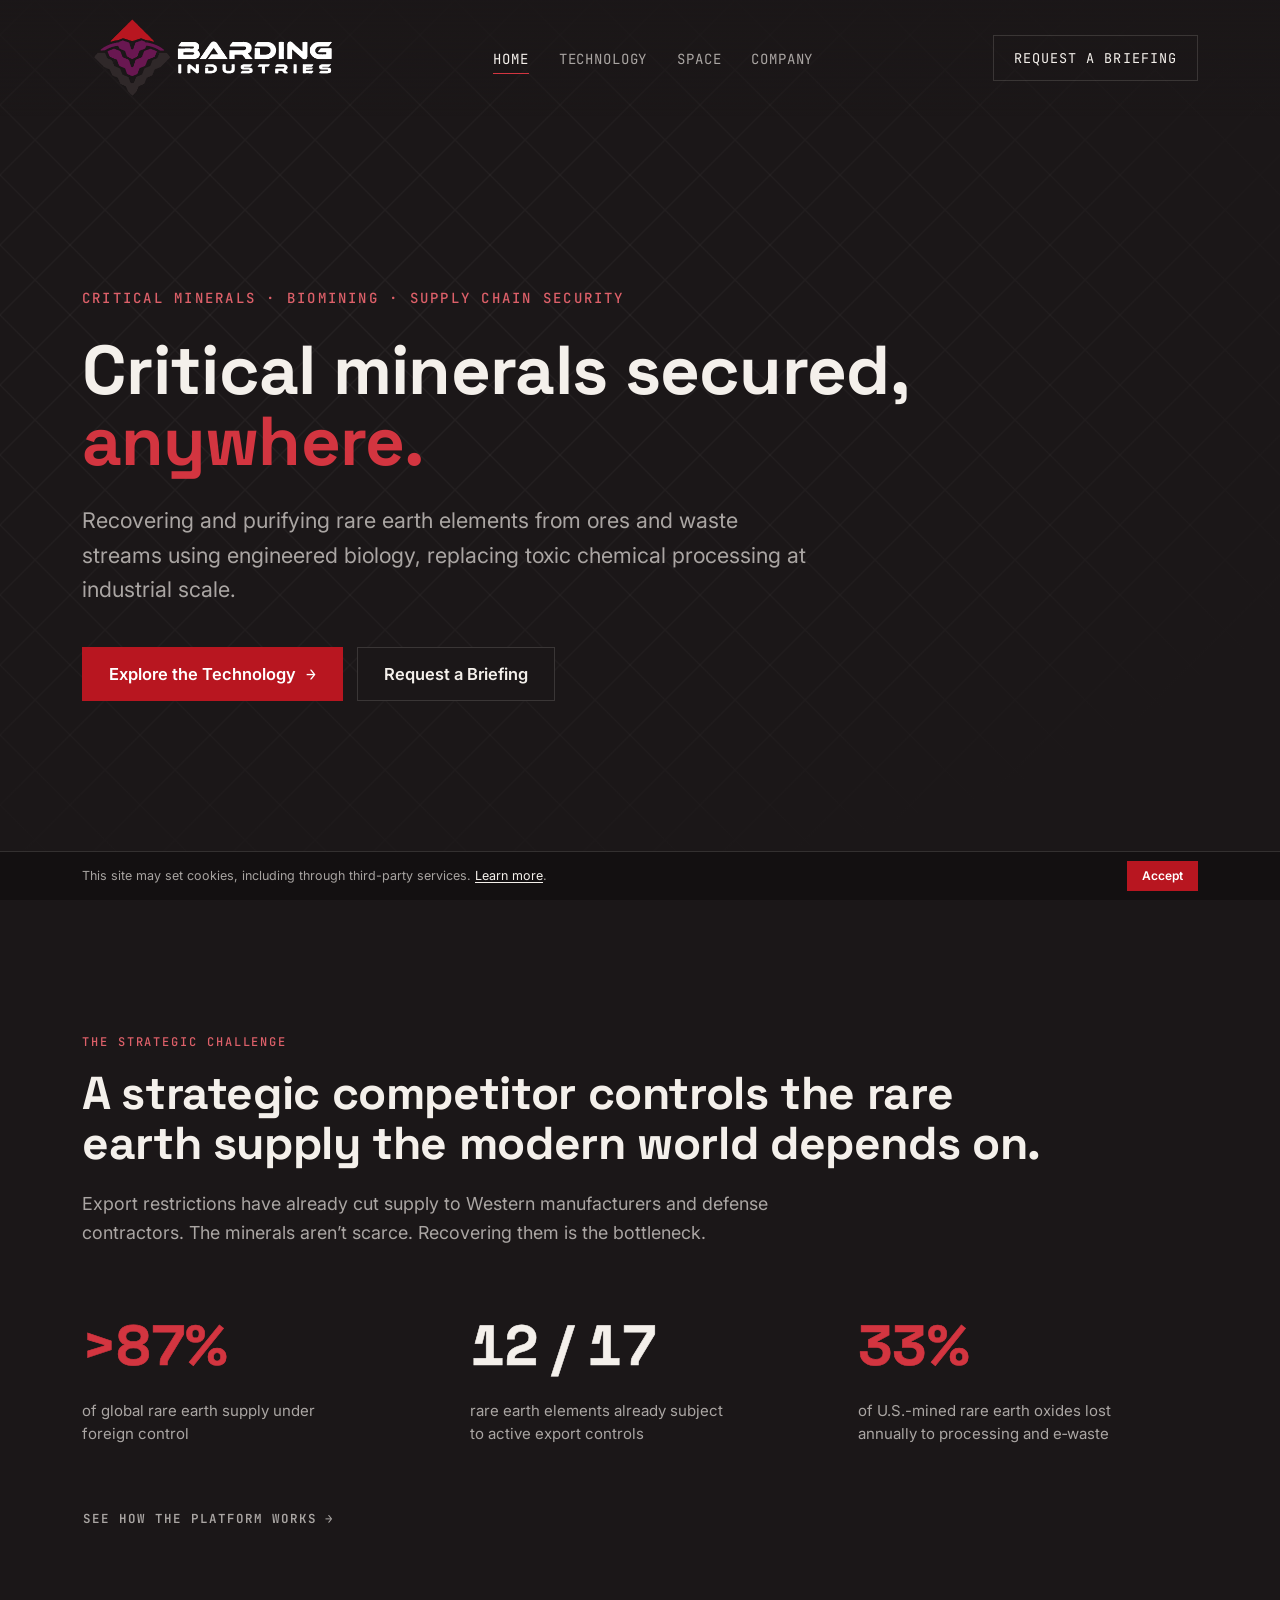
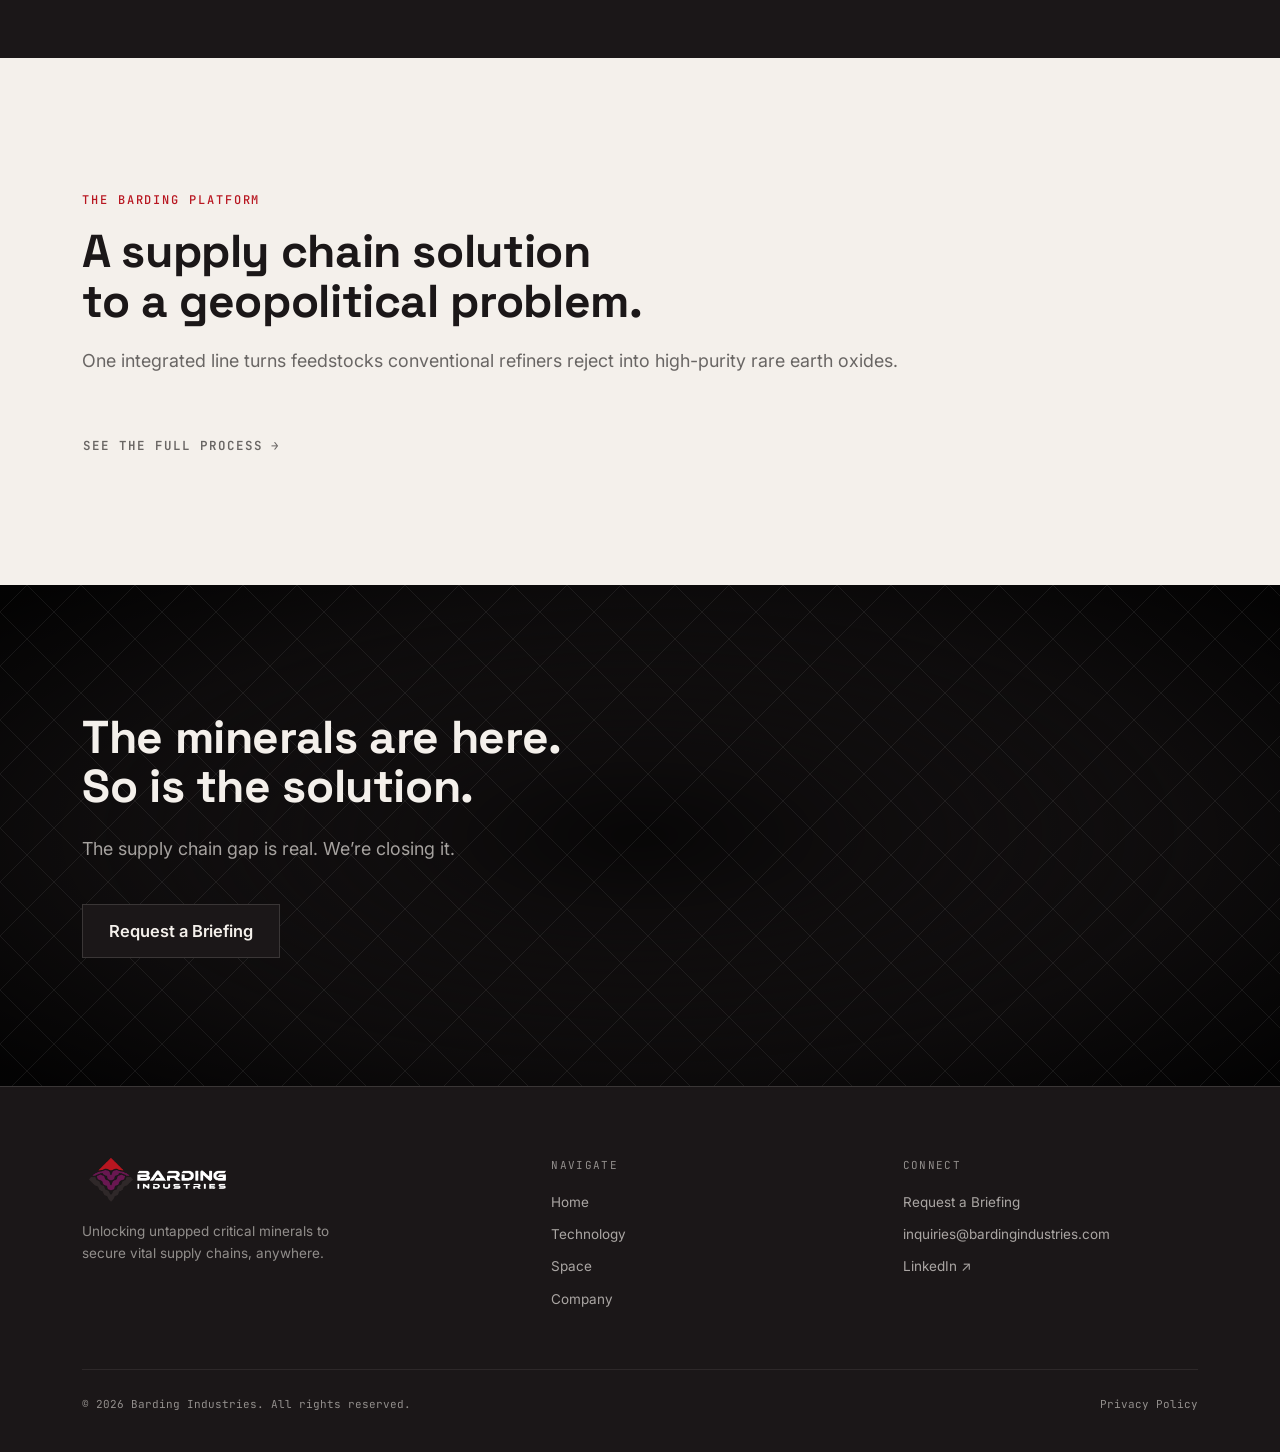
<file: index.html>
<!DOCTYPE html>
<html lang="en">
<head>
<meta charset="UTF-8" />
<meta name="viewport" content="width=device-width, initial-scale=1.0" />
<meta name="theme-color" content="#1b1718" />
<title>Barding Industries | Critical Minerals Secured, Anywhere</title>
<meta name="description" content="Barding Industries biologically extracts critical minerals from feedstocks conventional refiners reject, securing vital supply chains anywhere." />
<link rel="icon" type="image/png" sizes="32x32" href="assets/img/logo_sq.png" />
<link rel="apple-touch-icon" sizes="180x180" href="assets/img/logo_sq.png" />
<link rel="canonical" href="https://bardingindustries.com/" />
<meta property="og:type" content="website" />
<meta property="og:url" content="https://bardingindustries.com/" />
<meta property="og:title" content="Barding Industries | Critical Minerals Secured, Anywhere" />
<meta property="og:description" content="Barding Industries biologically extracts critical minerals from feedstocks conventional refiners reject, securing vital supply chains anywhere." />
<meta property="og:image" content="https://bardingindustries.com/assets/img/og-image.png" />
<meta name="twitter:card" content="summary_large_image" />
<meta name="twitter:title" content="Barding Industries | Critical Minerals Secured, Anywhere" />
<meta name="twitter:description" content="Barding Industries biologically extracts critical minerals from feedstocks conventional refiners reject, securing vital supply chains anywhere." />
<meta name="twitter:image" content="https://bardingindustries.com/assets/img/og-image.png" />
<link rel="preconnect" href="https://fonts.googleapis.com" />
<link rel="preconnect" href="https://fonts.gstatic.com" crossorigin />
<link rel="stylesheet" href="https://fonts.googleapis.com/css2?family=Space+Grotesk:wght@500;600;700&family=Inter:wght@400;500;600&family=JetBrains+Mono:wght@400;500;700&display=swap" />
<link rel="stylesheet" href="assets/css/styles.css?v=20260929p" />
<script type="application/ld+json">
{
  "@context": "https://schema.org",
  "@type": "Organization",
  "name": "Barding Industries",
  "url": "https://bardingindustries.com/",
  "logo": "https://bardingindustries.com/assets/img/logo.png",
  "description": "Barding Industries biologically extracts critical minerals from feedstocks conventional refiners reject, securing vital supply chains anywhere.",
  "sameAs": [
    "https://www.linkedin.com/company/bardingindustries"
  ]
}
</script>
</head>
<body>

<a class="skip-link" href="#main-content">Skip to content</a>

<nav id="navbar" aria-label="Main navigation">
  <div class="container nav-inner">
    <a class="nav-brand" href="index.html">
      <img class="nav-logo" src="assets/img/logo.png" alt="Barding Industries" />
    </a>
    <ul class="nav-links" id="nav-links" role="list">
      <li><a href="index.html" data-nav="index.html">Home</a></li>
      <li><a href="technology.html" data-nav="technology.html">Technology</a></li>
      <li><a href="space.html" data-nav="space.html">Space</a></li>
      <li><a href="company.html" data-nav="company.html">Company</a></li>
      <li><button class="btn btn-secondary nav-briefing-btn-mobile" data-modal-open="">Request a Briefing</button></li>
    </ul>
    <div class="nav-right">
      <button class="nav-briefing-btn" data-modal-open="">Request a Briefing</button>
      <button class="nav-toggle" id="nav-toggle" aria-label="Toggle menu" aria-expanded="false">
        <span></span><span></span><span></span>
      </button>
    </div>
  </div>
</nav>

<main id="main-content">

  <!-- ============ HERO ============ -->
  <section class="hero on-ink" id="home-hero" data-diamond-cursor>
    <div class="grid-diamond" aria-hidden="true"></div>
    <div class="grid-diamond grid-diamond--plum" aria-hidden="true"></div>
    <div class="grid-diamond grid-diamond--crimson" aria-hidden="true"></div>
    <div class="hero-vignette" aria-hidden="true"></div>
    <div class="container hero-inner">
      <p class="eyebrow hero-eyebrow">Critical Minerals &middot; Biomining &middot; Supply Chain Security</p>
      <h1>Critical minerals secured, <br class="hero-break"><span class="accent">anywhere.</span></h1>
      <p class="hero-sub">Recovering and purifying rare earth elements from ores and waste streams using engineered biology, replacing toxic chemical processing at industrial scale.</p>
      <div class="btn-row">
        <a class="btn btn-primary" href="technology.html">Explore the Technology <span class="btn-arrow">&rarr;</span></a>
        <button class="btn btn-secondary" data-modal-open="">Request a Briefing</button>
      </div>
    </div>
  </section>

  <!-- ============ PROBLEM ============ -->
  <section class="on-ink section-pad">
    <div class="container">
      <div class="section-head reveal">
        <p class="eyebrow">The Strategic Challenge</p>
        <h2>A strategic competitor controls the rare earth supply the modern world depends on.</h2>
        <p class="body-lg" style="margin-top:20px;max-width:none;">Export restrictions have already cut supply to Western manufacturers and defense contractors. The minerals aren&rsquo;t scarce. Recovering them is the bottleneck.</p>
      </div>

      <div class="stat-grid">
        <div class="stat-cell reveal">
          <div class="stat-num"><span class="u">&gt;87%</span></div>
          <p class="stat-label">of global rare earth supply under foreign control</p>
        </div>
        <div class="stat-cell reveal reveal-d1">
          <div class="stat-num"><span>12 / 17</span></div>
          <p class="stat-label">rare earth elements already subject to active export controls</p>
        </div>
        <div class="stat-cell reveal reveal-d2">
          <div class="stat-num"><span class="u">33%</span></div>
          <p class="stat-label">of U.S.-mined rare earth oxides lost annually to processing and e&#8209;waste</p>
        </div>
      </div>

      <div style="margin-top:60px;">
        <a class="btn btn-ghost" href="technology.html">See how the platform works <span class="btn-arrow">&rarr;</span></a>
      </div>
    </div>
  </section>

  <!-- ============ PLATFORM TEASER ============ -->
  <section class="on-paper section-pad">
    <div class="container">
      <div class="section-head reveal">
        <p class="eyebrow">The Barding Platform</p>
        <h2>A supply chain solution to a geopolitical problem.</h2>
        <p class="body-lg" style="margin-top:20px;max-width:none;">One integrated line turns feedstocks conventional refiners reject into high-purity rare earth oxides.</p>
      </div>

      <div style="margin-top:40px;">
        <a class="btn btn-ghost" href="technology.html">See the full process <span class="btn-arrow">&rarr;</span></a>
      </div>
    </div>
  </section>

  <!-- ============ CLOSING CTA ============ -->
  <section class="on-ink cta-band">
    <div class="cta-band-vignette" aria-hidden="true"></div>
    <div class="grid-diamond cta-band-grid" aria-hidden="true"></div>
    <div class="container" style="position:relative;z-index:2;">
      <div class="reveal">
        <h2>The minerals are here.<br>So is the solution.</h2>
        <p class="body-lg">The supply chain gap is real. We&rsquo;re closing it.</p>
        <button class="btn btn-secondary" data-modal-open="">Request a Briefing</button>
      </div>
    </div>
  </section>

</main>

<footer>
  <div class="container">
    <div class="footer-grid">
      <div>
        <a class="footer-brand" href="index.html">
          <img src="assets/img/logo.png" alt="Barding Industries" loading="lazy" />
        </a>
        <p class="footer-tagline">Unlocking untapped critical minerals to secure vital supply chains, anywhere.</p>
      </div>
      <div>
        <p class="footer-col-title">Navigate</p>
        <nav class="footer-links" aria-label="Footer navigation">
          <a href="index.html">Home</a>
          <a href="technology.html">Technology</a>
          <a href="space.html">Space</a>
          <a href="company.html">Company</a>
        </nav>
      </div>
      <div>
        <p class="footer-col-title">Connect</p>
        <nav class="footer-links" aria-label="Footer connect links">
          <button type="button" data-modal-open="">Request a Briefing</button>
          <a href="mailto:inquiries@bardingindustries.com">inquiries@bardingindustries.com</a>
          <a href="https://www.linkedin.com/company/bardingindustries" target="_blank" rel="noopener noreferrer">LinkedIn &#8599;</a>
        </nav>
      </div>
    </div>
    <div class="footer-bottom">
      <span>&copy; <span id="copyright-year">2026</span> Barding Industries. All rights reserved.</span>
      <a href="privacy.html">Privacy Policy</a>
    </div>
  </div>
</footer>

<!-- ============ REQUEST A BRIEFING MODAL ============ -->
<div class="modal-scrim" id="briefing-modal" role="dialog" aria-modal="true" aria-labelledby="briefing-modal-title" inert>
  <div class="modal-card">
    <button class="modal-close" data-modal-close aria-label="Close">
      <svg viewBox="0 0 24 24" aria-hidden="true"><path d="M6 6l12 12M18 6L6 18"/></svg>
    </button>
    <p class="eyebrow">Request a Briefing</p>
    <h2 id="briefing-modal-title" style="margin-top:12px;">Let&rsquo;s talk.</h2>
    <p class="body">Tell us who you are and what you&rsquo;re looking for. A member of the team will follow up directly with the right materials.</p>

    <form id="briefing-form" action="https://submit-form.com/C2eAwaVFA" method="POST">
      <div class="form-grid">
        <div class="field">
          <label for="bf-name">Name</label>
          <input id="bf-name" type="text" name="Name" autocomplete="name" required />
        </div>
        <div class="field">
          <label for="bf-org">Organization</label>
          <input id="bf-org" type="text" name="Organization" autocomplete="organization" required />
        </div>
        <div class="field full">
          <label for="bf-email">Email</label>
          <input id="bf-email" type="email" name="Email" autocomplete="email" required />
        </div>
        <div class="field full">
          <label id="inquiry-type-label" for="inquiry-type-trigger">Inquiry type</label>
          <div class="select-custom" data-select>
            <button type="button" class="select-trigger" id="inquiry-type-trigger" aria-haspopup="listbox" aria-expanded="false" aria-labelledby="inquiry-type-label inquiry-type-trigger" aria-describedby="inquiry-type-error">
              <span class="select-trigger-label" data-select-label>Select one</span>
              <svg class="select-caret" viewBox="0 0 24 24" aria-hidden="true"><path d="M6 9l6 6 6-6"/></svg>
            </button>
            <ul class="select-listbox" role="listbox" tabindex="-1" aria-labelledby="inquiry-type-label" hidden>
              <li role="option" id="iq-opt-0" data-value="Investor" tabindex="-1">Investor</li>
              <li role="option" id="iq-opt-1" data-value="Government / Defense" tabindex="-1">Government / Defense</li>
              <li role="option" id="iq-opt-2" data-value="Potential partner" tabindex="-1">Potential partner</li>
              <li role="option" id="iq-opt-3" data-value="Press / Media" tabindex="-1">Press / Media</li>
              <li role="option" id="iq-opt-4" data-value="Other" tabindex="-1">Other</li>
            </ul>
            <input type="hidden" name="Inquiry_Type" id="inquiry-type" data-select-value>
          </div>
          <p class="select-error" id="inquiry-type-error" role="alert" data-select-error hidden>Please select an inquiry type.</p>
        </div>
        <div class="field full" id="inquiry-other-field" hidden>
          <label for="bf-inquiry-other">Please specify</label>
          <input type="text" id="bf-inquiry-other" autocomplete="off" />
        </div>
        <div class="field full">
          <label for="bf-message">Message</label>
          <textarea id="bf-message" name="Message" rows="4" required></textarea>
        </div>
      </div>
      <div style="position:absolute; left:-9999px; width:1px; height:1px; overflow:hidden;" aria-hidden="true">
        <label for="bf-hp">Leave this field empty</label>
        <input type="text" id="bf-hp" name="_honeypot" tabindex="-1" autocomplete="off" />
      </div>
      <button class="btn btn-primary" type="submit" style="justify-content:center;"><span data-submit-label>Submit request</span> <span class="btn-arrow">&rarr;</span></button>
      <p class="form-status" role="status" aria-live="polite"></p>
      <p class="modal-note">We don&rsquo;t send materials automatically. Every request gets a reply from a person on the team, typically within two business days.</p>
    </form>
  </div>
</div>

<!-- ============ COOKIE NOTICE ============ -->
<div class="cookie-bar" id="cookie-bar" role="region" aria-label="Cookie notice" inert>
  <div class="container cookie-bar-inner">
    <p>This site may set cookies, including through third-party services. <a href="privacy.html#s7">Learn more</a>.</p>
    <button class="btn btn-primary" id="cookie-accept" type="button">Accept</button>
  </div>
</div>

<button class="back-to-top" id="back-to-top" aria-label="Back to top" inert>
  <svg viewBox="0 0 24 24" aria-hidden="true"><polyline points="18 15 12 9 6 15"/></svg>
</button>

<script src="assets/js/main.js?v=20260929e"></script>
</body>
</html>
</file>
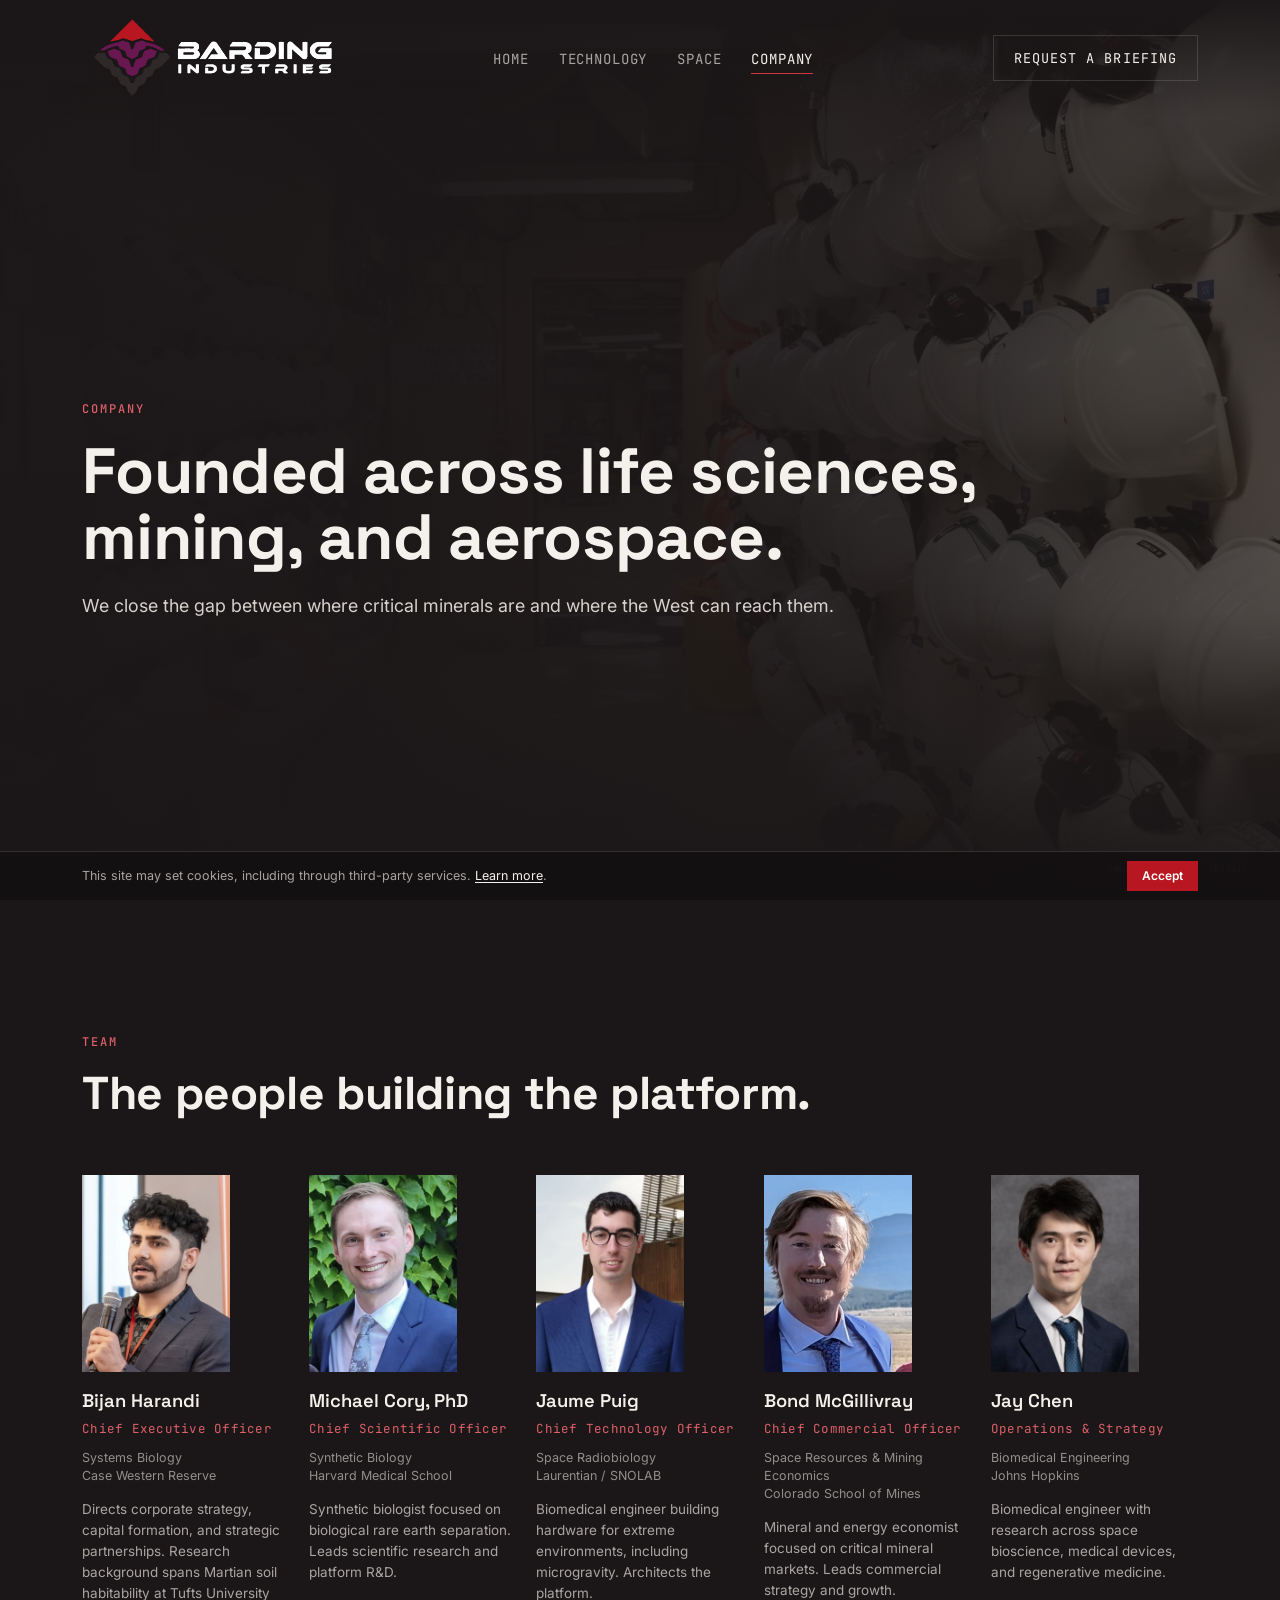
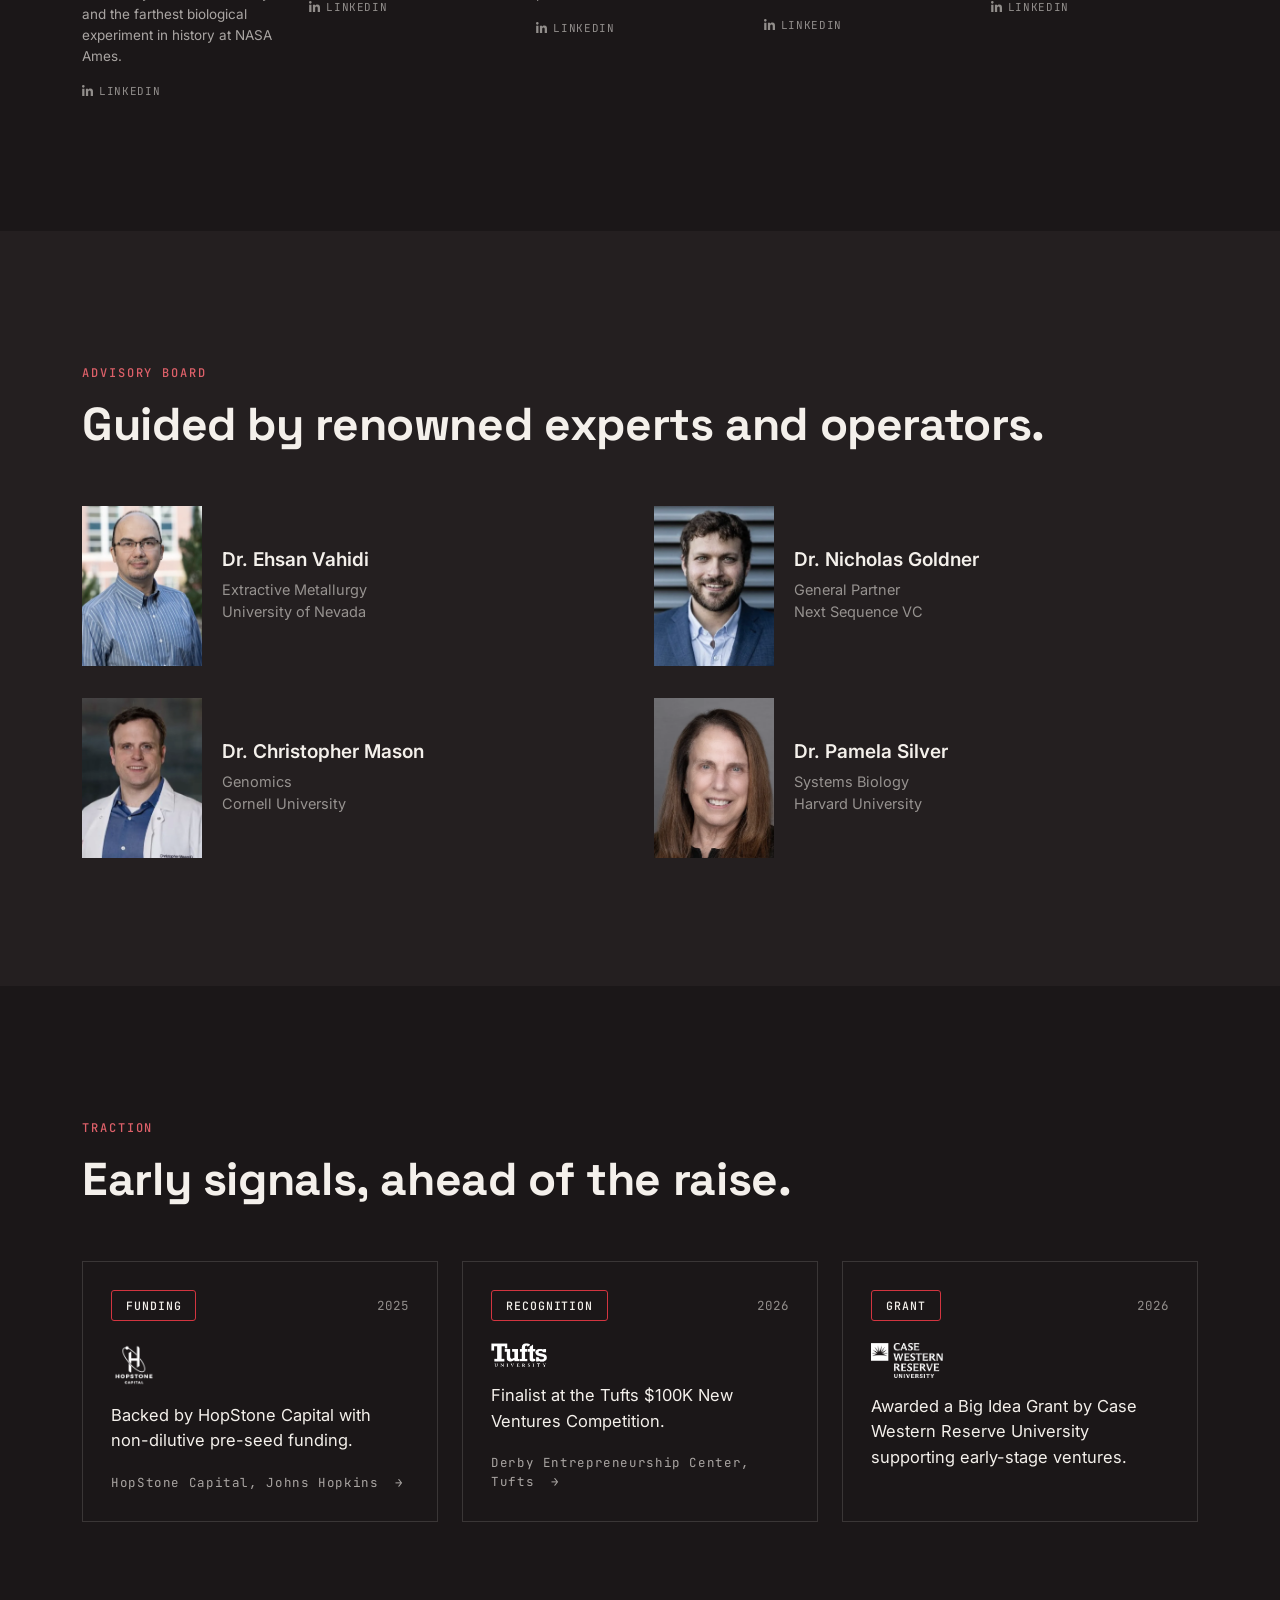
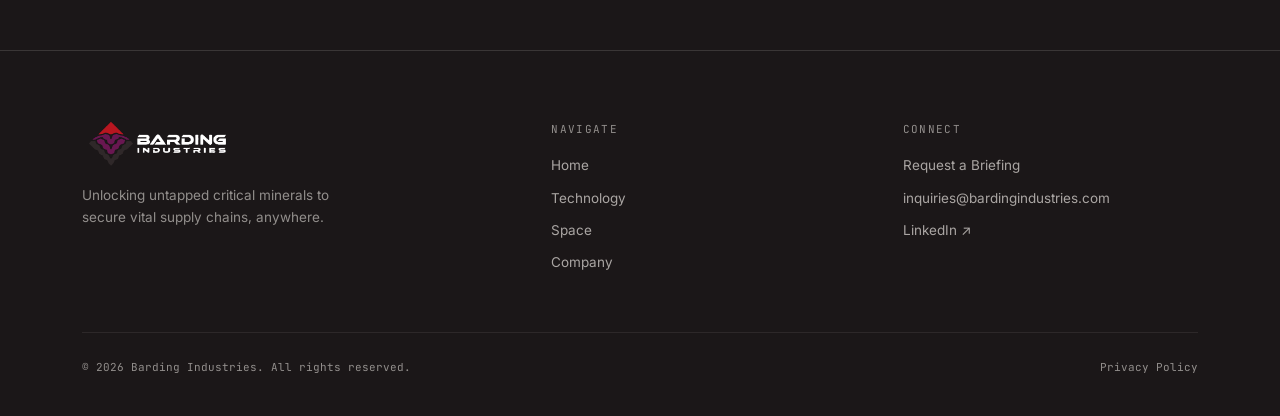
<file: company.html>
<!DOCTYPE html>
<html lang="en">
<head>
<meta charset="UTF-8" />
<meta name="viewport" content="width=device-width, initial-scale=1.0" />
<meta name="theme-color" content="#1b1718" />
<title>Company | Barding Industries</title>
<meta name="description" content="The team behind Barding Industries: scientists, engineers, miners, and business professionals building the biomining platform for critical minerals." />
<link rel="icon" type="image/png" sizes="32x32" href="assets/img/logo_sq.png" />
<link rel="apple-touch-icon" sizes="180x180" href="assets/img/logo_sq.png" />
<link rel="canonical" href="https://bardingindustries.com/company.html" />
<meta property="og:type" content="website" />
<meta property="og:url" content="https://bardingindustries.com/company.html" />
<meta property="og:title" content="Company | Barding Industries" />
<meta property="og:description" content="The team behind Barding Industries: scientists, engineers, miners, and business professionals building the biomining platform for critical minerals." />
<meta property="og:image" content="https://bardingindustries.com/assets/img/og-image.png" />
<meta name="twitter:card" content="summary_large_image" />
<meta name="twitter:title" content="Company | Barding Industries" />
<meta name="twitter:description" content="The team behind Barding Industries: scientists, engineers, miners, and business professionals building the biomining platform for critical minerals." />
<meta name="twitter:image" content="https://bardingindustries.com/assets/img/og-image.png" />
<link rel="preconnect" href="https://fonts.googleapis.com" />
<link rel="preconnect" href="https://fonts.gstatic.com" crossorigin />
<link rel="stylesheet" href="https://fonts.googleapis.com/css2?family=Space+Grotesk:wght@500;600;700&family=Inter:wght@400;500;600&family=JetBrains+Mono:wght@400;500;700&display=swap" />
<link rel="stylesheet" href="assets/css/styles.css?v=20260929p" />
</head>
<body>

<a class="skip-link" href="#main-content">Skip to content</a>

<nav id="navbar" aria-label="Main navigation">
  <div class="container nav-inner">
    <a class="nav-brand" href="index.html">
      <img class="nav-logo" src="assets/img/logo.png" alt="Barding Industries" />
    </a>
    <ul class="nav-links" id="nav-links" role="list">
      <li><a href="index.html" data-nav="index.html">Home</a></li>
      <li><a href="technology.html" data-nav="technology.html">Technology</a></li>
      <li><a href="space.html" data-nav="space.html">Space</a></li>
      <li><a href="company.html" data-nav="company.html">Company</a></li>
      <li><button class="btn btn-secondary nav-briefing-btn-mobile" data-modal-open="">Request a Briefing</button></li>
    </ul>
    <div class="nav-right">
      <button class="nav-briefing-btn" data-modal-open="">Request a Briefing</button>
      <button class="nav-toggle" id="nav-toggle" aria-label="Toggle menu" aria-expanded="false">
        <span></span><span></span><span></span>
      </button>
    </div>
  </div>
</nav>

<main id="main-content">

  <!-- ============ PAGE HERO ============ -->
  <section class="page-hero on-ink company-hero-photo">
    <img class="page-hero-photo" src="assets/img/team-rack.webp" alt="" aria-hidden="true" fetchpriority="high">
    <div class="page-hero-scrim" aria-hidden="true"></div>
    <p class="page-hero-credit">SNOLAB &middot; Sudbury, Ontario</p>
    <div class="container" style="position:relative;z-index:2;">
      <p class="eyebrow reveal">Company</p>
      <h1 class="reveal reveal-d1" style="margin-top:20px;">Founded across life sciences, mining, and aerospace.</h1>
      <p class="body-lg reveal reveal-d2" style="max-width:none;">We close the gap between where critical minerals are and where the West can reach them.</p>
    </div>
  </section>

  <!-- ============ TEAM ============ -->
  <section class="on-ink section-pad">
    <div class="container">
      <div class="section-head reveal">
        <p class="eyebrow">Team</p>
        <h2>The people building the platform.</h2>
      </div>

      <div class="team-grid">
        <div class="team-card reveal">
          <div class="team-photo-wrap">
            <img class="team-photo" src="assets/img/team/bharandi-ceo.webp" alt="Bijan Harandi" loading="lazy" />
          </div>
          <h3 class="team-name">Bijan Harandi</h3>
          <p class="team-role">Chief Executive Officer</p>
          <p class="team-credential">Systems Biology<br>Case Western Reserve</p>
          <p class="team-bio">Directs corporate strategy, capital formation, and strategic partnerships. Research background spans Martian soil habitability at Tufts University and the farthest biological experiment in history at NASA Ames.</p>
          <a class="team-linkedin" href="https://linkedin.com/in/bijan-harandi/" target="_blank" rel="noopener noreferrer"><svg class="linkedin-icon" viewBox="0 0 448 512" aria-hidden="true"><path fill="currentColor" d="M100.28 448H7.4V148.9h92.88zM53.79 108.1C24.09 108.1 0 83.5 0 53.19a53.19 53.19 0 0 1 106.38 0c0 30.31-24.1 54.91-52.59 54.91zM447.9 448h-92.68V302.4c0-34.7-.7-79.34-48.29-79.34-48.29 0-55.69 37.7-55.69 76.66V448h-92.78V148.9h89.08v40.8h1.3c12.4-23.5 42.7-48.3 87.9-48.3 94 0 111.28 61.9 111.28 142.3z"/></svg> LinkedIn</a>
        </div>

        <div class="team-card reveal reveal-d1">
          <div class="team-photo-wrap">
            <img class="team-photo" src="assets/img/team/mcory-cso.webp" alt="Dr. Michael Cory" loading="lazy" />
          </div>
          <h3 class="team-name">Michael Cory, PhD</h3>
          <p class="team-role">Chief Scientific Officer</p>
          <p class="team-credential">Synthetic Biology<br>Harvard Medical School</p>
          <p class="team-bio">Synthetic biologist focused on biological rare earth separation. Leads scientific research and platform R&amp;D.</p>
          <a class="team-linkedin" href="https://linkedin.com/in/michaelcorybiochem/" target="_blank" rel="noopener noreferrer"><svg class="linkedin-icon" viewBox="0 0 448 512" aria-hidden="true"><path fill="currentColor" d="M100.28 448H7.4V148.9h92.88zM53.79 108.1C24.09 108.1 0 83.5 0 53.19a53.19 53.19 0 0 1 106.38 0c0 30.31-24.1 54.91-52.59 54.91zM447.9 448h-92.68V302.4c0-34.7-.7-79.34-48.29-79.34-48.29 0-55.69 37.7-55.69 76.66V448h-92.78V148.9h89.08v40.8h1.3c12.4-23.5 42.7-48.3 87.9-48.3 94 0 111.28 61.9 111.28 142.3z"/></svg> LinkedIn</a>
        </div>

        <div class="team-card reveal reveal-d2">
          <div class="team-photo-wrap">
            <img class="team-photo" src="assets/img/team/jpuig-cto.webp" alt="Jaume Puig" loading="lazy" />
          </div>
          <h3 class="team-name">Jaume Puig</h3>
          <p class="team-role">Chief Technology Officer</p>
          <p class="team-credential">Space Radiobiology<br>Laurentian / SNOLAB</p>
          <p class="team-bio">Biomedical engineer building hardware for extreme environments, including microgravity. Architects the platform.</p>
          <a class="team-linkedin" href="https://linkedin.com/in/jaume-puig/" target="_blank" rel="noopener noreferrer"><svg class="linkedin-icon" viewBox="0 0 448 512" aria-hidden="true"><path fill="currentColor" d="M100.28 448H7.4V148.9h92.88zM53.79 108.1C24.09 108.1 0 83.5 0 53.19a53.19 53.19 0 0 1 106.38 0c0 30.31-24.1 54.91-52.59 54.91zM447.9 448h-92.68V302.4c0-34.7-.7-79.34-48.29-79.34-48.29 0-55.69 37.7-55.69 76.66V448h-92.78V148.9h89.08v40.8h1.3c12.4-23.5 42.7-48.3 87.9-48.3 94 0 111.28 61.9 111.28 142.3z"/></svg> LinkedIn</a>
        </div>

        <div class="team-card reveal reveal-d3">
          <div class="team-photo-wrap">
            <img class="team-photo" src="assets/img/team/bmcgillivray-cco.webp" alt="Bond McGillivray" loading="lazy" />
          </div>
          <h3 class="team-name">Bond McGillivray</h3>
          <p class="team-role">Chief Commercial Officer</p>
          <p class="team-credential">Space Resources &amp; Mining Economics<br>Colorado School of Mines</p>
          <p class="team-bio">Mineral and energy economist focused on critical mineral markets. Leads commercial strategy and growth.</p>
          <a class="team-linkedin" href="https://linkedin.com/in/bondmcgillivray/" target="_blank" rel="noopener noreferrer"><svg class="linkedin-icon" viewBox="0 0 448 512" aria-hidden="true"><path fill="currentColor" d="M100.28 448H7.4V148.9h92.88zM53.79 108.1C24.09 108.1 0 83.5 0 53.19a53.19 53.19 0 0 1 106.38 0c0 30.31-24.1 54.91-52.59 54.91zM447.9 448h-92.68V302.4c0-34.7-.7-79.34-48.29-79.34-48.29 0-55.69 37.7-55.69 76.66V448h-92.78V148.9h89.08v40.8h1.3c12.4-23.5 42.7-48.3 87.9-48.3 94 0 111.28 61.9 111.28 142.3z"/></svg> LinkedIn</a>
        </div>

        <div class="team-card reveal reveal-d3">
          <div class="team-photo-wrap">
            <img class="team-photo" src="assets/img/team/jchen-ops.webp" alt="Jay Chen" loading="lazy" />
          </div>
          <h3 class="team-name">Jay Chen</h3>
          <p class="team-role">Operations &amp; Strategy</p>
          <p class="team-credential">Biomedical Engineering<br>Johns Hopkins</p>
          <p class="team-bio">Biomedical engineer with research across space bioscience, medical devices, and regenerative medicine.</p>
          <a class="team-linkedin" href="https://linkedin.com/in/jay-chen-89a9311a8/" target="_blank" rel="noopener noreferrer"><svg class="linkedin-icon" viewBox="0 0 448 512" aria-hidden="true"><path fill="currentColor" d="M100.28 448H7.4V148.9h92.88zM53.79 108.1C24.09 108.1 0 83.5 0 53.19a53.19 53.19 0 0 1 106.38 0c0 30.31-24.1 54.91-52.59 54.91zM447.9 448h-92.68V302.4c0-34.7-.7-79.34-48.29-79.34-48.29 0-55.69 37.7-55.69 76.66V448h-92.78V148.9h89.08v40.8h1.3c12.4-23.5 42.7-48.3 87.9-48.3 94 0 111.28 61.9 111.28 142.3z"/></svg> LinkedIn</a>
        </div>
      </div>
    </div>
  </section>

  <!-- ============ ADVISORY BOARD ============ -->
  <section class="on-ink-surface section-pad">
    <div class="container">
      <div class="section-head reveal">
        <p class="eyebrow">Advisory Board</p>
        <h2>Guided by renowned experts and operators.</h2>
      </div>

      <div class="advisory-grid reveal reveal-d1">
        <div class="advisory-card">
          <div class="advisory-avatar"><img src="assets/img/advisors/evahidi-adv.webp" alt="Dr. Ehsan Vahidi" loading="lazy" /></div>
          <div>
            <h3 class="advisory-name">Dr. Ehsan Vahidi</h3>
            <p class="advisory-role">Extractive Metallurgy<br>University of Nevada</p>
          </div>
        </div>
        <div class="advisory-card">
          <div class="advisory-avatar"><img src="assets/img/advisors/ngoldner-adv.webp" alt="Dr. Nicholas Goldner" loading="lazy" /></div>
          <div>
            <h3 class="advisory-name">Dr. Nicholas Goldner</h3>
            <p class="advisory-role">General Partner<br>Next Sequence VC</p>
          </div>
        </div>
        <div class="advisory-card">
          <div class="advisory-avatar"><img src="assets/img/advisors/cmason_adv.webp" alt="Dr. Christopher Mason" loading="lazy" /></div>
          <div>
            <h3 class="advisory-name">Dr. Christopher Mason</h3>
            <p class="advisory-role">Genomics<br>Cornell University</p>
          </div>
        </div>
        <div class="advisory-card">
          <div class="advisory-avatar"><img src="assets/img/advisors/psilver_adv.webp" alt="Dr. Pamela Silver" loading="lazy" /></div>
          <div>
            <h3 class="advisory-name">Dr. Pamela Silver</h3>
            <p class="advisory-role">Systems Biology<br>Harvard University</p>
          </div>
        </div>
      </div>
    </div>
  </section>

  <!-- ============ TRACTION ============ -->
  <section class="on-ink section-pad">
    <div class="container">
      <div class="section-head reveal">
        <p class="eyebrow">Traction</p>
        <h2>Early signals, ahead of the raise.</h2>
      </div>

      <div class="traction-strip reveal reveal-d1 traction-strip--trio">
        <div class="traction-card">
          <div class="traction-card-head">
            <span class="traction-tag">Funding</span>
            <span class="traction-year">2025</span>
          </div>
          <div class="traction-card-content">
            <img class="traction-logo traction-logo--hopstone" src="assets/img/supporters/hopstone-logo.png" alt="HopStone Capital" loading="lazy" />
            <div class="traction-card-text">
              <p>Backed by HopStone Capital with non-dilutive pre-seed funding.</p>
              <a class="traction-link" href="https://hopstonecapital.org/portfolio" target="_blank" rel="noopener noreferrer">HopStone Capital, Johns Hopkins <span class="btn-arrow">&rarr;</span></a>
            </div>
          </div>
        </div>
        <div class="traction-card">
          <div class="traction-card-head">
            <span class="traction-tag">Recognition</span>
            <span class="traction-year">2026</span>
          </div>
          <div class="traction-card-content">
            <img class="traction-logo traction-logo--tufts" src="assets/img/supporters/tufts-logo.png" alt="Tufts University" loading="lazy" />
            <div class="traction-card-text">
              <p>Finalist at the Tufts $100K New Ventures Competition.</p>
              <a class="traction-link" href="https://gordon.tufts.edu/news-events/news/winners-announced-2026-tufts-new-ventures-competition-finals" target="_blank" rel="noopener noreferrer">Derby Entrepreneurship Center, Tufts <span class="btn-arrow">&rarr;</span></a>
            </div>
          </div>
        </div>
        <div class="traction-card">
          <div class="traction-card-head">
            <span class="traction-tag">Grant</span>
            <span class="traction-year">2026</span>
          </div>
          <div class="traction-card-content">
            <img class="traction-logo traction-logo--cwru" src="assets/img/supporters/cwru-logo.png" alt="Case Western Reserve University" loading="lazy" />
            <div class="traction-card-text">
              <p>Awarded a Big Idea Grant by Case Western Reserve University supporting early-stage ventures.</p>
            </div>
          </div>
        </div>
      </div>
    </div>
  </section>


</main>

<footer>
  <div class="container">
    <div class="footer-grid">
      <div>
        <a class="footer-brand" href="index.html">
          <img src="assets/img/logo.png" alt="Barding Industries" loading="lazy" />
        </a>
        <p class="footer-tagline">Unlocking untapped critical minerals to secure vital supply chains, anywhere.</p>
      </div>
      <div>
        <p class="footer-col-title">Navigate</p>
        <nav class="footer-links" aria-label="Footer navigation">
          <a href="index.html">Home</a>
          <a href="technology.html">Technology</a>
          <a href="space.html">Space</a>
          <a href="company.html">Company</a>
        </nav>
      </div>
      <div>
        <p class="footer-col-title">Connect</p>
        <nav class="footer-links" aria-label="Footer connect links">
          <button type="button" data-modal-open="">Request a Briefing</button>
          <a href="mailto:inquiries@bardingindustries.com">inquiries@bardingindustries.com</a>
          <a href="https://www.linkedin.com/company/bardingindustries" target="_blank" rel="noopener noreferrer">LinkedIn &#8599;</a>
        </nav>
      </div>
    </div>
    <div class="footer-bottom">
      <span>&copy; <span id="copyright-year">2026</span> Barding Industries. All rights reserved.</span>
      <a href="privacy.html">Privacy Policy</a>
    </div>
  </div>
</footer>

<!-- ============ REQUEST A BRIEFING MODAL ============ -->
<div class="modal-scrim" id="briefing-modal" role="dialog" aria-modal="true" aria-labelledby="briefing-modal-title" inert>
  <div class="modal-card">
    <button class="modal-close" data-modal-close aria-label="Close">
      <svg viewBox="0 0 24 24" aria-hidden="true"><path d="M6 6l12 12M18 6L6 18"/></svg>
    </button>
    <p class="eyebrow">Request a Briefing</p>
    <h2 id="briefing-modal-title" style="margin-top:12px;">Let&rsquo;s talk.</h2>
    <p class="body">Tell us who you are and what you&rsquo;re looking for. A member of the team will follow up directly with the right materials.</p>

    <form id="briefing-form" action="https://submit-form.com/C2eAwaVFA" method="POST">
      <div class="form-grid">
        <div class="field">
          <label for="bf-name">Name</label>
          <input id="bf-name" type="text" name="Name" autocomplete="name" required />
        </div>
        <div class="field">
          <label for="bf-org">Organization</label>
          <input id="bf-org" type="text" name="Organization" autocomplete="organization" required />
        </div>
        <div class="field full">
          <label for="bf-email">Email</label>
          <input id="bf-email" type="email" name="Email" autocomplete="email" required />
        </div>
        <div class="field full">
          <label id="inquiry-type-label" for="inquiry-type-trigger">Inquiry type</label>
          <div class="select-custom" data-select>
            <button type="button" class="select-trigger" id="inquiry-type-trigger" aria-haspopup="listbox" aria-expanded="false" aria-labelledby="inquiry-type-label inquiry-type-trigger" aria-describedby="inquiry-type-error">
              <span class="select-trigger-label" data-select-label>Select one</span>
              <svg class="select-caret" viewBox="0 0 24 24" aria-hidden="true"><path d="M6 9l6 6 6-6"/></svg>
            </button>
            <ul class="select-listbox" role="listbox" tabindex="-1" aria-labelledby="inquiry-type-label" hidden>
              <li role="option" id="iq-opt-0" data-value="Investor" tabindex="-1">Investor</li>
              <li role="option" id="iq-opt-1" data-value="Government / Defense" tabindex="-1">Government / Defense</li>
              <li role="option" id="iq-opt-2" data-value="Potential partner" tabindex="-1">Potential partner</li>
              <li role="option" id="iq-opt-3" data-value="Press / Media" tabindex="-1">Press / Media</li>
              <li role="option" id="iq-opt-4" data-value="Other" tabindex="-1">Other</li>
            </ul>
            <input type="hidden" name="Inquiry_Type" id="inquiry-type" data-select-value>
          </div>
          <p class="select-error" id="inquiry-type-error" role="alert" data-select-error hidden>Please select an inquiry type.</p>
        </div>
        <div class="field full" id="inquiry-other-field" hidden>
          <label for="bf-inquiry-other">Please specify</label>
          <input type="text" id="bf-inquiry-other" autocomplete="off" />
        </div>
        <div class="field full">
          <label for="bf-message">Message</label>
          <textarea id="bf-message" name="Message" rows="4" required></textarea>
        </div>
      </div>
      <div style="position:absolute; left:-9999px; width:1px; height:1px; overflow:hidden;" aria-hidden="true">
        <label for="bf-hp">Leave this field empty</label>
        <input type="text" id="bf-hp" name="_honeypot" tabindex="-1" autocomplete="off" />
      </div>
      <button class="btn btn-primary" type="submit" style="justify-content:center;"><span data-submit-label>Submit request</span> <span class="btn-arrow">&rarr;</span></button>
      <p class="form-status" role="status" aria-live="polite"></p>
      <p class="modal-note">We don&rsquo;t send materials automatically. Every request gets a reply from a person on the team, typically within two business days.</p>
    </form>
  </div>
</div>

<!-- ============ COOKIE NOTICE ============ -->
<div class="cookie-bar" id="cookie-bar" role="region" aria-label="Cookie notice" inert>
  <div class="container cookie-bar-inner">
    <p>This site may set cookies, including through third-party services. <a href="privacy.html#s7">Learn more</a>.</p>
    <button class="btn btn-primary" id="cookie-accept" type="button">Accept</button>
  </div>
</div>

<button class="back-to-top" id="back-to-top" aria-label="Back to top" inert>
  <svg viewBox="0 0 24 24" aria-hidden="true"><polyline points="18 15 12 9 6 15"/></svg>
</button>

<script src="assets/js/main.js?v=20260929e"></script>
</body>
</html>
</file>
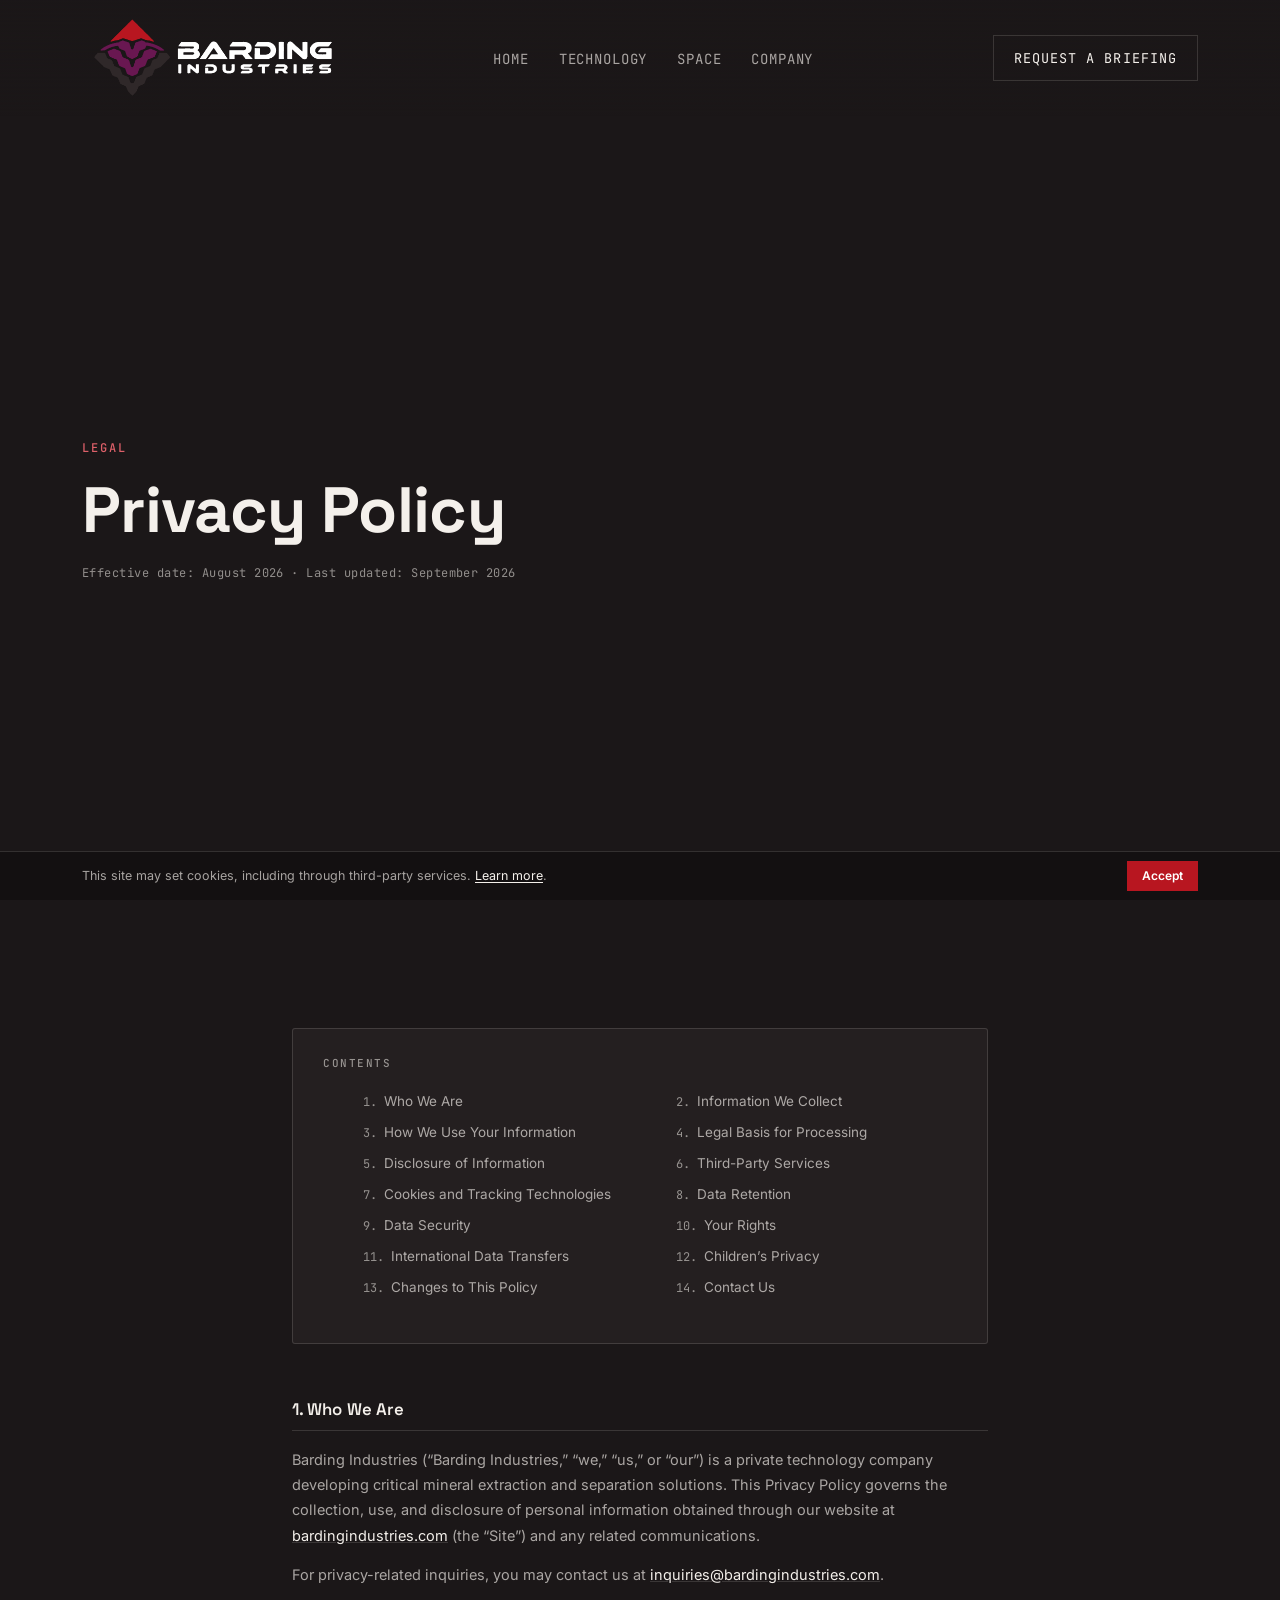
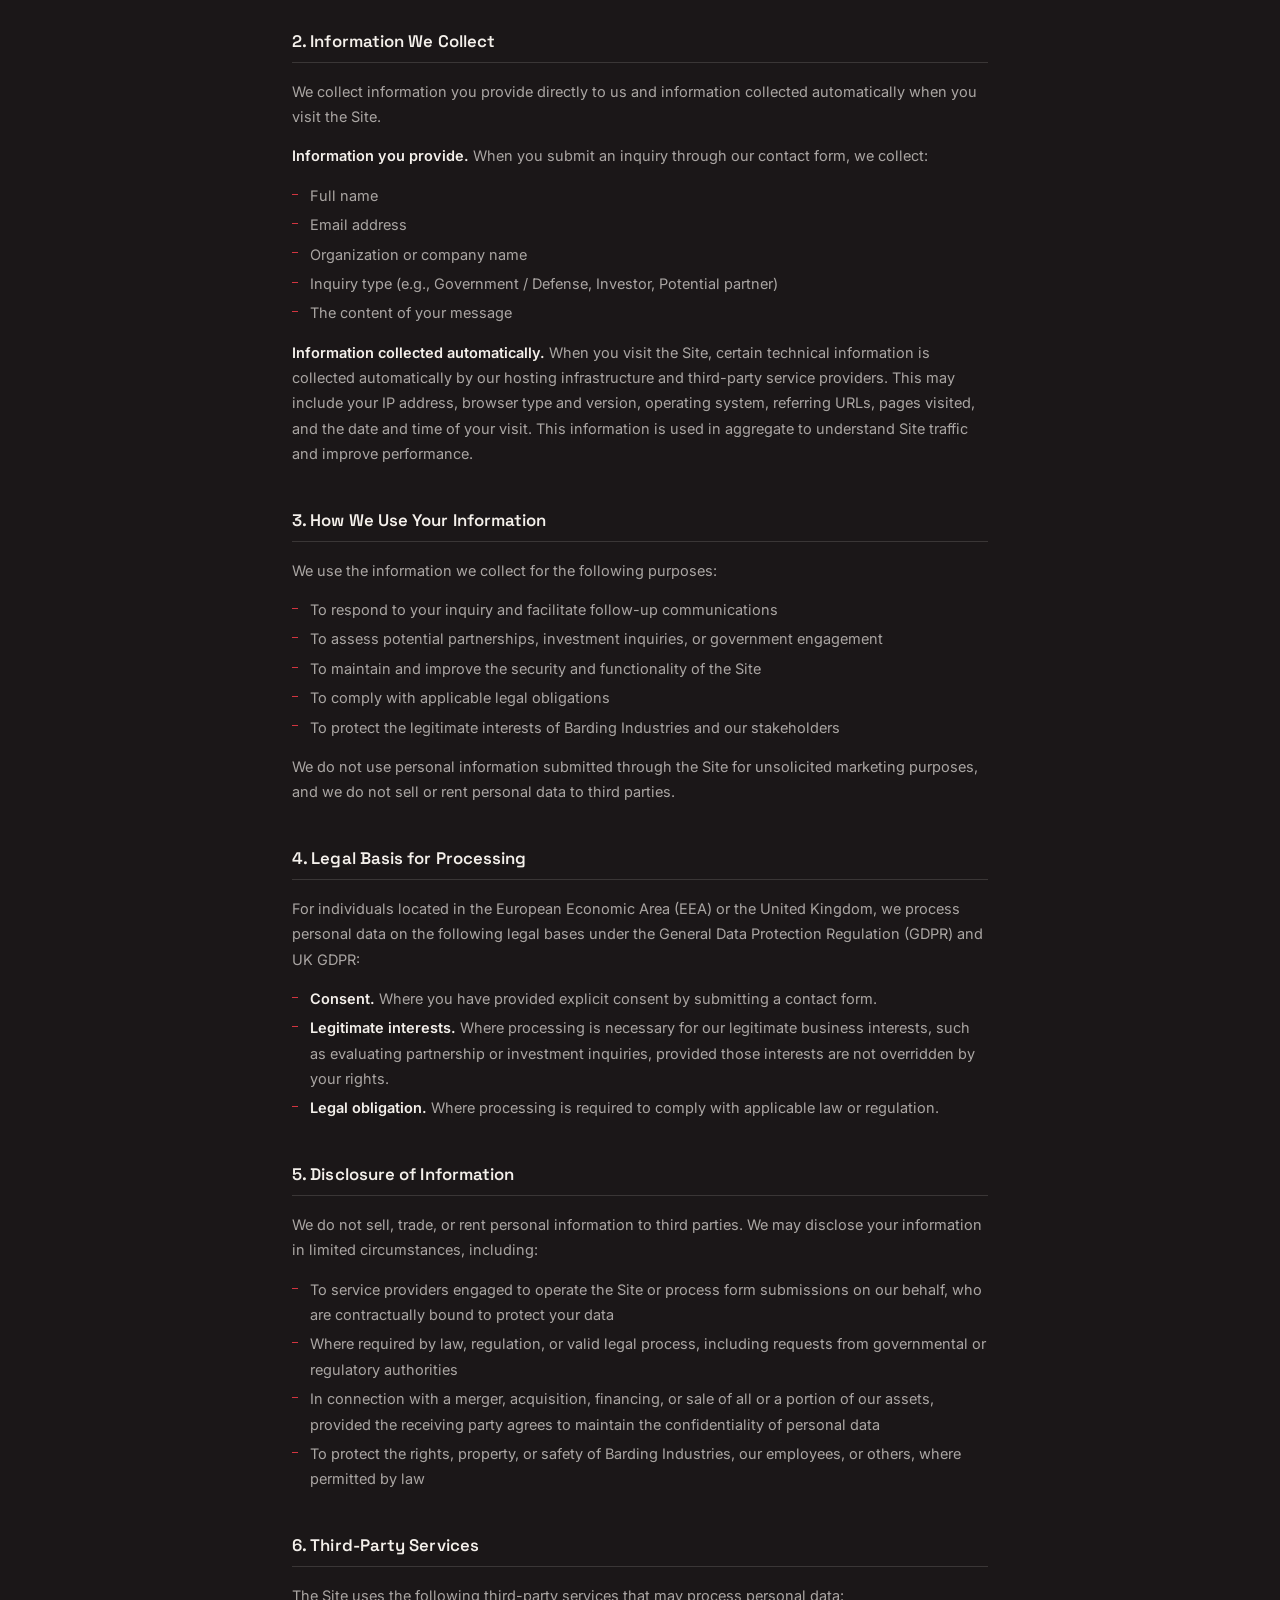
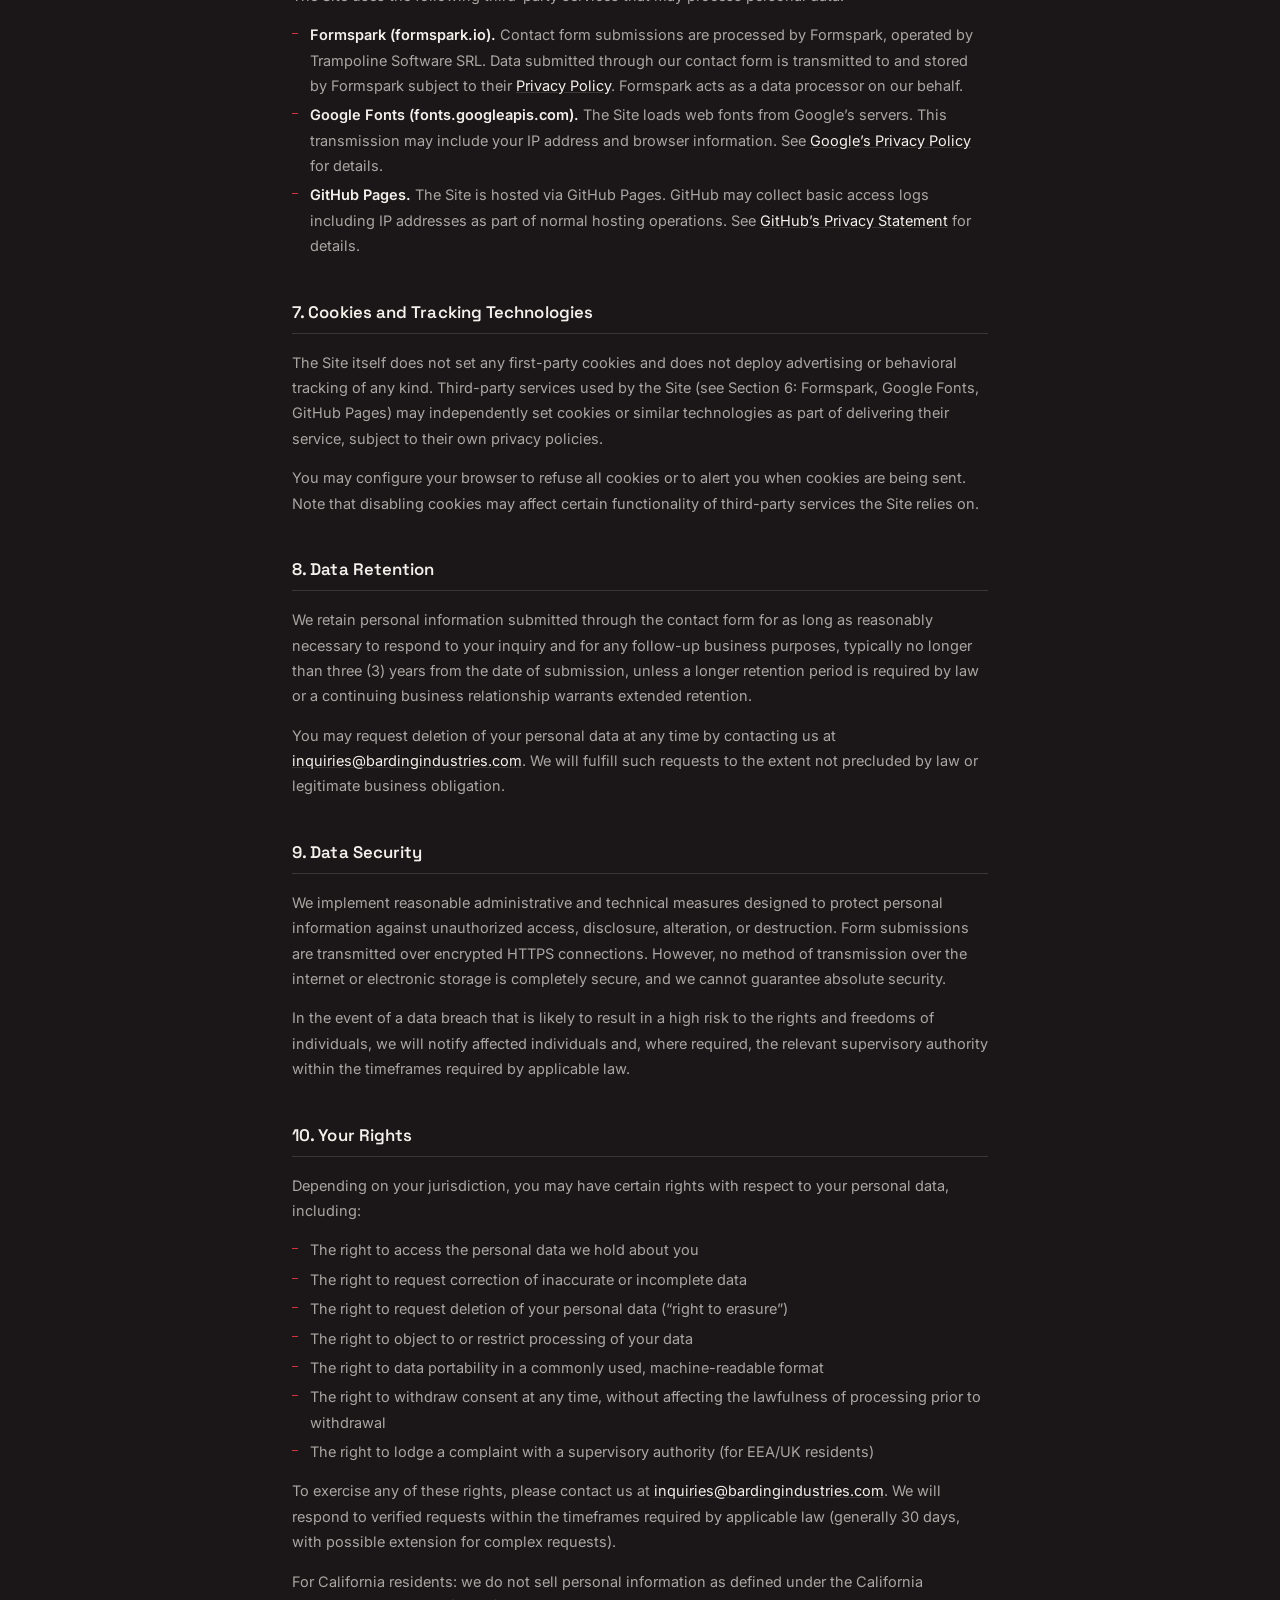
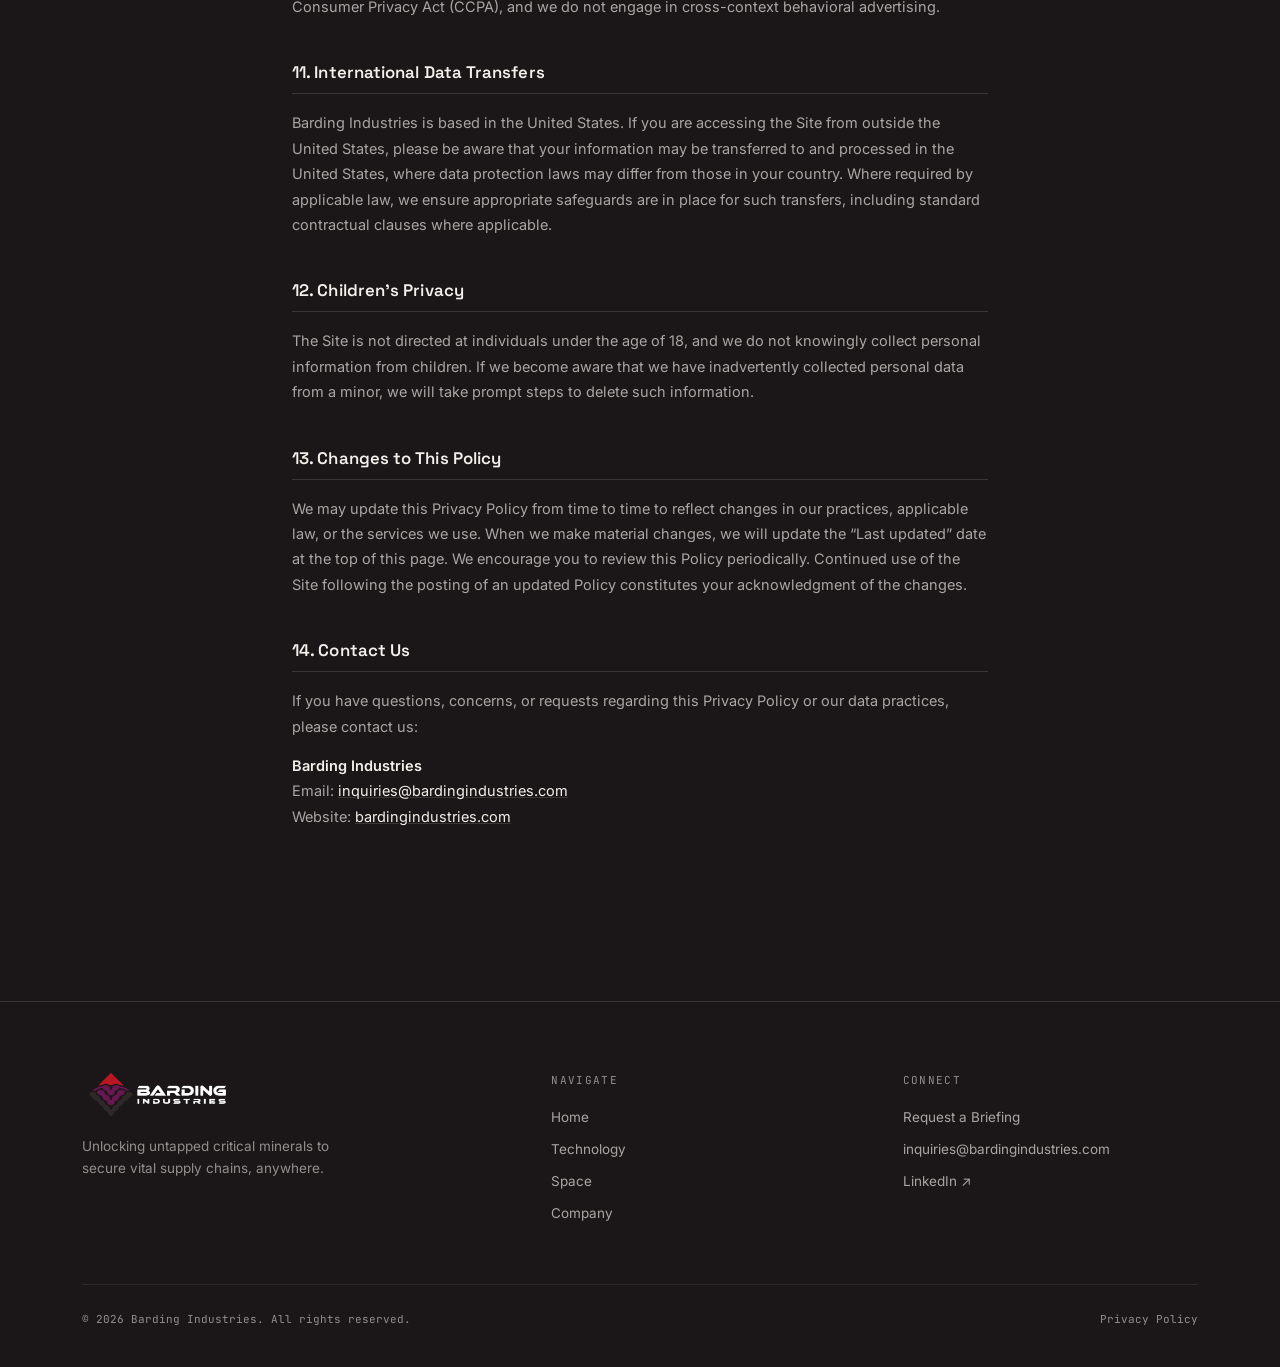
<file: privacy.html>
<!DOCTYPE html>
<html lang="en">
<head>
<meta charset="UTF-8" />
<meta name="viewport" content="width=device-width, initial-scale=1.0" />
<meta name="theme-color" content="#1b1718" />
<title>Privacy Policy | Barding Industries</title>
<meta name="description" content="Privacy Policy for Barding Industries. How we collect, use, and protect information submitted through bardingindustries.com." />
<meta name="robots" content="noindex, follow" />
<link rel="icon" type="image/png" sizes="32x32" href="assets/img/logo_sq.png" />
<link rel="apple-touch-icon" sizes="180x180" href="assets/img/logo_sq.png" />
<link rel="canonical" href="https://bardingindustries.com/privacy.html" />
<meta property="og:type" content="website" />
<meta property="og:url" content="https://bardingindustries.com/privacy.html" />
<meta property="og:title" content="Privacy Policy | Barding Industries" />
<meta property="og:description" content="Privacy Policy for Barding Industries. How we collect, use, and protect information submitted through bardingindustries.com." />
<meta property="og:image" content="https://bardingindustries.com/assets/img/og-image.png" />
<meta name="twitter:card" content="summary_large_image" />
<meta name="twitter:title" content="Privacy Policy | Barding Industries" />
<meta name="twitter:description" content="Privacy Policy for Barding Industries. How we collect, use, and protect information submitted through bardingindustries.com." />
<meta name="twitter:image" content="https://bardingindustries.com/assets/img/og-image.png" />
<link rel="preconnect" href="https://fonts.googleapis.com" />
<link rel="preconnect" href="https://fonts.gstatic.com" crossorigin />
<link rel="stylesheet" href="https://fonts.googleapis.com/css2?family=Space+Grotesk:wght@500;600;700&family=Inter:wght@400;500;600&family=JetBrains+Mono:wght@400;500;700&display=swap" />
<link rel="stylesheet" href="assets/css/styles.css?v=20260929p" />
</head>
<body>

<a class="skip-link" href="#main-content">Skip to content</a>

<nav id="navbar" aria-label="Main navigation">
  <div class="container nav-inner">
    <a class="nav-brand" href="index.html">
      <img class="nav-logo" src="assets/img/logo.png" alt="Barding Industries" />
    </a>
    <ul class="nav-links" id="nav-links" role="list">
      <li><a href="index.html" data-nav="index.html">Home</a></li>
      <li><a href="technology.html" data-nav="technology.html">Technology</a></li>
      <li><a href="space.html" data-nav="space.html">Space</a></li>
      <li><a href="company.html" data-nav="company.html">Company</a></li>
      <li><button class="btn btn-secondary nav-briefing-btn-mobile" data-modal-open="">Request a Briefing</button></li>
    </ul>
    <div class="nav-right">
      <button class="nav-briefing-btn" data-modal-open="">Request a Briefing</button>
      <button class="nav-toggle" id="nav-toggle" aria-label="Toggle menu" aria-expanded="false">
        <span></span><span></span><span></span>
      </button>
    </div>
  </div>
</nav>

<main id="main-content">

  <!-- ============ PAGE HERO ============ -->
  <section class="page-hero on-ink">
    <div class="container">
      <p class="eyebrow reveal">Legal</p>
      <h1 class="reveal reveal-d1" style="margin-top:20px;">Privacy Policy</h1>
      <p class="policy-meta reveal reveal-d2">Effective date: August 2026 &middot; Last updated: September 2026</p>
    </div>
  </section>

  <!-- ============ POLICY BODY ============ -->
  <section class="on-ink section-pad">
    <div class="container container--narrow">

      <div class="policy-toc reveal">
        <p class="policy-toc-label">Contents</p>
        <ol>
          <li><a href="#s1">Who We Are</a></li>
          <li><a href="#s2">Information We Collect</a></li>
          <li><a href="#s3">How We Use Your Information</a></li>
          <li><a href="#s4">Legal Basis for Processing</a></li>
          <li><a href="#s5">Disclosure of Information</a></li>
          <li><a href="#s6">Third-Party Services</a></li>
          <li><a href="#s7">Cookies and Tracking Technologies</a></li>
          <li><a href="#s8">Data Retention</a></li>
          <li><a href="#s9">Data Security</a></li>
          <li><a href="#s10">Your Rights</a></li>
          <li><a href="#s11">International Data Transfers</a></li>
          <li><a href="#s12">Children&rsquo;s Privacy</a></li>
          <li><a href="#s13">Changes to This Policy</a></li>
          <li><a href="#s14">Contact Us</a></li>
        </ol>
      </div>

      <div class="policy-section reveal" id="s1">
        <h2>1. Who We Are</h2>
        <p>Barding Industries (&ldquo;Barding Industries,&rdquo; &ldquo;we,&rdquo; &ldquo;us,&rdquo; or &ldquo;our&rdquo;) is a private technology company developing critical mineral extraction and separation solutions. This Privacy Policy governs the collection, use, and disclosure of personal information obtained through our website at <a href="https://bardingindustries.com">bardingindustries.com</a> (the &ldquo;Site&rdquo;) and any related communications.</p>
        <p>For privacy-related inquiries, you may contact us at <a href="mailto:inquiries@bardingindustries.com">inquiries@bardingindustries.com</a>.</p>
      </div>

      <div class="policy-section reveal" id="s2">
        <h2>2. Information We Collect</h2>
        <p>We collect information you provide directly to us and information collected automatically when you visit the Site.</p>
        <p><strong>Information you provide.</strong> When you submit an inquiry through our contact form, we collect:</p>
        <ul>
          <li>Full name</li>
          <li>Email address</li>
          <li>Organization or company name</li>
          <li>Inquiry type (e.g., Government / Defense, Investor, Potential partner)</li>
          <li>The content of your message</li>
        </ul>
        <p><strong>Information collected automatically.</strong> When you visit the Site, certain technical information is collected automatically by our hosting infrastructure and third-party service providers. This may include your IP address, browser type and version, operating system, referring URLs, pages visited, and the date and time of your visit. This information is used in aggregate to understand Site traffic and improve performance.</p>
      </div>

      <div class="policy-section reveal" id="s3">
        <h2>3. How We Use Your Information</h2>
        <p>We use the information we collect for the following purposes:</p>
        <ul>
          <li>To respond to your inquiry and facilitate follow-up communications</li>
          <li>To assess potential partnerships, investment inquiries, or government engagement</li>
          <li>To maintain and improve the security and functionality of the Site</li>
          <li>To comply with applicable legal obligations</li>
          <li>To protect the legitimate interests of Barding Industries and our stakeholders</li>
        </ul>
        <p>We do not use personal information submitted through the Site for unsolicited marketing purposes, and we do not sell or rent personal data to third parties.</p>
      </div>

      <div class="policy-section reveal" id="s4">
        <h2>4. Legal Basis for Processing</h2>
        <p>For individuals located in the European Economic Area (EEA) or the United Kingdom, we process personal data on the following legal bases under the General Data Protection Regulation (GDPR) and UK GDPR:</p>
        <ul>
          <li><strong>Consent.</strong> Where you have provided explicit consent by submitting a contact form.</li>
          <li><strong>Legitimate interests.</strong> Where processing is necessary for our legitimate business interests, such as evaluating partnership or investment inquiries, provided those interests are not overridden by your rights.</li>
          <li><strong>Legal obligation.</strong> Where processing is required to comply with applicable law or regulation.</li>
        </ul>
      </div>

      <div class="policy-section reveal" id="s5">
        <h2>5. Disclosure of Information</h2>
        <p>We do not sell, trade, or rent personal information to third parties. We may disclose your information in limited circumstances, including:</p>
        <ul>
          <li>To service providers engaged to operate the Site or process form submissions on our behalf, who are contractually bound to protect your data</li>
          <li>Where required by law, regulation, or valid legal process, including requests from governmental or regulatory authorities</li>
          <li>In connection with a merger, acquisition, financing, or sale of all or a portion of our assets, provided the receiving party agrees to maintain the confidentiality of personal data</li>
          <li>To protect the rights, property, or safety of Barding Industries, our employees, or others, where permitted by law</li>
        </ul>
      </div>

      <div class="policy-section reveal" id="s6">
        <h2>6. Third-Party Services</h2>
        <p>The Site uses the following third-party services that may process personal data:</p>
        <ul>
          <li><strong>Formspark (formspark.io).</strong> Contact form submissions are processed by Formspark, operated by Trampoline Software SRL. Data submitted through our contact form is transmitted to and stored by Formspark subject to their <a href="https://formspark.io/legal/privacy-policy/" target="_blank" rel="noopener noreferrer">Privacy Policy</a>. Formspark acts as a data processor on our behalf.</li>
          <li><strong>Google Fonts (fonts.googleapis.com).</strong> The Site loads web fonts from Google&rsquo;s servers. This transmission may include your IP address and browser information. See <a href="https://policies.google.com/privacy" target="_blank" rel="noopener noreferrer">Google&rsquo;s Privacy Policy</a> for details.</li>
          <li><strong>GitHub Pages.</strong> The Site is hosted via GitHub Pages. GitHub may collect basic access logs including IP addresses as part of normal hosting operations. See <a href="https://docs.github.com/en/site-policy/privacy-policies/github-general-privacy-statement" target="_blank" rel="noopener noreferrer">GitHub&rsquo;s Privacy Statement</a> for details.</li>
        </ul>
      </div>

      <div class="policy-section reveal" id="s7">
        <h2>7. Cookies and Tracking Technologies</h2>
        <p>The Site itself does not set any first-party cookies and does not deploy advertising or behavioral tracking of any kind. Third-party services used by the Site (see Section 6: Formspark, Google Fonts, GitHub Pages) may independently set cookies or similar technologies as part of delivering their service, subject to their own privacy policies.</p>
        <p>You may configure your browser to refuse all cookies or to alert you when cookies are being sent. Note that disabling cookies may affect certain functionality of third-party services the Site relies on.</p>
      </div>

      <div class="policy-section reveal" id="s8">
        <h2>8. Data Retention</h2>
        <p>We retain personal information submitted through the contact form for as long as reasonably necessary to respond to your inquiry and for any follow-up business purposes, typically no longer than three (3) years from the date of submission, unless a longer retention period is required by law or a continuing business relationship warrants extended retention.</p>
        <p>You may request deletion of your personal data at any time by contacting us at <a href="mailto:inquiries@bardingindustries.com">inquiries@bardingindustries.com</a>. We will fulfill such requests to the extent not precluded by law or legitimate business obligation.</p>
      </div>

      <div class="policy-section reveal" id="s9">
        <h2>9. Data Security</h2>
        <p>We implement reasonable administrative and technical measures designed to protect personal information against unauthorized access, disclosure, alteration, or destruction. Form submissions are transmitted over encrypted HTTPS connections. However, no method of transmission over the internet or electronic storage is completely secure, and we cannot guarantee absolute security.</p>
        <p>In the event of a data breach that is likely to result in a high risk to the rights and freedoms of individuals, we will notify affected individuals and, where required, the relevant supervisory authority within the timeframes required by applicable law.</p>
      </div>

      <div class="policy-section reveal" id="s10">
        <h2>10. Your Rights</h2>
        <p>Depending on your jurisdiction, you may have certain rights with respect to your personal data, including:</p>
        <ul>
          <li>The right to access the personal data we hold about you</li>
          <li>The right to request correction of inaccurate or incomplete data</li>
          <li>The right to request deletion of your personal data (&ldquo;right to erasure&rdquo;)</li>
          <li>The right to object to or restrict processing of your data</li>
          <li>The right to data portability in a commonly used, machine-readable format</li>
          <li>The right to withdraw consent at any time, without affecting the lawfulness of processing prior to withdrawal</li>
          <li>The right to lodge a complaint with a supervisory authority (for EEA/UK residents)</li>
        </ul>
        <p>To exercise any of these rights, please contact us at <a href="mailto:inquiries@bardingindustries.com">inquiries@bardingindustries.com</a>. We will respond to verified requests within the timeframes required by applicable law (generally 30 days, with possible extension for complex requests).</p>
        <p>For California residents: we do not sell personal information as defined under the California Consumer Privacy Act (CCPA), and we do not engage in cross-context behavioral advertising.</p>
      </div>

      <div class="policy-section reveal" id="s11">
        <h2>11. International Data Transfers</h2>
        <p>Barding Industries is based in the United States. If you are accessing the Site from outside the United States, please be aware that your information may be transferred to and processed in the United States, where data protection laws may differ from those in your country. Where required by applicable law, we ensure appropriate safeguards are in place for such transfers, including standard contractual clauses where applicable.</p>
      </div>

      <div class="policy-section reveal" id="s12">
        <h2>12. Children&rsquo;s Privacy</h2>
        <p>The Site is not directed at individuals under the age of 18, and we do not knowingly collect personal information from children. If we become aware that we have inadvertently collected personal data from a minor, we will take prompt steps to delete such information.</p>
      </div>

      <div class="policy-section reveal" id="s13">
        <h2>13. Changes to This Policy</h2>
        <p>We may update this Privacy Policy from time to time to reflect changes in our practices, applicable law, or the services we use. When we make material changes, we will update the &ldquo;Last updated&rdquo; date at the top of this page. We encourage you to review this Policy periodically. Continued use of the Site following the posting of an updated Policy constitutes your acknowledgment of the changes.</p>
      </div>

      <div class="policy-section reveal" id="s14">
        <h2>14. Contact Us</h2>
        <p>If you have questions, concerns, or requests regarding this Privacy Policy or our data practices, please contact us:</p>
        <p>
          <strong>Barding Industries</strong><br>
          Email: <a href="mailto:inquiries@bardingindustries.com">inquiries@bardingindustries.com</a><br>
          Website: <a href="https://bardingindustries.com">bardingindustries.com</a>
        </p>
      </div>

    </div>
  </section>

</main>

<footer>
  <div class="container">
    <div class="footer-grid">
      <div>
        <a class="footer-brand" href="index.html">
          <img src="assets/img/logo.png" alt="Barding Industries" loading="lazy" />
        </a>
        <p class="footer-tagline">Unlocking untapped critical minerals to secure vital supply chains, anywhere.</p>
      </div>
      <div>
        <p class="footer-col-title">Navigate</p>
        <nav class="footer-links" aria-label="Footer navigation">
          <a href="index.html">Home</a>
          <a href="technology.html">Technology</a>
          <a href="space.html">Space</a>
          <a href="company.html">Company</a>
        </nav>
      </div>
      <div>
        <p class="footer-col-title">Connect</p>
        <nav class="footer-links" aria-label="Footer connect links">
          <button type="button" data-modal-open="">Request a Briefing</button>
          <a href="mailto:inquiries@bardingindustries.com">inquiries@bardingindustries.com</a>
          <a href="https://www.linkedin.com/company/bardingindustries" target="_blank" rel="noopener noreferrer">LinkedIn &#8599;</a>
        </nav>
      </div>
    </div>
    <div class="footer-bottom">
      <span>&copy; <span id="copyright-year">2026</span> Barding Industries. All rights reserved.</span>
      <a href="privacy.html">Privacy Policy</a>
    </div>
  </div>
</footer>

<!-- ============ REQUEST A BRIEFING MODAL ============ -->
<div class="modal-scrim" id="briefing-modal" role="dialog" aria-modal="true" aria-labelledby="briefing-modal-title" inert>
  <div class="modal-card">
    <button class="modal-close" data-modal-close aria-label="Close">
      <svg viewBox="0 0 24 24" aria-hidden="true"><path d="M6 6l12 12M18 6L6 18"/></svg>
    </button>
    <p class="eyebrow">Request a Briefing</p>
    <h2 id="briefing-modal-title" style="margin-top:12px;">Let&rsquo;s talk.</h2>
    <p class="body">Tell us who you are and what you&rsquo;re looking for. A member of the team will follow up directly with the right materials.</p>

    <form id="briefing-form" action="https://submit-form.com/C2eAwaVFA" method="POST">
      <div class="form-grid">
        <div class="field">
          <label for="bf-name">Name</label>
          <input id="bf-name" type="text" name="Name" autocomplete="name" required />
        </div>
        <div class="field">
          <label for="bf-org">Organization</label>
          <input id="bf-org" type="text" name="Organization" autocomplete="organization" required />
        </div>
        <div class="field full">
          <label for="bf-email">Email</label>
          <input id="bf-email" type="email" name="Email" autocomplete="email" required />
        </div>
        <div class="field full">
          <label id="inquiry-type-label" for="inquiry-type-trigger">Inquiry type</label>
          <div class="select-custom" data-select>
            <button type="button" class="select-trigger" id="inquiry-type-trigger" aria-haspopup="listbox" aria-expanded="false" aria-labelledby="inquiry-type-label inquiry-type-trigger" aria-describedby="inquiry-type-error">
              <span class="select-trigger-label" data-select-label>Select one</span>
              <svg class="select-caret" viewBox="0 0 24 24" aria-hidden="true"><path d="M6 9l6 6 6-6"/></svg>
            </button>
            <ul class="select-listbox" role="listbox" tabindex="-1" aria-labelledby="inquiry-type-label" hidden>
              <li role="option" id="iq-opt-0" data-value="Investor" tabindex="-1">Investor</li>
              <li role="option" id="iq-opt-1" data-value="Government / Defense" tabindex="-1">Government / Defense</li>
              <li role="option" id="iq-opt-2" data-value="Potential partner" tabindex="-1">Potential partner</li>
              <li role="option" id="iq-opt-3" data-value="Press / Media" tabindex="-1">Press / Media</li>
              <li role="option" id="iq-opt-4" data-value="Other" tabindex="-1">Other</li>
            </ul>
            <input type="hidden" name="Inquiry_Type" id="inquiry-type" data-select-value>
          </div>
          <p class="select-error" id="inquiry-type-error" role="alert" data-select-error hidden>Please select an inquiry type.</p>
        </div>
        <div class="field full" id="inquiry-other-field" hidden>
          <label for="bf-inquiry-other">Please specify</label>
          <input type="text" id="bf-inquiry-other" autocomplete="off" />
        </div>
        <div class="field full">
          <label for="bf-message">Message</label>
          <textarea id="bf-message" name="Message" rows="4" required></textarea>
        </div>
      </div>
      <div style="position:absolute; left:-9999px; width:1px; height:1px; overflow:hidden;" aria-hidden="true">
        <label for="bf-hp">Leave this field empty</label>
        <input type="text" id="bf-hp" name="_honeypot" tabindex="-1" autocomplete="off" />
      </div>
      <button class="btn btn-primary" type="submit" style="justify-content:center;"><span data-submit-label>Submit request</span> <span class="btn-arrow">&rarr;</span></button>
      <p class="form-status" role="status" aria-live="polite"></p>
      <p class="modal-note">We don&rsquo;t send materials automatically. Every request gets a reply from a person on the team, typically within two business days.</p>
    </form>
  </div>
</div>

<!-- ============ COOKIE NOTICE ============ -->
<div class="cookie-bar" id="cookie-bar" role="region" aria-label="Cookie notice" inert>
  <div class="container cookie-bar-inner">
    <p>This site may set cookies, including through third-party services. <a href="#s7">Learn more</a>.</p>
    <button class="btn btn-primary" id="cookie-accept" type="button">Accept</button>
  </div>
</div>

<button class="back-to-top" id="back-to-top" aria-label="Back to top" inert>
  <svg viewBox="0 0 24 24" aria-hidden="true"><polyline points="18 15 12 9 6 15"/></svg>
</button>

<script src="assets/js/main.js?v=20260929e"></script>
</body>
</html>
</file>
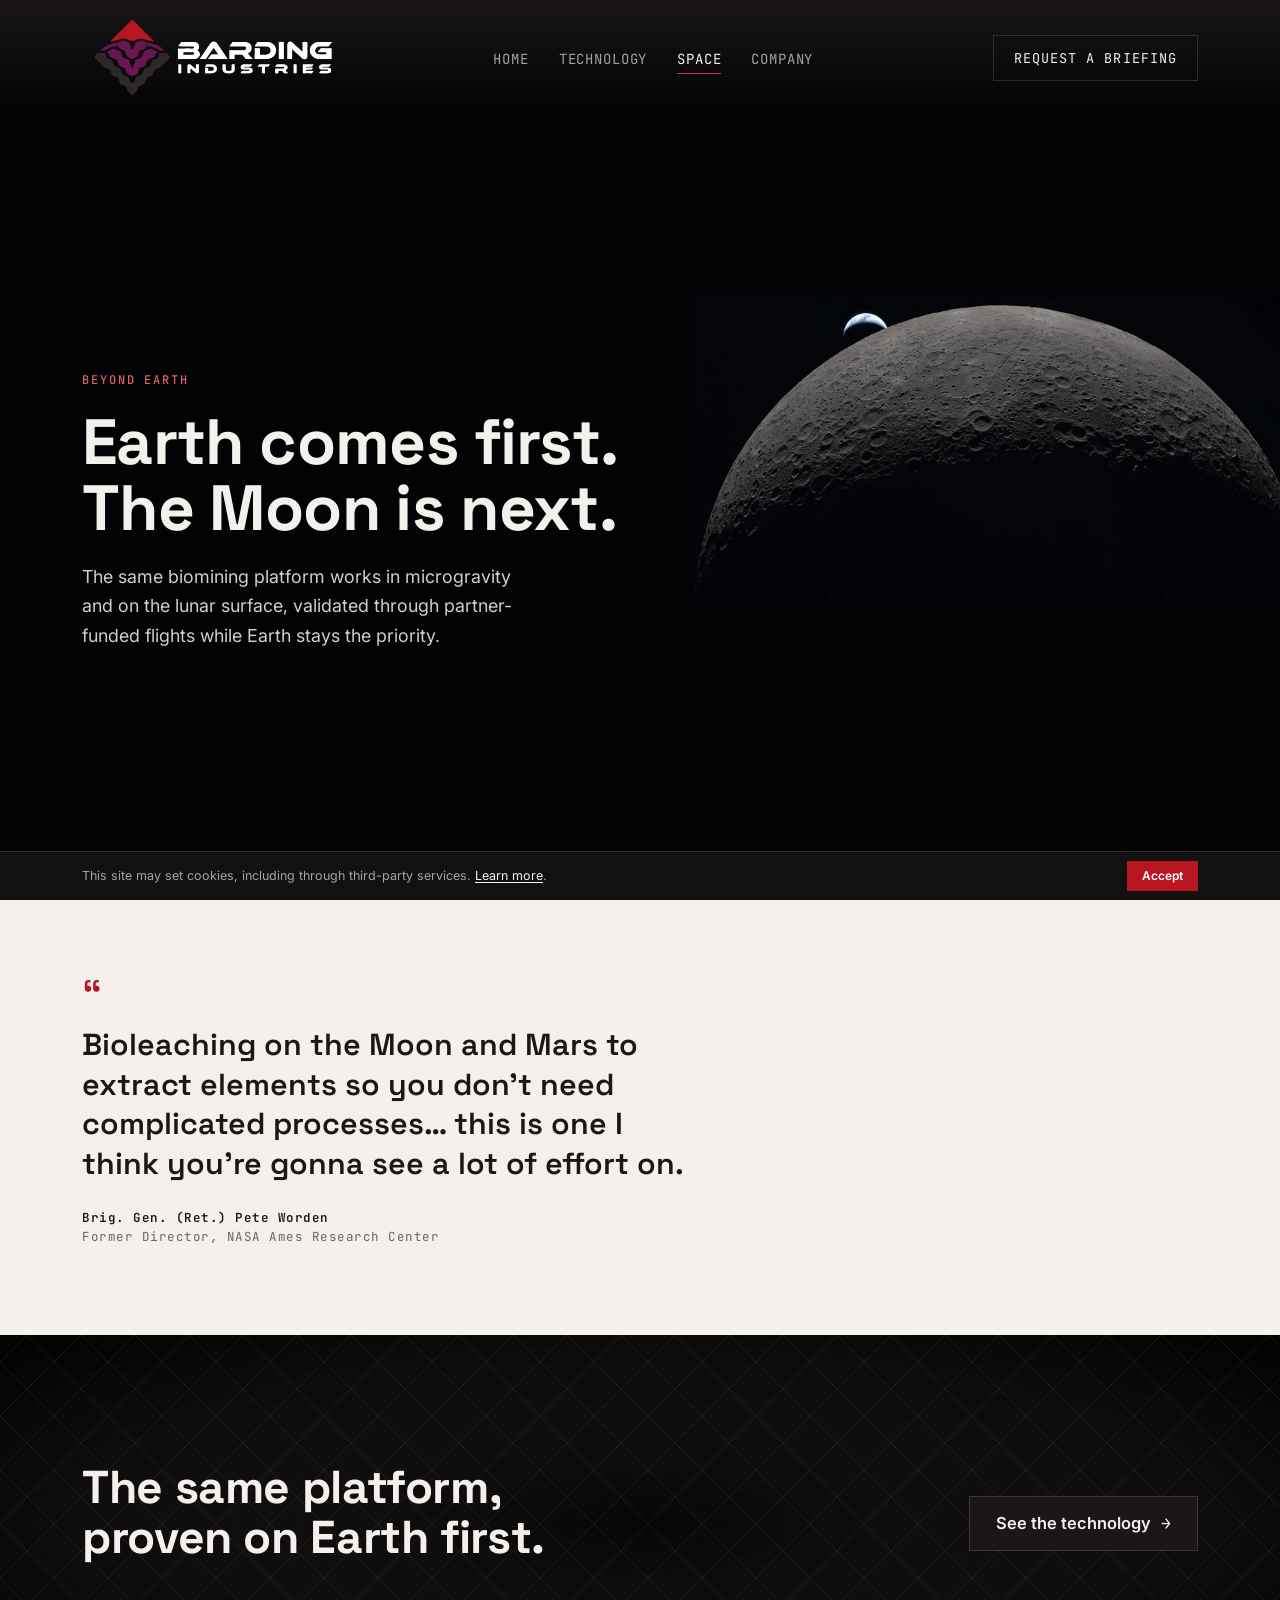
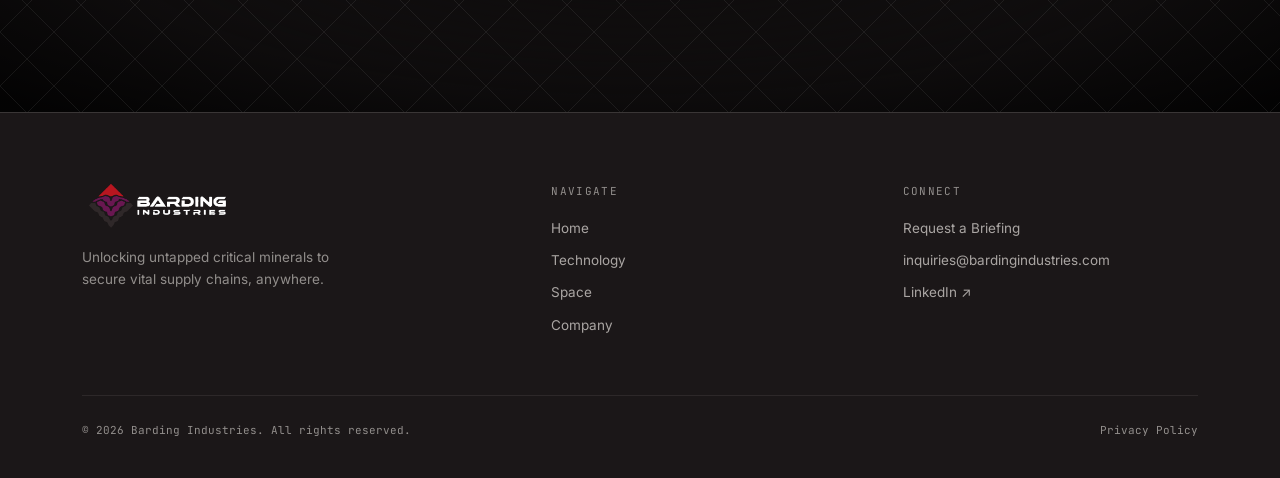
<file: space.html>
<!DOCTYPE html>
<html lang="en">
<head>
<meta charset="UTF-8" />
<meta name="viewport" content="width=device-width, initial-scale=1.0" />
<meta name="theme-color" content="#1b1718" />
<title>Space | Barding Industries</title>
<meta name="description" content="Barding&rsquo;s biomining platform is being validated for off-world deployment, from low Earth orbit to lunar in-situ resource utilization." />
<link rel="icon" type="image/png" sizes="32x32" href="assets/img/logo_sq.png" />
<link rel="apple-touch-icon" sizes="180x180" href="assets/img/logo_sq.png" />
<link rel="canonical" href="https://bardingindustries.com/space.html" />
<meta property="og:type" content="website" />
<meta property="og:url" content="https://bardingindustries.com/space.html" />
<meta property="og:title" content="Space | Barding Industries" />
<meta property="og:description" content="Barding&rsquo;s biomining platform is being validated for off-world deployment, from low Earth orbit to lunar in-situ resource utilization." />
<meta property="og:image" content="https://bardingindustries.com/assets/img/og-image.png" />
<meta name="twitter:card" content="summary_large_image" />
<meta name="twitter:title" content="Space | Barding Industries" />
<meta name="twitter:description" content="Barding&rsquo;s biomining platform is being validated for off-world deployment, from low Earth orbit to lunar in-situ resource utilization." />
<meta name="twitter:image" content="https://bardingindustries.com/assets/img/og-image.png" />
<link rel="preconnect" href="https://fonts.googleapis.com" />
<link rel="preconnect" href="https://fonts.gstatic.com" crossorigin />
<link rel="stylesheet" href="https://fonts.googleapis.com/css2?family=Space+Grotesk:wght@500;600;700&family=Inter:wght@400;500;600&family=JetBrains+Mono:wght@400;500;700&display=swap" />
<link rel="stylesheet" href="assets/css/styles.css?v=20260929p" />
</head>
<body>

<a class="skip-link" href="#main-content">Skip to content</a>

<nav id="navbar" aria-label="Main navigation">
  <div class="container nav-inner">
    <a class="nav-brand" href="index.html">
      <img class="nav-logo" src="assets/img/logo.png" alt="Barding Industries" />
    </a>
    <ul class="nav-links" id="nav-links" role="list">
      <li><a href="index.html" data-nav="index.html">Home</a></li>
      <li><a href="technology.html" data-nav="technology.html">Technology</a></li>
      <li><a href="space.html" data-nav="space.html">Space</a></li>
      <li><a href="company.html" data-nav="company.html">Company</a></li>
      <li><button class="btn btn-secondary nav-briefing-btn-mobile" data-modal-open="">Request a Briefing</button></li>
    </ul>
    <div class="nav-right">
      <button class="nav-briefing-btn" data-modal-open="">Request a Briefing</button>
      <button class="nav-toggle" id="nav-toggle" aria-label="Toggle menu" aria-expanded="false">
        <span></span><span></span><span></span>
      </button>
    </div>
  </div>
</nav>

<main id="main-content">

  <!-- ============ PAGE HERO ============ -->
  <section class="page-hero on-ink space-hero">
    <img class="space-hero-img" src="assets/img/earthrise-hero.webp" alt="" aria-hidden="true" fetchpriority="high">
    <p class="page-hero-credit">Earthrise &middot; NASA/Apollo 8</p>
    <div class="container" style="position:relative;z-index:2;">
      <p class="eyebrow reveal">Beyond Earth</p>
      <h1 class="reveal reveal-d1" style="margin-top:20px;">Earth comes first. The Moon is next.</h1>
      <p class="body-lg reveal reveal-d2">The same biomining platform works in microgravity and on the lunar surface, validated through partner-funded flights while Earth stays the priority.</p>
    </div>
  </section>

  <!-- ============ QUOTE ============ -->
  <section class="on-paper section-pad-sm">
    <div class="container">
      <div class="pull-quote reveal">
        <span class="mark">&ldquo;</span>
        <blockquote>Bioleaching on the Moon and Mars to extract elements so you don&rsquo;t need complicated processes&hellip; this is one I think you&rsquo;re gonna see a lot of effort on.</blockquote>
        <cite><b>Brig. Gen. (Ret.) Pete Worden</b><br>Former Director, NASA Ames Research Center</cite>
      </div>
    </div>
  </section>

  <!-- ============ CLOSING CTA ============ -->
  <section class="on-ink cta-band">
    <div class="cta-band-vignette" aria-hidden="true"></div>
    <div class="grid-diamond cta-band-grid" aria-hidden="true"></div>
    <div class="container" style="position:relative;z-index:2;">
      <div class="section-head--split reveal">
        <div>
          <h2>The same platform,<br>proven on Earth first.</h2>
        </div>
        <a class="btn btn-secondary" href="technology.html">See the technology <span class="btn-arrow">&rarr;</span></a>
      </div>
    </div>
  </section>

</main>

<footer>
  <div class="container">
    <div class="footer-grid">
      <div>
        <a class="footer-brand" href="index.html">
          <img src="assets/img/logo.png" alt="Barding Industries" loading="lazy" />
        </a>
        <p class="footer-tagline">Unlocking untapped critical minerals to secure vital supply chains, anywhere.</p>
      </div>
      <div>
        <p class="footer-col-title">Navigate</p>
        <nav class="footer-links" aria-label="Footer navigation">
          <a href="index.html">Home</a>
          <a href="technology.html">Technology</a>
          <a href="space.html">Space</a>
          <a href="company.html">Company</a>
        </nav>
      </div>
      <div>
        <p class="footer-col-title">Connect</p>
        <nav class="footer-links" aria-label="Footer connect links">
          <button type="button" data-modal-open="">Request a Briefing</button>
          <a href="mailto:inquiries@bardingindustries.com">inquiries@bardingindustries.com</a>
          <a href="https://www.linkedin.com/company/bardingindustries" target="_blank" rel="noopener noreferrer">LinkedIn &#8599;</a>
        </nav>
      </div>
    </div>
    <div class="footer-bottom">
      <span>&copy; <span id="copyright-year">2026</span> Barding Industries. All rights reserved.</span>
      <a href="privacy.html">Privacy Policy</a>
    </div>
  </div>
</footer>

<!-- ============ REQUEST A BRIEFING MODAL ============ -->
<div class="modal-scrim" id="briefing-modal" role="dialog" aria-modal="true" aria-labelledby="briefing-modal-title" inert>
  <div class="modal-card">
    <button class="modal-close" data-modal-close aria-label="Close">
      <svg viewBox="0 0 24 24" aria-hidden="true"><path d="M6 6l12 12M18 6L6 18"/></svg>
    </button>
    <p class="eyebrow">Request a Briefing</p>
    <h2 id="briefing-modal-title" style="margin-top:12px;">Let&rsquo;s talk.</h2>
    <p class="body">Tell us who you are and what you&rsquo;re looking for. A member of the team will follow up directly with the right materials.</p>

    <form id="briefing-form" action="https://submit-form.com/C2eAwaVFA" method="POST">
      <div class="form-grid">
        <div class="field">
          <label for="bf-name">Name</label>
          <input id="bf-name" type="text" name="Name" autocomplete="name" required />
        </div>
        <div class="field">
          <label for="bf-org">Organization</label>
          <input id="bf-org" type="text" name="Organization" autocomplete="organization" required />
        </div>
        <div class="field full">
          <label for="bf-email">Email</label>
          <input id="bf-email" type="email" name="Email" autocomplete="email" required />
        </div>
        <div class="field full">
          <label id="inquiry-type-label" for="inquiry-type-trigger">Inquiry type</label>
          <div class="select-custom" data-select>
            <button type="button" class="select-trigger" id="inquiry-type-trigger" aria-haspopup="listbox" aria-expanded="false" aria-labelledby="inquiry-type-label inquiry-type-trigger" aria-describedby="inquiry-type-error">
              <span class="select-trigger-label" data-select-label>Select one</span>
              <svg class="select-caret" viewBox="0 0 24 24" aria-hidden="true"><path d="M6 9l6 6 6-6"/></svg>
            </button>
            <ul class="select-listbox" role="listbox" tabindex="-1" aria-labelledby="inquiry-type-label" hidden>
              <li role="option" id="iq-opt-0" data-value="Investor" tabindex="-1">Investor</li>
              <li role="option" id="iq-opt-1" data-value="Government / Defense" tabindex="-1">Government / Defense</li>
              <li role="option" id="iq-opt-2" data-value="Potential partner" tabindex="-1">Potential partner</li>
              <li role="option" id="iq-opt-3" data-value="Press / Media" tabindex="-1">Press / Media</li>
              <li role="option" id="iq-opt-4" data-value="Other" tabindex="-1">Other</li>
            </ul>
            <input type="hidden" name="Inquiry_Type" id="inquiry-type" data-select-value>
          </div>
          <p class="select-error" id="inquiry-type-error" role="alert" data-select-error hidden>Please select an inquiry type.</p>
        </div>
        <div class="field full" id="inquiry-other-field" hidden>
          <label for="bf-inquiry-other">Please specify</label>
          <input type="text" id="bf-inquiry-other" autocomplete="off" />
        </div>
        <div class="field full">
          <label for="bf-message">Message</label>
          <textarea id="bf-message" name="Message" rows="4" required></textarea>
        </div>
      </div>
      <div style="position:absolute; left:-9999px; width:1px; height:1px; overflow:hidden;" aria-hidden="true">
        <label for="bf-hp">Leave this field empty</label>
        <input type="text" id="bf-hp" name="_honeypot" tabindex="-1" autocomplete="off" />
      </div>
      <button class="btn btn-primary" type="submit" style="justify-content:center;"><span data-submit-label>Submit request</span> <span class="btn-arrow">&rarr;</span></button>
      <p class="form-status" role="status" aria-live="polite"></p>
      <p class="modal-note">We don&rsquo;t send materials automatically. Every request gets a reply from a person on the team, typically within two business days.</p>
    </form>
  </div>
</div>

<!-- ============ COOKIE NOTICE ============ -->
<div class="cookie-bar" id="cookie-bar" role="region" aria-label="Cookie notice" inert>
  <div class="container cookie-bar-inner">
    <p>This site may set cookies, including through third-party services. <a href="privacy.html#s7">Learn more</a>.</p>
    <button class="btn btn-primary" id="cookie-accept" type="button">Accept</button>
  </div>
</div>

<button class="back-to-top" id="back-to-top" aria-label="Back to top" inert>
  <svg viewBox="0 0 24 24" aria-hidden="true"><polyline points="18 15 12 9 6 15"/></svg>
</button>

<script src="assets/js/main.js?v=20260929e"></script>
</body>
</html>
</file>
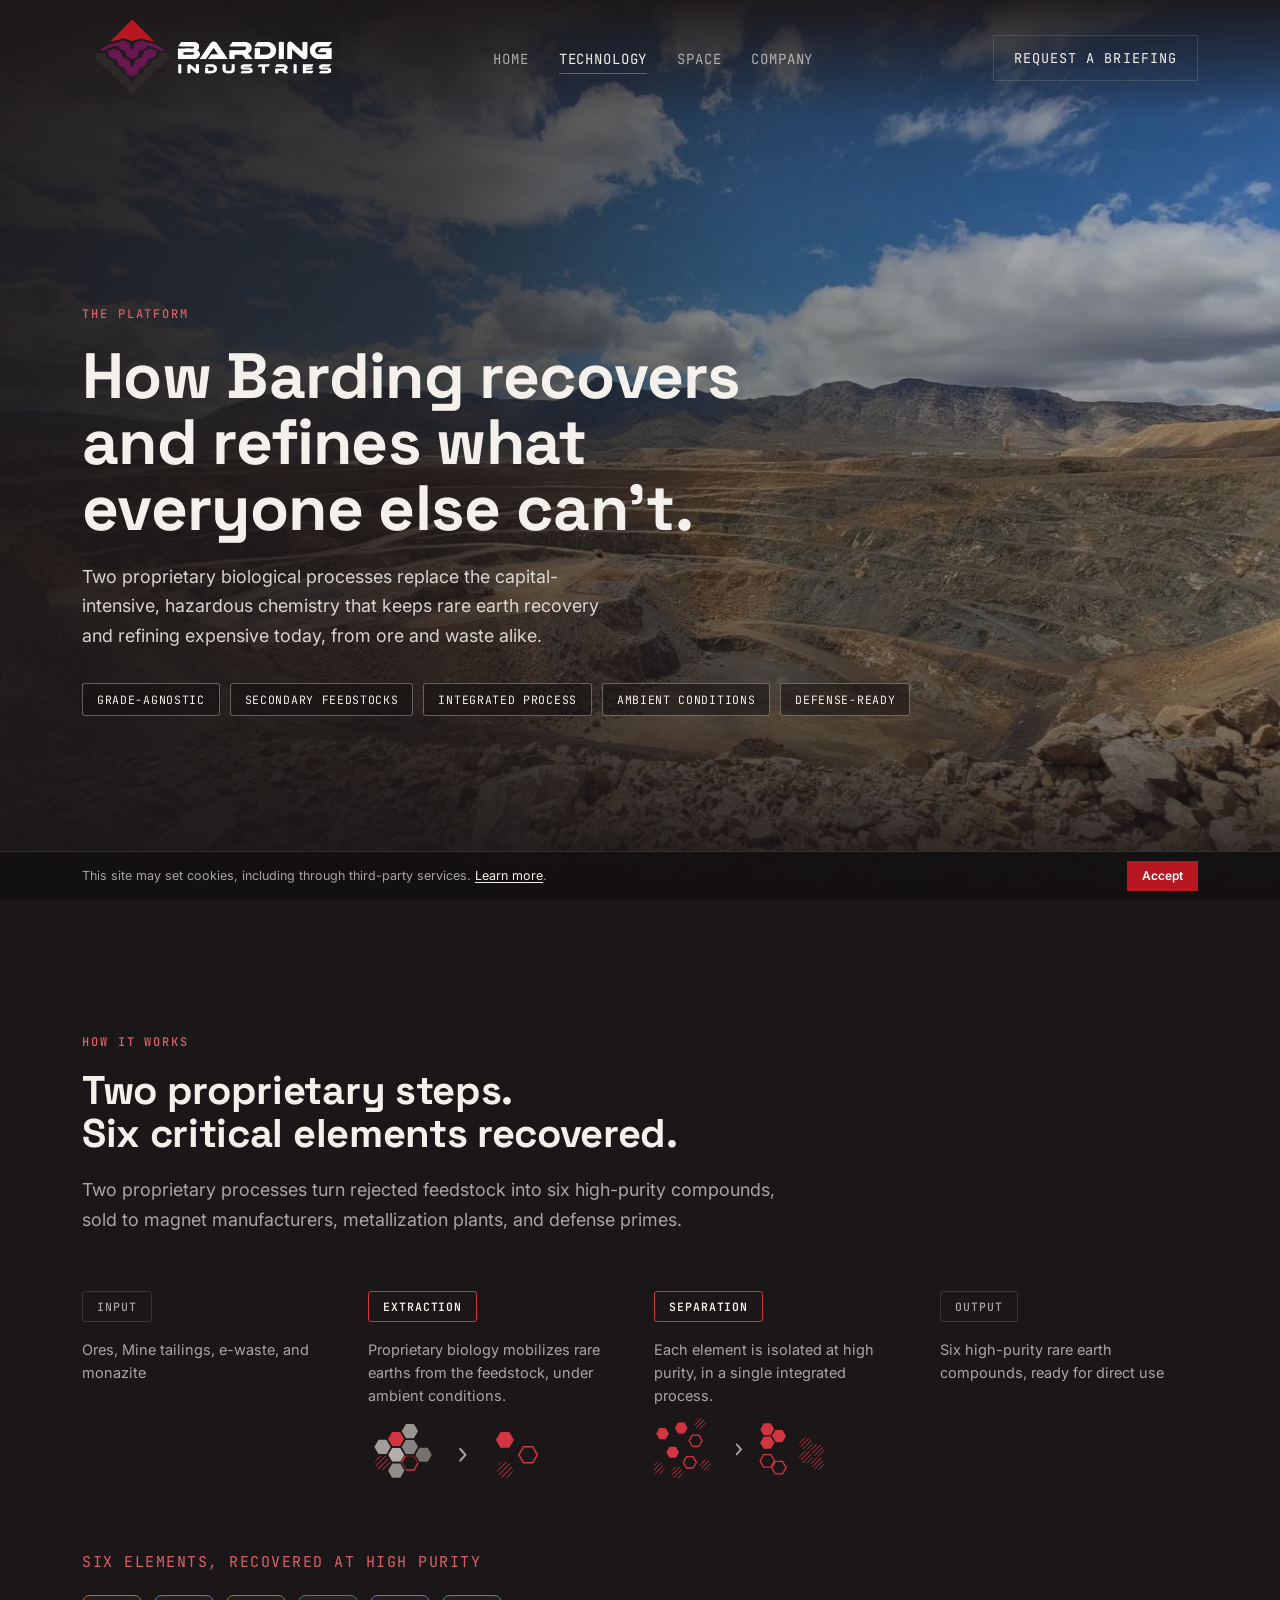
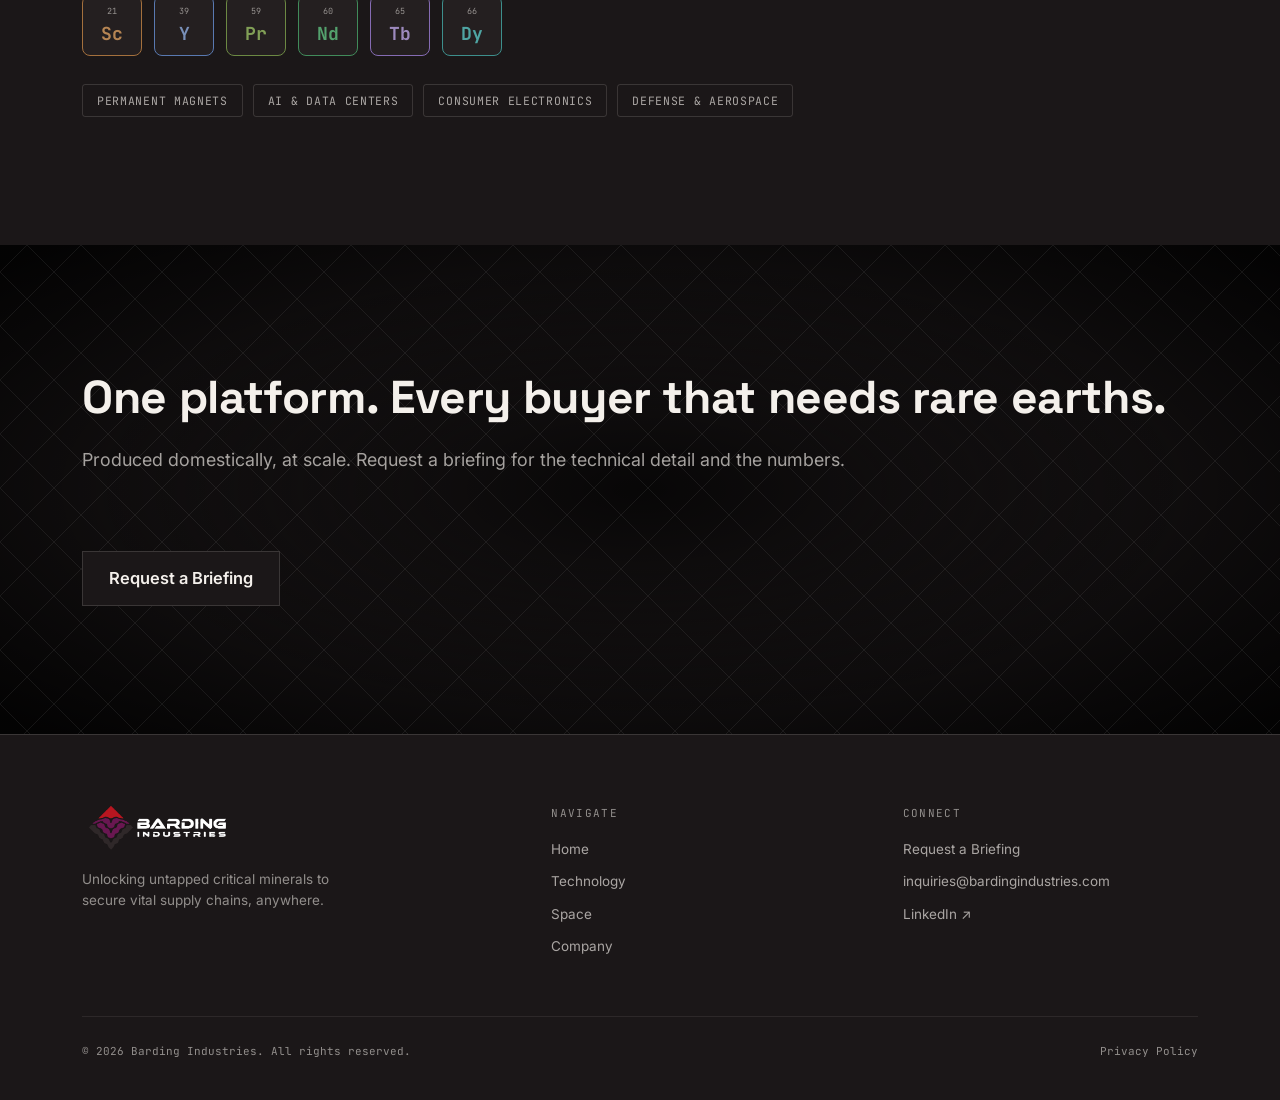
<file: technology.html>
<!DOCTYPE html>
<html lang="en">
<head>
<meta charset="UTF-8" />
<meta name="viewport" content="width=device-width, initial-scale=1.0" />
<meta name="theme-color" content="#1b1718" />
<title>Technology | Barding Industries</title>
<meta name="description" content="Barding Industries biologically recovers high-purity rare earth elements from feedstocks conventional refiners reject." />
<link rel="icon" type="image/png" sizes="32x32" href="assets/img/logo_sq.png" />
<link rel="apple-touch-icon" sizes="180x180" href="assets/img/logo_sq.png" />
<link rel="canonical" href="https://bardingindustries.com/technology.html" />
<meta property="og:type" content="website" />
<meta property="og:url" content="https://bardingindustries.com/technology.html" />
<meta property="og:title" content="Technology | Barding Industries" />
<meta property="og:description" content="Barding Industries biologically recovers high-purity rare earth elements from feedstocks conventional refiners reject." />
<meta property="og:image" content="https://bardingindustries.com/assets/img/og-image.png" />
<meta name="twitter:card" content="summary_large_image" />
<meta name="twitter:title" content="Technology | Barding Industries" />
<meta name="twitter:description" content="Barding Industries biologically recovers high-purity rare earth elements from feedstocks conventional refiners reject." />
<meta name="twitter:image" content="https://bardingindustries.com/assets/img/og-image.png" />
<link rel="preconnect" href="https://fonts.googleapis.com" />
<link rel="preconnect" href="https://fonts.gstatic.com" crossorigin />
<link rel="stylesheet" href="https://fonts.googleapis.com/css2?family=Space+Grotesk:wght@500;600;700&family=Inter:wght@400;500;600&family=JetBrains+Mono:wght@400;500;700&display=swap" />
<link rel="stylesheet" href="assets/css/styles.css?v=20260929p" />
</head>
<body>

<a class="skip-link" href="#main-content">Skip to content</a>

<nav id="navbar" aria-label="Main navigation">
  <div class="container nav-inner">
    <a class="nav-brand" href="index.html">
      <img class="nav-logo" src="assets/img/logo.png" alt="Barding Industries" />
    </a>
    <ul class="nav-links" id="nav-links" role="list">
      <li><a href="index.html" data-nav="index.html">Home</a></li>
      <li><a href="technology.html" data-nav="technology.html">Technology</a></li>
      <li><a href="space.html" data-nav="space.html">Space</a></li>
      <li><a href="company.html" data-nav="company.html">Company</a></li>
      <li><button class="btn btn-secondary nav-briefing-btn-mobile" data-modal-open="">Request a Briefing</button></li>
    </ul>
    <div class="nav-right">
      <button class="nav-briefing-btn" data-modal-open="">Request a Briefing</button>
      <button class="nav-toggle" id="nav-toggle" aria-label="Toggle menu" aria-expanded="false">
        <span></span><span></span><span></span>
      </button>
    </div>
  </div>
</nav>

<main id="main-content">

  <!-- ============ PAGE HERO ============ -->
  <section class="page-hero on-ink">
    <img class="page-hero-photo" src="assets/img/mountain-pass-mine.webp" alt="" aria-hidden="true" fetchpriority="high">
    <div class="page-hero-scrim" aria-hidden="true"></div>
    <p class="page-hero-credit">Mountain Pass Mine, California &middot; USGS</p>
    <div class="container" style="position:relative;z-index:2;">
      <p class="eyebrow reveal">The Platform</p>
      <h1 class="reveal reveal-d1" style="margin-top:20px;">How Barding recovers and refines what everyone else can't.</h1>
      <p class="body-lg reveal reveal-d2">Two proprietary biological processes replace the capital-intensive, hazardous chemistry that keeps rare earth recovery and refining expensive today, from ore and waste alike.</p>
      <div class="pill-row reveal reveal-d3" style="margin-top:32px;">
        <span class="pill">Grade-Agnostic</span>
        <span class="pill">Secondary Feedstocks</span>
        <span class="pill">Integrated Process</span>
        <span class="pill">Ambient Conditions</span>
        <span class="pill">Defense-Ready</span>
      </div>
    </div>
  </section>

  <!-- ============ THE PLATFORM ============ -->
  <section class="on-ink section-pad">
    <div class="container">
      <div class="section-head reveal">
        <p class="eyebrow">How It Works</p>
        <h2 class="h2-tight">Two proprietary steps.<br>Six critical elements recovered.</h2>
        <p class="body-lg" style="margin-top:20px;max-width:70ch;">Two proprietary processes turn rejected feedstock into six high-purity compounds, sold to magnet manufacturers, metallization plants, and defense primes.</p>
      </div>

      <div class="process reveal reveal-d1">
        <div class="process-item">
          <span class="process-badge">Input</span>
          <p>Ores, Mine tailings, e-waste, and monazite</p>
        </div>
        <div class="process-item process-item-step">
          <span class="process-badge process-badge-step">Extraction</span>
          <p>Proprietary biology mobilizes rare earths from the feedstock, under ambient conditions.</p>
          <div class="process-step-icon">
            <svg class="process-step-mark" viewBox="0 0 229 96" xmlns="http://www.w3.org/2000/svg" role="img" aria-hidden="true">
              <defs>
                <pattern id="mark-hatch-ex1" width="4.5" height="4.5" patternTransform="rotate(45)" patternUnits="userSpaceOnUse"><rect width="4.5" height="4.5" fill="var(--ink)"/><line x1="0" y1="0" x2="0" y2="4.5" stroke="var(--crimson-bright)" stroke-width="1.8"/></pattern>
                <pattern id="mark-hatch-ex2" width="4.5" height="4.5" patternTransform="rotate(45)" patternUnits="userSpaceOnUse"><rect width="4.5" height="4.5" fill="var(--ink)"/><line x1="0" y1="0" x2="0" y2="4.5" stroke="var(--crimson-bright)" stroke-width="1.8"/></pattern>
              </defs>
              <path d="M 45.0,48.0 39.5,57.5 28.5,57.5 23.0,48.0 28.5,38.5 39.5,38.5 Z" fill="rgba(244,240,235,0.7)" stroke="var(--ink)" stroke-width="2"/>
              <path d="M 60.6,57.5 55.5,66.3 45.5,66.3 40.4,57.5 45.4,48.8 55.5,48.8 Z" fill="none" stroke="var(--crimson-bright)" stroke-width="1.8"/>
              <path d="M 45.0,67.1 39.5,76.6 28.5,76.6 23.0,67.1 28.5,57.5 39.5,57.5 Z" fill="rgba(244,240,235,0.55)" stroke="var(--ink)" stroke-width="2"/>
              <path d="M 28.5,57.5 23.0,67.1 12.0,67.1 6.5,57.5 12.0,48.0 23.0,48.0 Z" fill="url(#mark-hatch-ex1)" stroke="var(--ink)" stroke-width="2"/>
              <path d="M 28.5,38.5 23.0,48.0 12.0,48.0 6.5,38.5 12.0,28.9 23.0,28.9 Z" fill="rgba(244,240,235,0.62)" stroke="var(--ink)" stroke-width="2"/>
              <path d="M 45.0,28.9 39.5,38.5 28.5,38.5 23.0,28.9 28.5,19.4 39.5,19.4 Z" fill="var(--crimson-bright)" stroke="var(--ink)" stroke-width="2"/>
              <path d="M 61.5,38.5 56.0,48.0 45.0,48.0 39.5,38.5 45.0,28.9 56.0,28.9 Z" fill="rgba(244,240,235,0.5)" stroke="var(--ink)" stroke-width="2"/>
              <path d="M 78.0,48.0 72.5,57.5 61.5,57.5 56.0,48.0 61.5,38.5 72.5,38.5 Z" fill="rgba(244,240,235,0.42)" stroke="var(--ink)" stroke-width="2"/>
              <path d="M 61.5,19.4 56.0,28.9 45.0,28.9 39.5,19.4 45.0,9.9 56.0,9.9 Z" fill="rgba(244,240,235,0.58)" stroke="var(--ink)" stroke-width="2"/>
              <path d="M 111.2,41.0 L 117.5,48.0 L 111.2,55.0" fill="none" stroke="var(--ink-muted)" stroke-width="2.5" stroke-linecap="round" stroke-linejoin="round"/>
              <path d="M 177.0,30.0 171.0,40.4 159.0,40.4 153.0,30.0 159.0,19.6 171.0,19.6 Z" fill="var(--crimson-bright)" stroke="var(--ink)" stroke-width="2"/>
              <path d="M 204.1,48.0 198.6,57.6 187.4,57.6 181.9,48.0 187.4,38.4 198.5,38.4 Z" fill="none" stroke="var(--crimson-bright)" stroke-width="1.8"/>
              <path d="M 177.0,66.0 171.0,76.4 159.0,76.4 153.0,66.0 159.0,55.6 171.0,55.6 Z" fill="url(#mark-hatch-ex2)" stroke="var(--ink)" stroke-width="2"/>
            </svg>
          </div>
        </div>
        <div class="process-item process-item-step">
          <span class="process-badge process-badge-step">Separation</span>
          <p>Each element is isolated at high purity, in a single integrated process.</p>
          <div class="process-step-icon">
            <svg class="process-step-mark" viewBox="0 -6 265 96" xmlns="http://www.w3.org/2000/svg" role="img" aria-hidden="true">
              <defs>
                <pattern id="mark-hatch-sep1" width="4.5" height="4.5" patternTransform="rotate(45)" patternUnits="userSpaceOnUse"><rect width="4.5" height="4.5" fill="var(--ink)"/><line x1="0" y1="0" x2="0" y2="4.5" stroke="var(--crimson-bright)" stroke-width="1.8"/></pattern>
                <pattern id="mark-hatch-sep2" width="4.5" height="4.5" patternTransform="rotate(45)" patternUnits="userSpaceOnUse"><rect width="4.5" height="4.5" fill="var(--ink)"/><line x1="0" y1="0" x2="0" y2="4.5" stroke="var(--crimson-bright)" stroke-width="1.8"/></pattern>
                <pattern id="mark-hatch-sep3" width="4.5" height="4.5" patternTransform="rotate(45)" patternUnits="userSpaceOnUse"><rect width="4.5" height="4.5" fill="var(--ink)"/><line x1="0" y1="0" x2="0" y2="4.5" stroke="var(--crimson-bright)" stroke-width="1.8"/></pattern>
                <pattern id="mark-hatch-sep4" width="4.5" height="4.5" patternTransform="rotate(45)" patternUnits="userSpaceOnUse"><rect width="4.5" height="4.5" fill="var(--ink)"/><line x1="0" y1="0" x2="0" y2="4.5" stroke="var(--crimson-bright)" stroke-width="1.8"/></pattern>
                <pattern id="mark-hatch-sep5" width="4.5" height="4.5" patternTransform="rotate(45)" patternUnits="userSpaceOnUse"><rect width="4.5" height="4.5" fill="var(--ink)"/><line x1="0" y1="0" x2="0" y2="4.5" stroke="var(--crimson-bright)" stroke-width="1.8"/></pattern>
                <pattern id="mark-hatch-sep6" width="4.5" height="4.5" patternTransform="rotate(45)" patternUnits="userSpaceOnUse"><rect width="4.5" height="4.5" fill="var(--ink)"/><line x1="0" y1="0" x2="0" y2="4.5" stroke="var(--crimson-bright)" stroke-width="1.8"/></pattern>
                <pattern id="mark-hatch-sep7" width="4.5" height="4.5" patternTransform="rotate(45)" patternUnits="userSpaceOnUse"><rect width="4.5" height="4.5" fill="var(--ink)"/><line x1="0" y1="0" x2="0" y2="4.5" stroke="var(--crimson-bright)" stroke-width="1.8"/></pattern>
                <pattern id="mark-hatch-sep8" width="4.5" height="4.5" patternTransform="rotate(45)" patternUnits="userSpaceOnUse"><rect width="4.5" height="4.5" fill="var(--ink)"/><line x1="0" y1="0" x2="0" y2="4.5" stroke="var(--crimson-bright)" stroke-width="1.8"/></pattern>
              </defs>
              <path d="M 22.0,20.0 17.0,28.7 7.0,28.7 2.0,20.0 7.0,11.3 17.0,11.3 Z" fill="var(--crimson-bright)" stroke="var(--ink)" stroke-width="2"/>
              <path d="M 48.0,12.0 43.0,20.7 33.0,20.7 28.0,12.0 33.0,3.3 43.0,3.3 Z" fill="var(--crimson-bright)" stroke="var(--ink)" stroke-width="2"/>
              <path d="M 36.0,46.0 31.0,54.7 21.0,54.7 16.0,46.0 21.0,37.3 31.0,37.3 Z" fill="var(--crimson-bright)" stroke="var(--ink)" stroke-width="2"/>
              <path d="M 67.1,30.0 62.5,37.9 53.5,37.9 48.9,30.0 53.4,22.1 62.5,22.1 Z" fill="none" stroke="var(--crimson-bright)" stroke-width="1.8"/>
              <path d="M 59.1,60.0 54.5,67.9 45.5,67.9 40.9,60.0 45.4,52.1 54.5,52.1 Z" fill="none" stroke="var(--crimson-bright)" stroke-width="1.8"/>
              <path d="M 16.0,68.0 11.0,76.7 1.0,76.7 -4.0,68.0 1.0,59.3 11.0,59.3 Z" fill="url(#mark-hatch-sep1)" stroke="var(--ink)" stroke-width="2"/>
              <path d="M 42.0,74.0 37.0,82.7 27.0,82.7 22.0,74.0 27.0,65.3 37.0,65.3 Z" fill="url(#mark-hatch-sep2)" stroke="var(--ink)" stroke-width="2"/>
              <path d="M 74.0,6.0 69.0,14.7 59.0,14.7 54.0,6.0 59.0,-2.7 69.0,-2.7 Z" fill="url(#mark-hatch-sep3)" stroke="var(--ink)" stroke-width="2"/>
              <path d="M 82.0,64.0 77.0,72.7 67.0,72.7 62.0,64.0 67.0,55.3 77.0,55.3 Z" fill="url(#mark-hatch-sep4)" stroke="var(--ink)" stroke-width="2"/>
              <path d="M 115.2,35.0 L 121.5,42.0 L 115.2,49.0" fill="none" stroke="var(--ink-muted)" stroke-width="2.5" stroke-linecap="round" stroke-linejoin="round"/>
              <path d="M 169.0,14.0 163.5,23.5 152.5,23.5 147.0,14.0 152.5,4.5 163.5,4.5 Z" fill="var(--crimson-bright)" stroke="var(--ink)" stroke-width="2"/>
              <path d="M 185.2,23.3 179.7,32.9 168.7,32.9 163.2,23.3 168.7,13.8 179.7,13.8 Z" fill="var(--crimson-bright)" stroke="var(--ink)" stroke-width="2"/>
              <path d="M 169.0,32.7 163.5,42.2 152.5,42.2 147.0,32.7 152.5,23.1 163.5,23.1 Z" fill="var(--crimson-bright)" stroke="var(--ink)" stroke-width="2"/>
              <path d="M 168.1,58.0 163.1,66.7 152.9,66.7 147.9,58.0 152.9,49.3 163.0,49.3 Z" fill="none" stroke="var(--crimson-bright)" stroke-width="1.8"/>
              <path d="M 184.3,67.3 179.2,76.1 169.1,76.1 164.1,67.3 169.1,58.6 179.2,58.6 Z" fill="none" stroke="var(--crimson-bright)" stroke-width="1.8"/>
              <path d="M 223.0,34.0 217.5,43.5 206.5,43.5 201.0,34.0 206.5,24.5 217.5,24.5 Z" fill="url(#mark-hatch-sep5)" stroke="var(--ink)" stroke-width="2"/>
              <path d="M 239.2,43.3 233.7,52.9 222.7,52.9 217.2,43.3 222.7,33.8 233.7,33.8 Z" fill="url(#mark-hatch-sep6)" stroke="var(--ink)" stroke-width="2"/>
              <path d="M 223.0,52.7 217.5,62.2 206.5,62.2 201.0,52.7 206.5,43.1 217.5,43.1 Z" fill="url(#mark-hatch-sep7)" stroke="var(--ink)" stroke-width="2"/>
              <path d="M 239.2,62.0 233.7,71.5 222.7,71.5 217.2,62.0 222.7,52.5 233.7,52.5 Z" fill="url(#mark-hatch-sep8)" stroke="var(--ink)" stroke-width="2"/>
            </svg>
          </div>
        </div>
        <div class="process-item">
          <span class="process-badge">Output</span>
          <p>Six high-purity rare earth compounds, ready for direct use</p>
        </div>
      </div>

      <div class="platform-output reveal reveal-d2">
        <p class="eyebrow-sm">Six Elements, Recovered at High Purity</p>
        <div class="badge-row">
          <div class="el-badge is-sc"><span class="n">21</span><span class="s">Sc</span></div>
          <div class="el-badge is-y"><span class="n">39</span><span class="s">Y</span></div>
          <div class="el-badge is-pr"><span class="n">59</span><span class="s">Pr</span></div>
          <div class="el-badge is-nd"><span class="n">60</span><span class="s">Nd</span></div>
          <div class="el-badge is-tb"><span class="n">65</span><span class="s">Tb</span></div>
          <div class="el-badge is-dy"><span class="n">66</span><span class="s">Dy</span></div>
        </div>
        <div class="pill-row platform-output-note">
          <span class="pill">Permanent Magnets</span>
          <span class="pill">AI &amp; Data Centers</span>
          <span class="pill">Consumer Electronics</span>
          <span class="pill">Defense &amp; Aerospace</span>
        </div>
      </div>
    </div>
  </section>


  <!-- ============ CLOSING CTA ============ -->
  <section class="on-ink cta-band">
    <div class="cta-band-vignette" aria-hidden="true"></div>
    <div class="grid-diamond cta-band-grid" aria-hidden="true"></div>
    <div class="container" style="position:relative;z-index:2;">
      <div class="section-head--split reveal">
        <div>
          <h2>One platform. Every buyer that needs rare earths.</h2>
          <p class="body-lg" style="margin-top:16px;">Produced domestically, at scale. Request a briefing for the technical detail and the numbers.</p>
        </div>
        <button class="btn btn-secondary" data-modal-open="">Request a Briefing</button>
      </div>
    </div>
  </section>

</main>

<footer>
  <div class="container">
    <div class="footer-grid">
      <div>
        <a class="footer-brand" href="index.html">
          <img src="assets/img/logo.png" alt="Barding Industries" loading="lazy" />
        </a>
        <p class="footer-tagline">Unlocking untapped critical minerals to secure vital supply chains, anywhere.</p>
      </div>
      <div>
        <p class="footer-col-title">Navigate</p>
        <nav class="footer-links" aria-label="Footer navigation">
          <a href="index.html">Home</a>
          <a href="technology.html">Technology</a>
          <a href="space.html">Space</a>
          <a href="company.html">Company</a>
        </nav>
      </div>
      <div>
        <p class="footer-col-title">Connect</p>
        <nav class="footer-links" aria-label="Footer connect links">
          <button type="button" data-modal-open="">Request a Briefing</button>
          <a href="mailto:inquiries@bardingindustries.com">inquiries@bardingindustries.com</a>
          <a href="https://www.linkedin.com/company/bardingindustries" target="_blank" rel="noopener noreferrer">LinkedIn &#8599;</a>
        </nav>
      </div>
    </div>
    <div class="footer-bottom">
      <span>&copy; <span id="copyright-year">2026</span> Barding Industries. All rights reserved.</span>
      <a href="privacy.html">Privacy Policy</a>
    </div>
  </div>
</footer>

<!-- ============ REQUEST A BRIEFING MODAL ============ -->
<div class="modal-scrim" id="briefing-modal" role="dialog" aria-modal="true" aria-labelledby="briefing-modal-title" inert>
  <div class="modal-card">
    <button class="modal-close" data-modal-close aria-label="Close">
      <svg viewBox="0 0 24 24" aria-hidden="true"><path d="M6 6l12 12M18 6L6 18"/></svg>
    </button>
    <p class="eyebrow">Request a Briefing</p>
    <h2 id="briefing-modal-title" style="margin-top:12px;">Let&rsquo;s talk.</h2>
    <p class="body">Tell us who you are and what you&rsquo;re looking for. A member of the team will follow up directly with the right materials.</p>

    <form id="briefing-form" action="https://submit-form.com/C2eAwaVFA" method="POST">
      <div class="form-grid">
        <div class="field">
          <label for="bf-name">Name</label>
          <input id="bf-name" type="text" name="Name" autocomplete="name" required />
        </div>
        <div class="field">
          <label for="bf-org">Organization</label>
          <input id="bf-org" type="text" name="Organization" autocomplete="organization" required />
        </div>
        <div class="field full">
          <label for="bf-email">Email</label>
          <input id="bf-email" type="email" name="Email" autocomplete="email" required />
        </div>
        <div class="field full">
          <label id="inquiry-type-label" for="inquiry-type-trigger">Inquiry type</label>
          <div class="select-custom" data-select>
            <button type="button" class="select-trigger" id="inquiry-type-trigger" aria-haspopup="listbox" aria-expanded="false" aria-labelledby="inquiry-type-label inquiry-type-trigger" aria-describedby="inquiry-type-error">
              <span class="select-trigger-label" data-select-label>Select one</span>
              <svg class="select-caret" viewBox="0 0 24 24" aria-hidden="true"><path d="M6 9l6 6 6-6"/></svg>
            </button>
            <ul class="select-listbox" role="listbox" tabindex="-1" aria-labelledby="inquiry-type-label" hidden>
              <li role="option" id="iq-opt-0" data-value="Investor" tabindex="-1">Investor</li>
              <li role="option" id="iq-opt-1" data-value="Government / Defense" tabindex="-1">Government / Defense</li>
              <li role="option" id="iq-opt-2" data-value="Potential partner" tabindex="-1">Potential partner</li>
              <li role="option" id="iq-opt-3" data-value="Press / Media" tabindex="-1">Press / Media</li>
              <li role="option" id="iq-opt-4" data-value="Other" tabindex="-1">Other</li>
            </ul>
            <input type="hidden" name="Inquiry_Type" id="inquiry-type" data-select-value>
          </div>
          <p class="select-error" id="inquiry-type-error" role="alert" data-select-error hidden>Please select an inquiry type.</p>
        </div>
        <div class="field full" id="inquiry-other-field" hidden>
          <label for="bf-inquiry-other">Please specify</label>
          <input type="text" id="bf-inquiry-other" autocomplete="off" />
        </div>
        <div class="field full">
          <label for="bf-message">Message</label>
          <textarea id="bf-message" name="Message" rows="4" required></textarea>
        </div>
      </div>
      <div style="position:absolute; left:-9999px; width:1px; height:1px; overflow:hidden;" aria-hidden="true">
        <label for="bf-hp">Leave this field empty</label>
        <input type="text" id="bf-hp" name="_honeypot" tabindex="-1" autocomplete="off" />
      </div>
      <button class="btn btn-primary" type="submit" style="justify-content:center;"><span data-submit-label>Submit request</span> <span class="btn-arrow">&rarr;</span></button>
      <p class="form-status" role="status" aria-live="polite"></p>
      <p class="modal-note">We don&rsquo;t send materials automatically. Every request gets a reply from a person on the team, typically within two business days.</p>
    </form>
  </div>
</div>

<!-- ============ COOKIE NOTICE ============ -->
<div class="cookie-bar" id="cookie-bar" role="region" aria-label="Cookie notice" inert>
  <div class="container cookie-bar-inner">
    <p>This site may set cookies, including through third-party services. <a href="privacy.html#s7">Learn more</a>.</p>
    <button class="btn btn-primary" id="cookie-accept" type="button">Accept</button>
  </div>
</div>

<button class="back-to-top" id="back-to-top" aria-label="Back to top" inert>
  <svg viewBox="0 0 24 24" aria-hidden="true"><polyline points="18 15 12 9 6 15"/></svg>
</button>

<script src="assets/js/main.js?v=20260929e"></script>
</body>
</html>
</file>
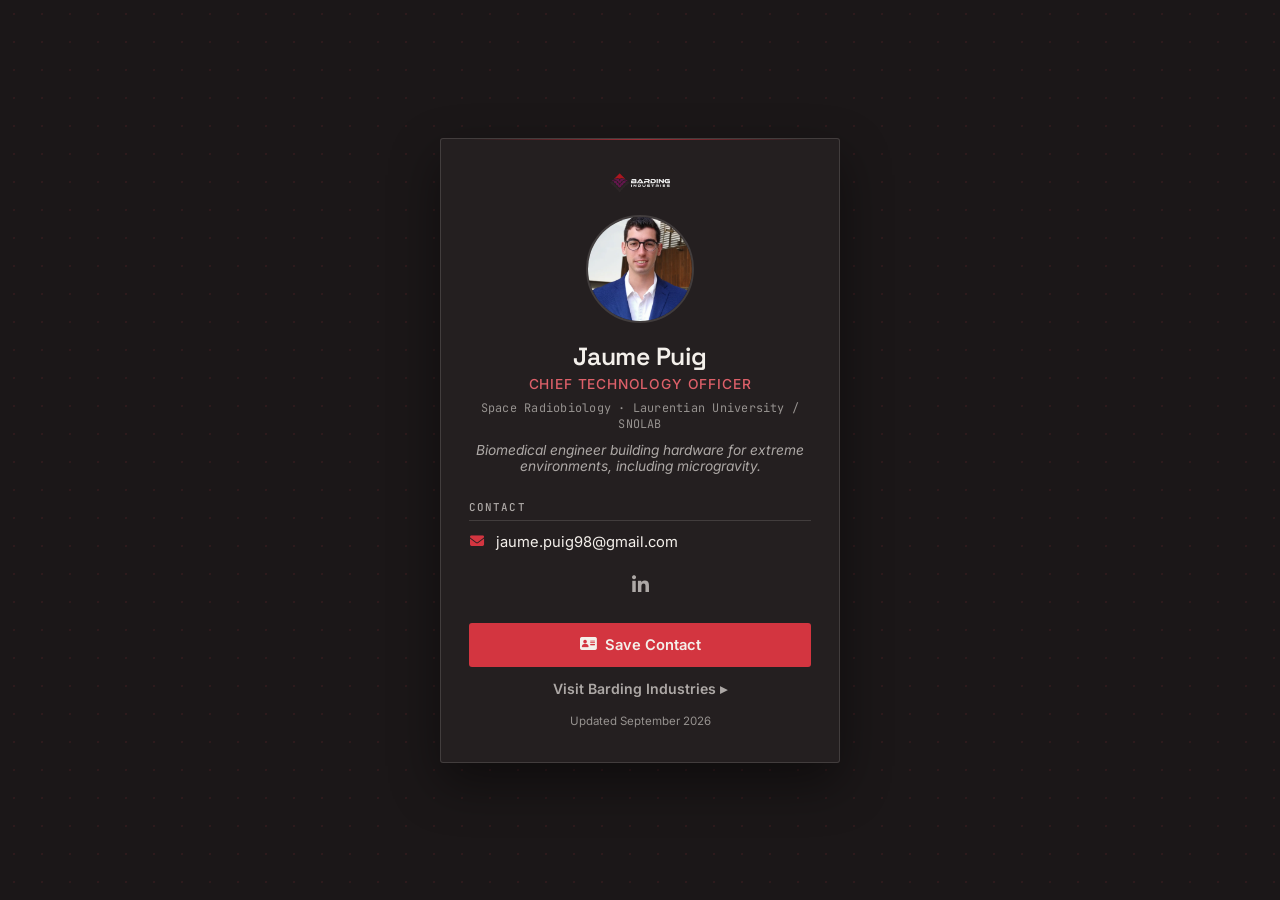
<file: team/jaume-contact.html>
<!DOCTYPE html>
<html lang="en">
<head>
<meta charset="UTF-8" />
<meta name="viewport" content="width=device-width, initial-scale=1.0" />
<meta name="theme-color" content="#1b1718" />
<meta name="color-scheme" content="dark" />

<title>Jaume Puig | Barding Industries</title>
<!-- Kept off search engines & out of site nav/sitemap on purpose (unlisted, QR-code business card) -->
<meta name="robots" content="noindex, nofollow" />
<meta name="description" content="Digital business card for Jaume Puig, Chief Technology Officer at Barding Industries. Save contact or connect online." />
<link rel="canonical" href="https://bardingindustries.com/team/jaume-contact.html" />

<link rel="icon" type="image/png" sizes="32x32" href="../assets/img/logo_sq.png" />
<link rel="apple-touch-icon" sizes="180x180" href="../assets/img/logo_sq.png" />

<meta property="og:type" content="profile" />
<meta property="og:title" content="Jaume Puig | Barding Industries" />
<meta property="og:description" content="Chief Technology Officer at Barding Industries. Save contact or connect online." />
<meta property="og:image" content="https://bardingindustries.com/assets/img/team/jpuig-cto.webp" />
<meta property="og:url" content="https://bardingindustries.com/team/jaume-contact.html" />
<meta name="twitter:card" content="summary" />
<meta name="twitter:title" content="Jaume Puig | Barding Industries" />
<meta name="twitter:description" content="Chief Technology Officer at Barding Industries. Save contact or connect online." />
<meta name="twitter:image" content="https://bardingindustries.com/assets/img/team/jpuig-cto.webp" />

<link rel="preconnect" href="https://fonts.googleapis.com" />
<link rel="preconnect" href="https://fonts.gstatic.com" crossorigin />
<link rel="stylesheet" href="https://fonts.googleapis.com/css2?family=Space+Grotesk:wght@500;600;700&family=Inter:wght@400;500;600&family=JetBrains+Mono:wght@400;500;700&display=swap" />
<link rel="preload" href="https://cdnjs.cloudflare.com/ajax/libs/font-awesome/6.5.2/css/all.min.css" as="style" onload="this.onload=null;this.rel='stylesheet'" />
<noscript><link rel="stylesheet" href="https://cdnjs.cloudflare.com/ajax/libs/font-awesome/6.5.2/css/all.min.css" /></noscript>

<link rel="stylesheet" href="assets/css/card.css" />
</head>
<body class="card-body">

  <main class="business-card">
    <div class="card-content">

      <div class="card-brand">
        <a href="https://bardingindustries.com" aria-label="Barding Industries">
          <img src="../assets/img/logo.png" alt="Barding Industries" />
        </a>
      </div>

      <header class="card-header">
        <div class="profile-img-container" data-card-field="photo"></div>
        <h1 class="name" data-card-field="name"></h1>
        <h2 class="role" data-card-field="role"></h2>
        <p class="credential" data-card-field="credential"></p>
        <p class="tagline" data-card-field="tagline"></p>
      </header>

      <section class="card-section" data-card-section="affiliations">
        <h2 class="section-title">Affiliations</h2>
        <ul class="info-list" role="list"></ul>
      </section>

      <section class="card-section">
        <h2 class="section-title">Contact</h2>
        <ul class="info-list contact-list" role="list" data-card-field="contact-list"></ul>
      </section>

      <div class="social-links" aria-label="Social profiles" data-card-field="socials"></div>

      <footer class="card-footer">
        <button data-save-contact class="btn btn-primary" aria-label="Save Jaume Puig to contacts">
          <i class="fa-solid fa-address-card" aria-hidden="true"></i> Save Contact
        </button>
        <a href="#" class="btn-text" data-card-field="primary-link"></a>
        <p class="card-updated" data-card-field="updated"></p>
      </footer>

    </div>

    <div id="copy-toast" class="toast hidden" aria-live="polite">Copied to clipboard</div>
  </main>

  <script>
    const CARD_DATA = {
      name: "Jaume Puig",
      role: "Chief Technology Officer",
      credential: "Space Radiobiology · Laurentian University / SNOLAB",
      tagline: "Biomedical engineer building hardware for extreme environments, including microgravity.",
      photo: { src: "../assets/img/team/jpuig-cto.webp", alt: "Jaume Puig" },
      affiliations: [],
      contacts: [
        {
          icon: "fa-solid fa-envelope",
          value: "jaume.puig98@gmail.com",
          href: "mailto:jaume.puig98@gmail.com",
          copyValue: "jaume.puig98@gmail.com",
          copyHint: "Click to copy on desktop, tap to email on mobile"
        }
        /* No phone number on this card by default — add one here the same
           way if you want it listed, e.g.:
        {
          icon: "fa-solid fa-phone",
          value: "(+1) 249-879-9837",
          href: "tel:+12498799837",
          copyValue: "+12498799837",
          hint: "Direct",
          copyHint: "Click to copy on desktop, tap to call on mobile"
        }
        */
      ],
      socials: [
        { icon: "fa-brands fa-linkedin-in", href: "https://linkedin.com/in/jaume-puig/", label: "LinkedIn" }
      ],
      primaryLink: { text: "Visit Barding Industries ▸", href: "https://bardingindustries.com" },
      updated: "September 2026",
      vcard: {
        org: "Barding Industries, Inc.",
        title: "Chief Technology Officer",
        photoScript: "assets/photos/jaume-photo.js",
        urls: [{ label: "Company", url: "https://bardingindustries.com" }]
      }
    };
  </script>
  <script src="assets/js/card.js"></script>
</body>
</html>
</file>
<file: assets/css/styles.css>
/* ==========================================================================
   Barding Industries — Design System
   Ink (near-black) as the default ground, Paper (warm off-white) held in
   reserve for sections that want contrast. Crimson does the accent work;
   plum is spent once per page, deliberately.
   ========================================================================== */

/* Font loading (2026-09-21): moved from a CSS @import to <link> tags in each
   page's <head> — @import forces the browser to fully download and parse
   this stylesheet before it even discovers the font request, adding a full
   extra network round trip before fonts start loading. The <link
   rel="preconnect"> + <link rel="stylesheet"> pattern (matching what
   404.html already did) lets the browser discover and start the font fetch
   in parallel with everything else, and preconnect gets DNS/TLS started
   early. Purely a load-order/performance fix — same fonts, same URLs. */

:root{
  /* --- brand (do not change: sampled from the logo) --- */
  --crimson:      #b81620;
  --crimson-bright: #d33540;
  --plum:         #691751;
  --plum-bright:  #9a2c78;

  /* --- AA-safe text variants of the two "bright" accents above ---
     --crimson-bright and --plum-bright fall below WCAG AA (4.5:1) as small
     text on --ink (3.68:1 / 2.54:1) — fine for fills, borders, and large
     display text, not fine for the 10-12px mono labels that use them as
     their actual text color. These are lightened tints of the same hue,
     used only where the bright tokens were doing double duty as body text.
     Tuned to clear 4.5:1 against BOTH --ink (#1b1718) and the lighter
     --ink-surface (#241f20) that some of these labels sit on. */
  --crimson-text: #dd6069;
  --plum-text:    #bb72a5;
  --crimson-dark:  #8f1119;

  /* --- element accent palette (Technology page materials system) ---
     A six-color legend for the elements Barding recovers (Sc, Y, Pr, Nd,
     Tb, Dy — per the current pitch deck), kept separate from the
     crimson/plum brand tokens (crimson does the site's general accent
     work; plum is spent once per page) so this reads as its own
     categorical system. Hues spread across a warm-to-cool arc, each at
     least ~40° apart, so no two read as the same family at badge size —
     an earlier 5-color pass had Scandium and Dysprosium both landing in
     the same bronze/rust warm range and reading as near-duplicates.
     Muted/deep tones tuned to a materials-science feel rather than bright
     saturated colors. -text variants clear 4.5:1 on both --ink and
     --ink-surface for small mono labels; base tokens are for borders,
     fills, and larger strokes only. */
  --el-sc:      #a4703d; --el-sc-text: #b68553; /* Scandium — amber/bronze */
  --el-pr:      #6c8943; --el-pr-text: #819f56; /* Praseodymium — olive */
  --el-nd:      #418b5a; --el-nd-text: #54a16d; /* Neodymium — green */
  --el-dy:      #3d8f8c; --el-dy-text: #4fa5a3; /* Dysprosium — teal */
  --el-y:       #5979b1; --el-y-text:  #7990b9; /* Yttrium — blue */
  --el-tb:      #856bb3; --el-tb-text: #9c89bd; /* Terbium — violet */

  /* --- ink (dark ground, default) --- */
  --ink:          #1b1718;
  --ink-surface:  #241f20;
  --ink-surface-2:#2f2829;
  --ink-line:     rgba(244,240,235,.14);
  --ink-line-2:   rgba(244,240,235,.08);
  --ink-text:     #f4f0eb;
  --ink-muted:    rgba(244,240,235,.66);
  --ink-faint:    rgba(244,240,235,.55);

  /* --- paper (light ground, reserved) --- */
  --paper:        #f4f0eb;
  --paper-surface:#e9e2d8;
  --paper-line:   rgba(27,23,24,.14);
  --paper-text:   #1b1718;
  --paper-muted:  rgba(27,23,24,.64);
  --paper-faint:  rgba(27,23,24,.62);

  /* --- type --- */
  --font-display: 'Space Grotesk', sans-serif;
  --font-body:    'Inter', sans-serif;
  --font-mono:    'JetBrains Mono', monospace;

  /* --- layout --- */
  --max-w: 1180px;
  --max-w-narrow: 760px;
  --nav-h: 116px;
  --nav-h-compact: 64px;
  --section-pad: 128px;
  --section-pad-sm: 88px;
  --radius: 3px;
  --ease: cubic-bezier(.22,.61,.36,1);
}

@media (max-width: 760px){
  :root{ --section-pad: 84px; --section-pad-sm: 64px; }
}

/* ---------------------------------- reset --------------------------------- */
*, *::before, *::after{ box-sizing: border-box; }
html{ scroll-behavior: smooth; }
body{
  margin:0;
  background: var(--ink);
  color: var(--ink-text);
  font-family: var(--font-body);
  font-size: 16px;
  line-height: 1.5;
  -webkit-font-smoothing: antialiased;
  overflow-x: hidden;
}
img,svg{ max-width:100%; display:block; }
a{ color:inherit; text-decoration:none; }
ul{ margin:0; padding:0; list-style:none; }
button{ font:inherit; color:inherit; background:none; border:0; cursor:pointer; }
h1,h2,h3,h4,p{ margin:0; }
:focus-visible{ outline: 2px solid var(--crimson-bright); outline-offset: 3px; }

/* ---------------------------------- scrollbar ------------------------------- */
::-webkit-scrollbar{ width:8px; }
::-webkit-scrollbar-track{ background: var(--ink); }
::-webkit-scrollbar-thumb{ background: var(--ink-surface-2); }
::-webkit-scrollbar-thumb:hover{ background: var(--crimson); }
::-webkit-scrollbar-thumb:active{ background: var(--crimson-bright); }
html{ scrollbar-width: thin; scrollbar-color: var(--ink-surface-2) var(--ink); }

@media (prefers-reduced-motion: reduce){
  html{ scroll-behavior:auto; }
  *,*::before,*::after{ animation-duration:.001ms !important; animation-iteration-count:1 !important; transition-duration:.001ms !important; scroll-behavior:auto !important; }
}

.skip-link{
  position:absolute; left:-9999px; top:0; z-index:999;
  background:var(--crimson); color:#fff; padding:12px 18px; font-family:var(--font-mono); font-size:13px;
}
.skip-link:focus{ left:16px; top:16px; }

/* keeps in-page anchor jumps (the skip-link target, and privacy.html's TOC
   links / cookie-notice "Learn more" link) from landing with their heading
   hidden behind the fixed navbar. Uses the taller non-compact --nav-h as a
   safe overshoot, since the compact height only applies once already
   scrolled and can't be known in advance of the jump. */
#main-content{ scroll-margin-top: var(--nav-h); }

.container{ max-width:var(--max-w); margin:0 auto; padding:0 32px; }
.container--narrow{ max-width:var(--max-w-narrow); }
@media (max-width:600px){ .container{ padding:0 22px; } }

section{ position:relative; }
.section-pad{ padding: var(--section-pad) 0; }
.section-pad-sm{ padding: var(--section-pad-sm) 0; }

.on-paper{ background: var(--paper); color: var(--paper-text); }
.on-ink{ background: var(--ink); color: var(--ink-text); }
.on-ink-surface{ background: var(--ink-surface); }

/* ------------------------------ type scale -------------------------------- */
.eyebrow{
  font-family: var(--font-mono);
  font-size: 12px;
  font-weight:500;
  letter-spacing:.16em;
  text-transform: uppercase;
  color: var(--crimson-text);
  display:inline-block;
}
.on-paper .eyebrow{ color: var(--crimson); }

h1, .h1{
  font-family: var(--font-display);
  font-weight:700;
  font-size: clamp(2.4rem, 5vw, 4.2rem);
  line-height: 1.03;
  letter-spacing:-.01em;
  text-wrap: balance;
}
h2, .h2{
  font-family: var(--font-display);
  font-weight:700;
  font-size: clamp(1.9rem, 3.6vw, 2.9rem);
  line-height: 1.08;
  letter-spacing:-.008em;
  text-wrap: balance;
}
/* deliberate 2-line heading (explicit <br> in the markup) that's slightly
   long on its second line at the largest sizes — dialed back a touch so
   that line fits on its own instead of the browser's natural wrap taking
   over mid-sentence. text-wrap:balance is dropped here since the break is
   already chosen by hand. */
.h2-tight{ font-size: clamp(1.9rem, 3.15vw, 2.5rem); text-wrap: initial; }
h3, .h3{
  font-family: var(--font-display);
  font-weight:600;
  font-size: clamp(1.25rem, 2vw, 1.6rem);
  line-height:1.2;
  text-wrap: balance;
}
/* text-wrap:balance, not pretty — pretty only rescues an egregious orphan
   (a single short word alone on the last line); it left "and the numbers."
   stranded as a visibly shorter second line under the CTA subcopy. balance
   actively evens out line lengths across the whole (short) paragraph, which
   is what these 2-3 line blurbs need. Chromium caps balance at ~6 lines,
   well above what these ever run. */
.body-lg{ font-size: clamp(1.05rem, 1.4vw, 1.2rem); line-height:1.65; color: var(--ink-muted); max-width: 54ch; text-wrap: balance; }
.on-paper .body-lg{ color: var(--paper-muted); }
p.body{ font-size:1rem; line-height:1.7; color: var(--ink-muted); max-width:58ch; text-wrap: balance; }
.on-paper p.body{ color: var(--paper-muted); }

.accent{ color: var(--crimson-bright); }
.on-paper .accent{ color: var(--crimson); }

/* -------------------------------- buttons --------------------------------- */
.btn{
  font-family: var(--font-body);
  font-weight:600;
  font-size:14.5px;
  padding:15px 28px;
  border-radius:0;
  display:inline-flex;
  align-items:center;
  gap:10px;
  border:1px solid transparent;
  transition: transform .25s var(--ease), background .25s var(--ease), border-color .25s var(--ease), color .25s var(--ease);
  white-space:nowrap;
}
.btn-arrow{ font-family:var(--font-mono); transition:transform .25s var(--ease); }
.btn:hover .btn-arrow{ transform: translateX(3px); }

.btn-primary{ background: var(--crimson); color:#fff; }
.btn-primary:hover{ background: var(--crimson-dark); }

.btn-secondary{ background: var(--ink); color:var(--ink-text); border-color: var(--ink-line); }
.btn-secondary:hover{ border-color: var(--crimson-bright); background: #2e1719; }
.on-paper .btn-secondary{ color:var(--paper-text); border-color:var(--paper-line); background: var(--paper); }
.on-paper .btn-secondary:hover{ border-color:var(--crimson); background: #efdfdb; }

.btn-ghost{ font-family:var(--font-mono); font-size:12.5px; letter-spacing:.08em; text-transform:uppercase; color:var(--ink-muted); gap:8px; padding:0; }
.btn-ghost:hover{ color:var(--ink-text); }
.on-paper .btn-ghost{ color:var(--paper-muted); }
.on-paper .btn-ghost:hover{ color:var(--paper-text); }

.btn-row{ display:flex; gap:14px; flex-wrap:wrap; align-items:center; }

/* -------------------------------- nav -------------------------------------- */
#navbar{
  position:fixed; top:0; left:0; right:0; z-index:200;
  height: var(--nav-h);
  display:flex; align-items:center;
  transition: height .3s var(--ease), border-color .3s var(--ease);
  border-bottom:0 solid var(--ink-line);
}
/* The scrim/blur lives on ::before rather than on #navbar itself: a
   backdrop-filter directly on #navbar would make it the containing block
   for its position:fixed descendant (.nav-links, the mobile menu panel),
   collapsing that panel to the navbar's own (short) height instead of the
   full viewport whenever the menu is opened while scrolled/compact. */
#navbar::before{
  content:""; position:absolute; inset:0; z-index:-1;
  background: linear-gradient(to bottom, rgba(27,23,24,.92), rgba(27,23,24,0));
  transition: background .3s var(--ease), backdrop-filter .3s var(--ease);
}
#navbar.is-compact{
  height: var(--nav-h-compact);
  border-bottom-width:1px;
}
#navbar.is-compact::before{
  background: rgba(27,23,24,.92);
  backdrop-filter: blur(10px);
}
/* width:100% — without it, .nav-inner is a flex child of #navbar and, per
   flexbox's default flex-grow:0, shrinks to fit its content instead of
   filling the container's intended max-width:1180px. That left it (and its
   space-between children) vulnerable to being compressed below their
   natural width, which is what caused nav items to collide/overlap. */
.nav-inner{ display:flex; align-items:center; justify-content:space-between; width:100%; }
.nav-brand{ display:flex; align-items:center; flex-shrink:0; }
/* logo.png is the full lockup (mark + wordmark, set in the actual brand
   font) — sized up while the nav sits over the hero, then eased down to a
   compact size once #navbar picks up .is-compact on scroll. */
.nav-logo{ height:80px; width:auto; flex-shrink:0; transition:height .3s var(--ease); }
#navbar.is-compact .nav-logo{ height:44px; }
/* logo.png's wordmark is wide relative to its height (~3.3:1); at the
   narrowest phone widths the full 80px sizing crowds the hamburger,
   so it steps down a size there — still well above the original 30px. */
@media (max-width: 400px){
  .nav-logo{ height:60px; }
  #navbar.is-compact .nav-logo{ height:38px; }
}

.nav-links{ display:flex; align-items:center; gap:30px; }
.nav-links a{
  font-family:var(--font-mono); font-size:14px; letter-spacing:.06em; text-transform:uppercase;
  color:var(--ink-muted); position:relative; padding:6px 0; white-space:nowrap;
  transition:color .2s var(--ease);
}
.nav-links a:hover, .nav-links a.is-active{ color:var(--ink-text); }
.nav-links a.is-active::after{
  content:""; position:absolute; left:0; right:0; bottom:0; height:1px; background:var(--crimson-bright);
}
.nav-right{ display:flex; align-items:center; gap:26px; flex-shrink:0; }
.nav-briefing-btn{
  font-family:var(--font-mono); font-size:13.5px; letter-spacing:.08em; text-transform:uppercase;
  border:1px solid var(--ink-line); padding:12px 20px; border-radius:0; white-space:nowrap;
  transition: border-color .2s var(--ease), background .2s var(--ease), padding .3s var(--ease);
}
.nav-briefing-btn:hover{ border-color:var(--crimson-bright); background: rgba(184,22,32,.1); }
#navbar.is-compact .nav-briefing-btn{ padding:9px 16px; }

.nav-toggle{ display:none; flex-direction:column; gap:5px; padding:8px; }
.nav-toggle span{ width:22px; height:1.5px; background:var(--ink-text); display:block; transition:transform .25s var(--ease), opacity .25s var(--ease); }
.nav-toggle[aria-expanded="true"] span:nth-child(1){ transform: translateY(6.5px) rotate(45deg); }
.nav-toggle[aria-expanded="true"] span:nth-child(2){ opacity:0; }
.nav-toggle[aria-expanded="true"] span:nth-child(3){ transform: translateY(-6.5px) rotate(-45deg); }

@media (max-width: 960px){
  .nav-links{
    position:fixed; inset:0; top:var(--nav-h);
    background:var(--ink);
    flex-direction:column; align-items:flex-start; justify-content:flex-start;
    padding:48px 32px; gap:26px;
    transform:translateX(100%); transition:transform .35s var(--ease);
  }
  /* Matches whichever height #navbar currently is (full vs. scrolled/compact)
     so the panel never starts under the still-visible logo. */
  #navbar.is-compact .nav-links{ top:var(--nav-h-compact); }
  .nav-links.is-open{ transform:translateX(0); }
  .nav-links a{ font-size:16px; }
  .nav-right .nav-briefing-btn{ display:none; }
  .nav-links .nav-briefing-btn-mobile{ display:inline-flex; }
  .nav-toggle{ display:flex; }
}
.nav-briefing-btn-mobile{ display:none; margin-top:8px; border-radius:0; }

/* ------------------------------ hero (diamond grid bg) --------------------- */
.hero{
  min-height: 100vh;
  display:flex; align-items:center;
  padding-top: var(--nav-h);
  overflow:hidden;
}
/* ---------------------------- diamond grid pattern -------------------------- */
/* Ported 2026-09-21 from the pre-redesign live site (inspected directly —
   its own hex-lattice-canvas replacement never shipped there) at the user's
   request: a tiled diamond/argyle lattice, echoing the diamond shape of the
   logo mark, in place of the hex canvas. Two stacked SVG zig-zag polylines
   tiled 108x54px form the diamond outlines; --crimson/--plum are the same
   two brand tokens sampled from the logo (see the :root comment above).
   `.grid-diamond` alone is the faint static base layer. The two color
   modifiers add a soft glow of the same pattern that tracks the cursor via
   a radial-gradient mask centered on --cx/--cy (set by the pointermove
   listener in main.js), fully replacing the old hex canvas + its JS draw
   loop with a few CSS rules and no per-frame redraw. This is the homepage
   hero's one deliberate use of --plum, per the "plum spent once per page"
   rule above. */
.grid-diamond{
  position:absolute; inset:0; pointer-events:none; z-index:0;
  background-image:url("data:image/svg+xml,%3Csvg xmlns='http://www.w3.org/2000/svg' width='108' height='54'%3E%3Cpolyline points='0,27 27,0 54,27 81,0 108,27' fill='none' stroke='white' stroke-opacity='0.045' stroke-width='1'/%3E%3Cpolyline points='0,27 27,54 54,27 81,54 108,27' fill='none' stroke='white' stroke-opacity='0.045' stroke-width='1'/%3E%3C/svg%3E");
  background-size:108px 54px;
}
.grid-diamond--plum{
  background-image:url("data:image/svg+xml,%3Csvg xmlns='http://www.w3.org/2000/svg' width='108' height='54'%3E%3Cpolyline points='0,27 27,0 54,27 81,0 108,27' fill='none' stroke='%23691751' stroke-opacity='0.6' stroke-width='1'/%3E%3Cpolyline points='0,27 27,54 54,27 81,54 108,27' fill='none' stroke='%23691751' stroke-opacity='0.6' stroke-width='1'/%3E%3C/svg%3E");
  -webkit-mask-image: radial-gradient(circle 450px at var(--cx, -999px) var(--cy, -999px), black 0%, transparent 100%);
  mask-image: radial-gradient(circle 450px at var(--cx, -999px) var(--cy, -999px), black 0%, transparent 100%);
}
.grid-diamond--crimson{
  background-image:url("data:image/svg+xml,%3Csvg xmlns='http://www.w3.org/2000/svg' width='108' height='54'%3E%3Cpolyline points='0,27 27,0 54,27 81,0 108,27' fill='none' stroke='%23b81620' stroke-opacity='0.7' stroke-width='1'/%3E%3Cpolyline points='0,27 27,54 54,27 81,54 108,27' fill='none' stroke='%23b81620' stroke-opacity='0.7' stroke-width='1'/%3E%3C/svg%3E");
  -webkit-mask-image: radial-gradient(circle 240px at var(--cx, -999px) var(--cy, -999px), black 0%, transparent 100%);
  mask-image: radial-gradient(circle 240px at var(--cx, -999px) var(--cy, -999px), black 0%, transparent 100%);
}
/* Hero-only: sized up ~30% (108x54 -> 140x70) with a touch thicker stroke
   (1 -> 1.4) so the tile doesn't look undersized against item 28's wider
   glow radius -- the old hex canvas was bigger at this scale and read fine,
   so this brings the diamond tile size in line with that reference. Scoped
   to #home-hero specifically so the CTA bands' tile (.cta-band-grid, below)
   stays untouched at its original scale. */
#home-hero .grid-diamond{
  background-image:url("data:image/svg+xml,%3Csvg xmlns='http://www.w3.org/2000/svg' width='140' height='70'%3E%3Cpolyline points='0,35 35,0 70,35 105,0 140,35' fill='none' stroke='white' stroke-opacity='0.045' stroke-width='1.4'/%3E%3Cpolyline points='0,35 35,70 70,35 105,70 140,35' fill='none' stroke='white' stroke-opacity='0.045' stroke-width='1.4'/%3E%3C/svg%3E");
  background-size:140px 70px;
}
#home-hero .grid-diamond--plum{
  background-image:url("data:image/svg+xml,%3Csvg xmlns='http://www.w3.org/2000/svg' width='140' height='70'%3E%3Cpolyline points='0,35 35,0 70,35 105,0 140,35' fill='none' stroke='%23691751' stroke-opacity='0.6' stroke-width='1.4'/%3E%3Cpolyline points='0,35 35,70 70,35 105,70 140,35' fill='none' stroke='%23691751' stroke-opacity='0.6' stroke-width='1.4'/%3E%3C/svg%3E");
  background-size:140px 70px;
}
#home-hero .grid-diamond--crimson{
  background-image:url("data:image/svg+xml,%3Csvg xmlns='http://www.w3.org/2000/svg' width='140' height='70'%3E%3Cpolyline points='0,35 35,0 70,35 105,0 140,35' fill='none' stroke='%23b81620' stroke-opacity='0.7' stroke-width='1.4'/%3E%3Cpolyline points='0,35 35,70 70,35 105,70 140,35' fill='none' stroke='%23b81620' stroke-opacity='0.7' stroke-width='1.4'/%3E%3C/svg%3E");
  background-size:140px 70px;
}
/* CTA bands reuse the same base tile at a touch more opacity (0.07 vs 0.045)
   since there's no bright vignette-lit copy competing with it there — flat,
   static, no cursor glow (the glow is a hero-only touch). */
.cta-band-grid{
  z-index:1;
  background-image:url("data:image/svg+xml,%3Csvg xmlns='http://www.w3.org/2000/svg' width='108' height='54'%3E%3Cpolyline points='0,27 27,0 54,27 81,0 108,27' fill='none' stroke='white' stroke-opacity='0.07' stroke-width='1'/%3E%3Cpolyline points='0,27 27,54 54,27 81,54 108,27' fill='none' stroke='white' stroke-opacity='0.07' stroke-width='1'/%3E%3C/svg%3E");
}
.cta-band-vignette{
  position:absolute; inset:0; z-index:0; pointer-events:none;
  background:
    radial-gradient(44% 48%, rgba(0,0,0,.72) 0%, transparent 100%),
    radial-gradient(68% 68%, transparent 22%, rgba(0,0,0,.88) 100%);
}
.hero-vignette{
  position:absolute; inset:0; z-index:1; pointer-events:none;
  background: radial-gradient(ellipse 80% 60% at 30% 40%, transparent 0%, rgba(27,23,24,.55) 78%, var(--ink) 100%);
}
/* width:100% — .hero is a flex row and .container is its only flex child, so
   without an explicit width the container shrinks to fit its content instead
   of growing to fill (and then being capped/centered by) max-width:1180px.
   That left the hero copy sitting ~130px further right than the nav logo
   above it and every non-flex section below it on the same page. */
.hero-inner{ position:relative; z-index:2; padding-top:60px; padding-bottom:90px; width:100%; }
@media (max-width:600px){ .hero-break{ display:none; } }
.hero-eyebrow{ font-size:14px; margin-bottom:26px; }
.hero h1{ font-size: clamp(2.6rem, 5.4vw, 4.5rem); max-width:26ch; margin-bottom:26px; }
.hero-sub{ font-size: clamp(1.15rem,1.8vw,1.35rem); color:var(--ink-muted); max-width:56ch; line-height:1.6; margin-bottom:40px; }
.hero-meta{
  margin-top:56px; display:flex; align-items:center; gap:16px; flex-wrap:wrap;
  font-family:var(--font-mono); font-size:13px; letter-spacing:.04em; color:var(--ink-faint);
}
.hero .btn{ font-size:16.5px; padding:14px 26px; }
.cta-band .btn{ font-size:16.5px; padding:14px 26px; }
.hero-meta-sep{ opacity:.5; }

/* simple page hero, used on Technology / Space / Company */
.page-hero{
  min-height:100vh; display:flex; align-items:center;
  padding-top: var(--nav-h);
  overflow:hidden;
}
/* same shrink-wrap fix as .hero-inner above: without width:100% this flex
   child sizes to its content and ends up narrower (and thus off-center
   relative to every other section) than the capped/centered .container
   used everywhere else on the page. */
.page-hero > .container{ width:100%; }
.page-hero h1{ max-width:24ch; margin-bottom:20px; }
.page-hero .body-lg{ margin-top:8px; color:rgba(244,240,235,.86); }
/* photo-backed heroes need more contrast than the flat-ink default (.66/.14
   opacity reads as too faint over a busy image, even under the scrim) */
.page-hero .pill{
  color:var(--ink-text); border-color:rgba(244,240,235,.34);
  background:rgba(20,17,18,.55);
}

/* photo-backed page hero (Technology / Space) */
.page-hero-photo{
  position:absolute; inset:0; width:100%; height:100%;
  object-fit:cover; object-position:center; z-index:0;
}
.page-hero-scrim{
  position:absolute; inset:0; z-index:1; pointer-events:none;
  background:
    linear-gradient(90deg, rgba(27,23,24,.94) 0%, rgba(27,23,24,.82) 32%, rgba(27,23,24,.5) 58%, rgba(27,23,24,.22) 100%),
    linear-gradient(180deg, rgba(27,23,24,.3) 0%, transparent 22%, transparent 70%, var(--ink) 100%);
}
.page-hero-credit{
  position:absolute; right:32px; bottom:24px; z-index:2;
  font-family:var(--font-mono); font-size:8.5px; letter-spacing:.07em; text-transform:uppercase; color:var(--ink-faint);
}
@media (max-width:600px){ .page-hero-credit{ right:22px; } }

/* Company hero, photo version (2026-09-21): replaced both the plain glow
   and, briefly, a hand-drawn line-art rack illustration (rejected as
   looking "horrible") with a real photo — a wall of hard hats, provided by
   the user, cropped/flipped from the original so the dense, texture-rich
   side of the shot (originally camera-left) lands on the right of the
   frame, in the least-scrimmed part of the standard photo-hero treatment.
   The scrim below is a company-specific override of the shared
   `.page-hero-scrim` (same one Technology/Space use): darkened and pushed
   further right than the default so the corridor doorway/signage in the
   middle of the shot — identifiable as the specific facility — stays
   covered at every viewport width, while the hat wall on the right still
   reads clearly. */
.company-hero-photo .page-hero-photo{ object-position:78% 38%; }
.company-hero-photo .page-hero-scrim{
  background:
    linear-gradient(90deg, rgba(27,23,24,.99) 0%, rgba(27,23,24,.98) 30%, rgba(27,23,24,.95) 52%, rgba(27,23,24,.86) 74%, rgba(27,23,24,.68) 100%),
    linear-gradient(180deg, rgba(27,23,24,.5) 0%, rgba(27,23,24,.2) 25%, rgba(27,23,24,.2) 68%, var(--ink) 100%);
}

/* Space hero, "not yet unlocked" version (2026-09-21): the old full-bleed
   photo+scrim treatment (shared with Technology/Company) read as "this is
   live and proven today," which fights the new positioning — space is a
   real future market, not a current priority. Recycled instead from the
   old homepage "Space Teaser" section (`.space-teaser`, removed 2026-09-20,
   see audit item 9): a plain dark ground with a single image floating free
   on the right, faded into the background at its inner edge rather than
   covering the whole frame. Quieter and more restrained than a cover photo
   — deliberate, so the page itself feels distant/aspirational rather than
   "shipping." Image is NASA's public-domain Earthrise photo (Apollo 8),
   reused from that same removed section (`assets/img/earthrise.webp`),
   which was otherwise sitting unused — see the open-items cleanup list.
   No `.page-hero-scrim` needed: unlike a full-bleed photo, the copy sits
   over plain flat ink where the image never reaches.
   2026-09-21 correction: the source Earthrise photo (1800x1200) is mostly
   empty black — the moon+earth crescent only fills x:30-1757/y:200-1016 of
   the frame — so at native aspect ratio the image read as an oversized,
   near-invisible box with a small, faint subject lost inside it. Cropped
   to the actual content bounding box instead (`assets/img/earthrise-hero.webp`,
   ~1747x866 — keeps `earthrise.webp` itself untouched in case it's wanted
   uncropped elsewhere), so the moon fills the frame rather than floating
   in dead space. A first attempt at hiding the box's edges used a radial
   fade/vignette mask — rejected by the user as looking *worse*, fading the
   image into a soft blob rather than a clean photo. The actual fix, and
   the one the original homepage `.space-teaser` used: don't fade the
   image at all, just match the **section's own background** to the
   photo's true near-black point (sampled from the image's own corner
   pixels, ~rgb(1,2,5)) instead of the sitewide warmer `--ink` (#1b1718).
   With matching blacks either side of it, a plain rectangular image has
   no visible seam to hide in the first place. */
.space-hero{ background:#020305; }
.space-hero-img{
  position:absolute;
  top:50%; right:-2%;
  width:48%; max-width:720px;
  transform:translateY(-50%);
  z-index:0;
}
@media (max-width:900px){ .space-hero-img{ display:none; } }

/* --------------------------------- stats ------------------------------------ */
.stat-grid{ display:grid; grid-template-columns:repeat(3,1fr); column-gap:48px; row-gap:36px; margin-top:56px; }
.stat-num{ font-family:var(--font-display); font-weight:700; font-size:clamp(2.5rem,4.4vw,3.6rem); color:var(--ink-text); font-variant-numeric:tabular-nums; letter-spacing:-.01em; -webkit-text-stroke:0.6px currentColor; }
.on-paper .stat-num{ color:var(--paper-text); }
.stat-num .u{ color:var(--crimson-bright); }
.on-paper .stat-num .u{ color:var(--crimson); }
.stat-label{ margin-top:12px; font-size:15px; color:var(--ink-muted); line-height:1.5; max-width:30ch; }
.on-paper .stat-label{ color:var(--paper-muted); }

@media (max-width:760px){ .stat-grid{ grid-template-columns:1fr; row-gap:28px; } }

/* ------------------------------ section head -------------------------------- */
.section-head{ max-width:1040px; margin-bottom:56px; }
.section-head .eyebrow{ margin-bottom:18px; }
.section-head--split{
  display:flex; justify-content:space-between; align-items:center; gap:32px; flex-wrap:wrap;
  max-width:none;
}
/* no max-width here (unlike the plain .body-lg default) — this paragraph
   sits inside a flex item that's already sized to the heading above it
   (see .section-head--split), so capping it to a reading-line ch-width
   left a narrow column of text under a full-width headline with a slab of
   empty space beside it. Letting it use the same box the heading uses
   keeps the two visually aligned as one block instead of a flag shape. */
.section-head--split .body-lg{ max-width:none; margin:0; padding-bottom:4px; }

/* -------------------------------- tag pills --------------------------------- */
.pill-row{ display:flex; gap:10px; flex-wrap:wrap; }
.pill{
  font-family:var(--font-mono); font-size:11.5px; letter-spacing:.06em; text-transform:uppercase;
  border:1px solid var(--ink-line); border-radius:3px; padding:7px 14px; color:var(--ink-muted);
}
.on-paper .pill{ border-color:var(--paper-line); color:var(--paper-muted); }

/* ---------------------------- element badges (deck motif) ------------------- */
.badge-row{ display:flex; gap:12px; flex-wrap:wrap; }
.el-badge{
  font-family:var(--font-mono); width:60px; text-align:center;
  border:1px solid var(--ink-line); border-radius:8px; padding:9px 4px 8px; background:var(--ink-surface);
}
.el-badge .n{ display:block; font-size:8.5px; color:var(--ink-faint); }
.el-badge .s{ display:block; font-size:18px; font-weight:700; color:var(--ink-text); margin-top:2px; }
.el-badge.is-sc{ border-color:var(--el-sc); }
.el-badge.is-sc .s{ color:var(--el-sc-text); }
.el-badge.is-y{ border-color:var(--el-y); }
.el-badge.is-y .s{ color:var(--el-y-text); }
.el-badge.is-pr{ border-color:var(--el-pr); }
.el-badge.is-pr .s{ color:var(--el-pr-text); }
.el-badge.is-nd{ border-color:var(--el-nd); }
.el-badge.is-nd .s{ color:var(--el-nd-text); }
.el-badge.is-tb{ border-color:var(--el-tb); }
.el-badge.is-tb .s{ color:var(--el-tb-text); }
.el-badge.is-dy{ border-color:var(--el-dy); }
.el-badge.is-dy .s{ color:var(--el-dy-text); }

.eyebrow-sm{
  font-family:var(--font-mono); font-size:11px; letter-spacing:.1em; text-transform:uppercase;
  color:var(--crimson-text); margin-bottom:14px;
}

/* ------------------------------ platform process ---------------------------- */
.process{
  display:grid;
  grid-template-columns: repeat(4, 1fr);
  column-gap:28px;
  row-gap:28px;
  margin-top:56px;
}
.process-badge{
  display:inline-block;
  font-family:var(--font-mono);
  font-size:11.5px;
  font-weight:500;
  letter-spacing:.08em;
  text-transform:uppercase;
  padding:6px 14px;
  border:1px solid var(--ink-line);
  border-radius:3px;
  color:var(--ink-muted);
  margin-bottom:16px;
}
.on-paper .process-badge{ border-color:var(--paper-line); color:var(--paper-muted); }
.process-badge-step{
  border-color: var(--crimson-bright);
  color: var(--ink-text);
  font-weight:600;
}
.on-paper .process-badge-step{ border-color: var(--crimson); color:var(--paper-text); }
.process-item p{ font-size:14.5px; line-height:1.6; color:var(--ink-muted); max-width:26ch; }
.on-paper .process-item p{ color:var(--paper-muted); }
/* Extraction/Separation's marks -- unicolor inline SVG hex icons, rock/base
   hexes in rgba(244,240,235, alpha) -- the same off-white as --ink-muted/
   --ink-text, at a few different alphas so the rock reads as an uneven
   material rather than one flat tone -- with --crimson-bright as the only
   accent, matching the brand's "red does the accent work" rule rather than
   the six-color --el-* element palette (that palette stays reserved for
   the "Six Elements" badge row below, so these marks don't visually
   compete with it). Each mark uses a small chevron (--ink-muted, grey) as
   the before/after divider, and the crimson hexes vary in fill style --
   solid, outline, and diagonal-hatch -- to distinguish individual
   elements from one another without needing more hues. Extraction: an
   irregular rock cluster (9 hexes, deliberately not a neat symmetric
   flower) with three target elements (one per fill style) marked in red,
   then those same three hexes free-floating on the other side of the
   chevron. Separation: loose mixed hexes already differentiated by fill
   style, then bound into groups of varying size (a triplet, a pair, a
   four-hex group) grouped by that same style -- deliberately uneven so it
   doesn't read as mechanical. Both marks are drawn with generous internal
   spacing (not just bigger hexes) and rendered wider (190px, up from an
   earlier 158px) so they read as a bigger, more considered graphic without
   the individual hexes changing size. Left-aligned with the badge/copy
   above (not centered) and set close under the paragraph so it reads as
   part of the same block rather than a separate footer element. */
.process-step-icon{ display:flex; justify-content:flex-start; margin-top:8px; }
.process-step-icon svg{ width:190px; height:auto; display:block; }
@media (max-width:900px){
  .process{ grid-template-columns:1fr; row-gap:24px; }
  .process-item p{ max-width:none; }
}
/* Dropped on phones -- at single-column phone widths the mark just sits
   alone under the paragraph with nothing to align to, and didn't read
   well there; the badge/copy alone carries the step on small screens. */
@media (max-width:600px){
  .process-step-icon{ display:none; }
}

.platform-output{ margin-top:56px; }
.platform-output .eyebrow-sm{ font-size:15px; margin-bottom:22px; }
.platform-output-note{ margin-top:28px; }

/* ---------------------------- mission list (Space) ------------------------------ */
/* Space's Post-Earth Roadmap "Kontus Missions" list: a compact, unbordered
   year + name + partner line, no dividers, no box. Deliberately much lighter
   than the earlier bordered/divided-row version it replaced (dropped the
   mission-type sub-line entirely) after the prose-paragraph version that
   preceded this was called out as "too much text" — this keeps the
   credibility-relevant facts (year, partner) visible
   at a glance without reading as a data table or a wall of text. The label
   above the list uses --crimson-text (matching .eyebrow-sm right above it),
   not --ink-faint, after the flat gray was called out as looking "bleak"
   next to that accent-colored eyebrow. */
.mission-list-label{ font-family:var(--font-mono); font-size:11px; letter-spacing:.1em; text-transform:uppercase; color:var(--crimson-text); margin-bottom:14px; }
.mission-list{ display:flex; flex-direction:column; gap:13px; }
.mission-row{ display:flex; align-items:baseline; gap:14px; flex-wrap:wrap; }
.mission-row .yr{ font-family:var(--font-mono); font-size:12px; color:var(--ink-faint); flex-shrink:0; width:32px; }
.mission-row .nm{ font-family:var(--font-display); font-weight:600; font-size:15px; color:var(--ink-text); }
.mission-row .pt{ font-family:var(--font-mono); font-size:11px; letter-spacing:.03em; text-transform:uppercase; color:var(--ink-faint); }
.on-paper .mission-list-label{ color:var(--crimson); }
.on-paper .mission-row .yr{ color:var(--paper-faint); }
.on-paper .mission-row .nm{ color:var(--paper-text); }
.on-paper .mission-row .pt{ color:var(--paper-faint); }

/* ------------------------------- pull quote ----------------------------------- */
.pull-quote{ max-width:62ch; }
.pull-quote .mark{ font-family:var(--font-display); font-size:3rem; color:var(--crimson); line-height:.4; display:block; margin-bottom:18px; }
.pull-quote blockquote{ margin:0; font-family:var(--font-display); font-weight:600; font-size:clamp(1.35rem,2.6vw,1.9rem); line-height:1.3; text-wrap:balance; }
.pull-quote cite{ display:block; margin-top:26px; font-style:normal; font-family:var(--font-mono); font-size:12.5px; letter-spacing:.04em; color:var(--ink-muted); }
.pull-quote cite b{ color:var(--ink-text); font-weight:600; }
.on-paper .pull-quote cite{ color:var(--paper-muted); }
.on-paper .pull-quote cite b{ color:var(--paper-text); }

/* -------------------------------- traction ------------------------------------- */
.traction-strip{ display:grid; grid-template-columns:repeat(2,1fr); gap:32px; }
/* just the 2 cards with a real, linkable source (Funding/HopStone,
   Recognition/Tufts) — the other two facts that used to sit alongside
   them (Advisory, R&D roots) were dropped rather than padded out with
   fake links, so each card here gets a full half-width column instead
   of a cramped quarter. */
/* --trio: a 3rd card (Grant/CWRU) added 2026-09-29, without a link —
   its source is a generic program-application page, not something
   worth citing as proof the way HopStone's/Tufts' own announcement
   pages are. 3-up needs its own narrower rhythm rather than reusing
   the half-width spacing tuned for exactly 2 cards: tighter gap/padding,
   and the logo always stacks above the text (not just under 480px)
   since each card's own column is already narrow at this width. */
.traction-strip--trio{ grid-template-columns:repeat(3,1fr); gap:24px; }
.traction-strip--trio .traction-card{ padding:28px; }
.traction-strip--trio .traction-card-content{ flex-direction:column; align-items:flex-start; gap:16px; }
@media (max-width:900px){ .traction-strip--trio{ grid-template-columns:repeat(2,1fr); } }
.traction-card{ border:1px solid var(--ink-line); padding:36px; }
.on-paper .traction-card{ border-color:var(--paper-line); }
.traction-card-head{ display:flex; align-items:flex-start; justify-content:space-between; gap:16px; }
.traction-tag{
  display:inline-block;
  font-family:var(--font-mono); font-size:11.5px; font-weight:500; letter-spacing:.08em; text-transform:uppercase;
  padding:6px 14px; border:1px solid var(--crimson-bright); border-radius:3px; color:var(--ink-text);
}
.on-paper .traction-tag{ border-color:var(--crimson); color:var(--paper-text); }
.traction-year{ font-family:var(--font-mono); font-size:12.5px; color:var(--ink-faint); padding-top:7px; }
.on-paper .traction-year{ color:var(--paper-faint); }
/* one continuous card, no internal divider — the logo sits inline to the
   left of the claim instead of in a separately bordered-off rail, so it
   reads as part of the same block of content rather than a boxed-in
   sidebar. Text sits in its own column to the right of the mark, not
   wrapping around it, so the paragraph and link keep an even left edge. */
.traction-card-content{ display:flex; align-items:center; gap:22px; margin-top:22px; }
/* HopStone's mark ships solid black, all but invisible against --ink, so
   it's color-reversed to white for this on-ink placement; Tufts' mid-blue
   mark already reads cleanly as-is. Both capped to the same box (rather
   than a fixed height alone) so the square HopStone mark and the wide
   Tufts wordmark read as the same visual weight despite their different
   native proportions. */
/* All three marks are shown as a single-color (white) silhouette rather than
   keeping native brand colors — a uniform treatment reads as one quiet,
   consistent trust signal; a saturated brand color (Tufts' mid-blue) sitting
   among plain marks broke the site's own "crimson is the only accent color"
   rule and stood out for the wrong reason. CWRU's mark ships as a unicolor
   navy asset with the sunburst as a transparent cutout (not a separate white
   fill), so its transparent rays stay transparent straight through this
   filter too, showing the card's own background through them — same visual
   effect as a true two-tone mark. */
.traction-logo{ flex-shrink:0; display:block; max-width:72px; max-height:44px; width:auto; height:auto; }
.traction-logo--hopstone, .traction-logo--tufts, .traction-logo--cwru{ filter:brightness(0) invert(1); }
.on-paper .traction-logo--hopstone, .on-paper .traction-logo--tufts, .on-paper .traction-logo--cwru{ filter:none; }
/* Same optical-weight fix as the homepage supporters strip: Tufts' bold
   wordmark reads heavier than HopStone/CWRU even inside the same box, since
   its glyphs fill far more of the box with solid ink. Capped narrower here
   too. */
.traction-logo--tufts{ max-width:56px; }
.traction-card-text{ min-width:0; }
.traction-card-text p{ font-size:16.5px; line-height:1.55; max-width:none; }
.traction-link{ display:inline-block; margin-top:20px; font-family:var(--font-mono); font-size:12.5px; letter-spacing:.05em; color:var(--ink-muted); text-decoration:none; transition:color .2s var(--ease); }
.traction-link .btn-arrow{ margin-left:8px; display:inline-block; }
.on-paper .traction-link{ color:var(--paper-muted); }
.traction-link:hover{ color:var(--crimson-bright); }
.on-paper .traction-link:hover{ color:var(--crimson); }
@media (max-width:760px){ .traction-strip{ grid-template-columns:1fr; } }
@media (max-width:480px){
  /* logo above the text instead of beside it — at this width the mark
     plus its gap would eat too much of the paragraph's measure. */
  .traction-card-content{ flex-direction:column; align-items:flex-start; gap:16px; }
}

/* ------------------------------ supporters strip -------------------------------- */
/* Dead code as of 2026-09-29 — the homepage "Backed & Recognized By" section
   this styled was removed: it duplicated the same HopStone/Tufts facts
   already stated quietly as plain text in the hero's `.hero-meta` line
   (`Backed by HopStone Capital · Finalist, Tufts $100K New Ventures
   Competition`), which is the deliberate, benchmarked-against-comparable-
   companies treatment this project settled on for the homepage (see the
   "Milestones/Leadership cut from the homepage" decision elsewhere in this
   project's history) — a separate bordered logo strip read as exactly the
   heavier "credential wall" that decision was meant to avoid, especially
   once a 3rd, much smaller item (a CWRU microgrant) would have joined two
   much larger ones (VC funding, a national competition finalist placement)
   at equal visual weight. The full, honestly-labeled version of all three
   lives on the Company page's Traction section instead. Left in place
   rather than deleted per this project's own convention: narrative cuts
   keep their CSS as dead code (the visual work often outlives the specific
   placement decision that removed it), unlike a bad-design cut.
   Original placement note, kept for context: sat directly above the closing
   CTA band (both on-ink) so the credibility signal landed right before the
   ask, rather than competing with the hero's own value proposition higher
   up the page. Bordered top/bottom rather than full section-pad height —
   read as a slim credibility strip, not another full section competing for
   attention with the CTA right after it. */
.supporters-strip{ padding:52px 0; border-top:1px solid var(--ink-line); border-bottom:1px solid var(--ink-line); }
.supporters-inner{ display:flex; flex-direction:column; align-items:center; gap:26px; text-align:center; }
.supporters-label{ font-family:var(--font-mono); font-size:11px; letter-spacing:.14em; text-transform:uppercase; color:var(--ink-faint); }
.supporters-logos{ display:flex; align-items:center; justify-content:center; gap:44px; flex-wrap:wrap; }
.supporter-logo{ height:32px; width:auto; display:block; filter:brightness(0) invert(1); }
.supporter-logo--hopstone{ height:40px; }
/* Tufts' bold wordmark fills ~41% of its own canvas with solid ink vs.
   HopStone's thin line-art (~16%) and CWRU's icon+small-text lockup (~31%)
   — same box height reads as different visual weight, since "height" alone
   doesn't account for glyph density. Sized down to compensate, the same
   logic that sized HopStone *up* for being too thin. */
.supporter-logo--tufts{ height:26px; }
.supporters-sep{ width:1px; height:26px; background:var(--ink-line); flex-shrink:0; }
@media (max-width:540px){ .supporters-sep{ display:none; } }

/* ---------------------------------- team --------------------------------------- */
/* plain gap, no border/background grid-line trick — the old 2px-gap-on-a
   filled-background hack drew a hairline square around every photo, which
   read as a spreadsheet/table rather than a team section. Five across at
   desktop (one per team member) rather than four — with 5 people, a
   4-column grid always strands the last card alone on its own row; 5
   columns keeps everyone in a single, even row instead. */
.team-grid{ display:grid; grid-template-columns:repeat(5,1fr); gap:36px 20px; margin-top:20px; }
.team-card{ background:var(--ink); }
/* portrait (taller than wide), same family of shape as the old 4/5 crop —
   but capped to a fixed max-width instead of stretching to fill the grid
   column, which is what was actually making the photo feel oversized next
   to the text below it, not the shape. Sized down a step further (from an
   earlier 190px) so the row of five reads as a compact roster rather than
   five separate portrait cards. Left-aligned (no auto margin), and square
   corners — every other photo/button on the site is square-cornered (see
   .btn), so a radius here was the odd one out. */
.team-photo-wrap{ aspect-ratio:3/4; max-width:148px; margin:0 0 18px; overflow:hidden; background:var(--ink-surface); border-radius:0; }
.team-photo{ width:100%; height:100%; object-fit:cover; object-position:top; filter:grayscale(.25); transition:filter .3s var(--ease); }
.team-card:hover .team-photo{ filter:grayscale(0); }
.team-name{ font-family:var(--font-display); font-weight:600; font-size:1.15rem; }
.team-role{ font-family:var(--font-mono); font-size:12.5px; color:var(--crimson-text); margin-top:8px; letter-spacing:.02em; }
/* field + institution on their own lines on purpose (see markup) — almost
   every pairing here was long enough to wrap unpredictably anyway, so a
   fixed two-line shape reads as intentional instead of accidental. */
.team-credential{ font-size:12.5px; color:var(--ink-faint); margin-top:10px; line-height:1.45; }
.team-bio{ font-size:13.5px; line-height:1.55; color:var(--ink-muted); margin-top:14px; }
/* filled LinkedIn mark (not the old plain-text link, not an outline glyph)
   in the same muted color as the text, brightening on hover with it — kept
   small (about the height of the text's cap-height) so it reads as a
   small brand mark next to the label, not an oversized graphic. */
.team-linkedin{ display:inline-flex; align-items:center; gap:6px; margin-top:16px; font-family:var(--font-mono); font-size:11px; letter-spacing:.06em; text-transform:uppercase; color:var(--ink-faint); }
.team-linkedin:hover{ color:var(--ink-text); }
.linkedin-icon{ width:11px; aspect-ratio:448/512; flex-shrink:0; }
@media (max-width:1100px){ .team-grid{ grid-template-columns:repeat(3,1fr); } }
@media (max-width:700px){ .team-grid{ grid-template-columns:repeat(2,1fr); } }
@media (max-width:460px){ .team-grid{ grid-template-columns:1fr; } }

/* same portrait rectangle as the team photos above (not a small square),
   sized up so the photo actually has presence, with name/role bumped up
   to match rather than sitting tiny next to a bigger photo. Text is
   vertically centered against the photo rather than pinned to either
   edge, and square-cornered to match the team photos and the rest of
   the site. */
.advisory-grid{ display:grid; grid-template-columns:repeat(2,1fr); gap:32px 28px; margin-top:20px; }
.advisory-card{ display:flex; align-items:center; gap:20px; }
.advisory-card > div{ min-width:0; }
.advisory-avatar{ width:120px; aspect-ratio:3/4; border-radius:0; overflow:hidden; flex-shrink:0; background:var(--ink-surface); }
.advisory-avatar img{ width:100%; height:100%; object-fit:cover; filter:grayscale(.25); }
.advisory-avatar.placeholder{ display:flex; align-items:center; justify-content:center; font-family:var(--font-mono); font-size:14px; color:var(--ink-faint); border:1px dashed var(--ink-line); }
.advisory-name{ font-size:19px; font-weight:600; font-family:var(--font-body); }
.advisory-role{ font-size:14.5px; color:var(--ink-faint); margin-top:7px; line-height:1.5; }
@media (max-width:620px){ .advisory-grid{ grid-template-columns:1fr; } }

/* ---------------------------------- CTA / footer bands --------------------------- */
.cta-band{ text-align:left; padding: var(--section-pad) 0; }
.cta-band h2{ margin-bottom:22px; }
.cta-band .body-lg{ margin-bottom:40px; }

footer{ border-top:1px solid var(--ink-line); padding: 70px 0 40px; }
.footer-grid{ display:grid; grid-template-columns: 1.4fr 1fr 1fr; gap:56px; }
.footer-brand{ display:flex; align-items:center; gap:12px; margin-bottom:18px; }
.footer-brand img{ height:46px; }
.footer-tagline{ font-size:13.5px; color:var(--ink-faint); max-width:32ch; line-height:1.6; }
.footer-col-title{ font-family:var(--font-mono); font-size:11px; letter-spacing:.12em; text-transform:uppercase; color:var(--ink-faint); margin-bottom:18px; }
.footer-links{ display:flex; flex-direction:column; gap:12px; }
.footer-links a, .footer-links button{ font-size:13.5px; color:var(--ink-muted); text-align:left; background:none; border:none; padding:0; margin:0; font-family:inherit; cursor:pointer; }
.footer-links a:hover, .footer-links button:hover{ color:var(--ink-text); }
.footer-bottom{ margin-top:60px; padding-top:26px; border-top:1px solid var(--ink-line-2); display:flex; justify-content:space-between; flex-wrap:wrap; gap:14px; font-family:var(--font-mono); font-size:11px; color:var(--ink-faint); }
.footer-bottom a{ color:var(--ink-faint); }
.footer-bottom a:hover{ color:var(--ink-text); }
@media (max-width:760px){ .footer-grid{ grid-template-columns:1fr; gap:36px; } }

/* -------------------------------- modal (request a briefing) --------------------- */
.modal-scrim{
  position:fixed; inset:0; z-index:500; background:rgba(20,17,18,.72); backdrop-filter:blur(3px);
  display:flex; align-items:flex-start; justify-content:center; padding: 8vh 20px;
  opacity:0; pointer-events:none; transition:opacity .25s var(--ease);
  overflow-y:auto;
}
.modal-scrim.is-open{ opacity:1; pointer-events:auto; }
.modal-card{
  background:var(--paper); color:var(--paper-text); width:100%; max-width:560px; border-radius:4px;
  padding:44px 40px 40px; position:relative;
  transform:translateY(14px); transition:transform .3s var(--ease);
}
.modal-scrim.is-open .modal-card{ transform:translateY(0); }
.modal-close{ position:absolute; top:24px; right:24px; width:34px; height:34px; display:flex; align-items:center; justify-content:center; border-radius:50%; }
.modal-close:hover{ background:var(--paper-surface); }
.modal-close svg{ width:16px; height:16px; stroke:currentColor; stroke-width:2; fill:none; }
.modal-card .eyebrow{ color:var(--crimson); }
.modal-card h2{ font-size:1.7rem; margin-bottom:12px; }
.modal-card .body{ font-size:14.5px; color:var(--paper-muted); line-height:1.6; margin-bottom:26px; max-width:44ch; }
.modal-note{
  font-size:12px; color:var(--paper-faint); margin-top:18px; line-height:1.55; border-top:1px solid var(--paper-line); padding-top:16px;
}

.form-grid{ display:grid; grid-template-columns:1fr 1fr; gap:14px; }
.field{ display:flex; flex-direction:column; gap:7px; }
.field.full{ grid-column:1 / -1; }
.field label{ font-family:var(--font-mono); font-size:10.5px; letter-spacing:.08em; text-transform:uppercase; color:var(--paper-faint); }
.field input, .field textarea{
  font-family:var(--font-body); font-size:14px; padding:12px 13px; border:1px solid var(--paper-line);
  border-radius:2px; background:#fff; color:var(--paper-text); width:100%;
}
.field input:focus, .field textarea:focus{ outline:none; border-color:var(--crimson); }
.field textarea{ resize:vertical; min-height:80px; }

/* ---------------------------- custom select (Inquiry Type) ------------------------------ */
/* A native <select>'s open <option> list is OS-rendered — Chrome/Windows draws
   its own popup and ignores CSS almost entirely, so even `accent-color` (tried
   first, 2026-09-21) only recolors the closed select's own focus ring, not the
   hover/highlight color inside the open list. Confirmed against a real-browser
   screenshot: the option list still showed system blue on hover. This custom
   listbox replaces the native control entirely (a hidden input carries the
   form value) so every pixel of the open list, including hover, is our CSS. */
.select-custom{ position:relative; }
.select-trigger{
  font-family:var(--font-body); font-size:14px; padding:12px 13px; border:1px solid var(--paper-line);
  border-radius:2px; background:#fff; color:var(--paper-text); width:100%; text-align:left;
  display:flex; align-items:center; justify-content:space-between; gap:10px; cursor:pointer;
}
.select-trigger:focus{ outline:none; border-color:var(--crimson); }
.select-custom.is-open .select-trigger{ border-color:var(--crimson); }
.select-caret{ width:14px; height:14px; stroke:var(--paper-faint); stroke-width:2; fill:none; flex-shrink:0; transition:transform .15s var(--ease); }
.select-custom.is-open .select-caret{ transform:rotate(180deg); }
.select-listbox{
  position:absolute; top:calc(100% + 4px); left:0; right:0; z-index:20; margin:0; padding:4px 0;
  list-style:none; background:#fff; border:1px solid var(--paper-line); border-radius:2px;
  box-shadow:0 8px 24px rgba(0,0,0,.12); max-height:220px; overflow-y:auto;
}
.select-listbox li[role="option"]{ padding:10px 13px; font-size:14px; color:var(--paper-text); cursor:pointer; }
.select-listbox li[role="option"].is-active,
.select-listbox li[role="option"]:hover{ background:var(--crimson); color:#fff; }
.select-listbox li[role="option"][aria-selected="true"]{ font-weight:600; }
.select-error{ font-size:12px; color:var(--crimson); margin-top:6px; }
.select-custom.has-error .select-trigger{ border-color:var(--crimson); }
.modal-card .btn-primary{ margin-top:18px; width:100%; justify-content:center; }
.form-status{ font-family:var(--font-mono); font-size:12.5px; margin-top:14px; display:none; }
.form-status.is-visible{ display:block; }
.form-status.is-error{ color:var(--crimson); }
.form-status.is-success{ color:#2f7a4d; }

@media (max-width:560px){ .form-grid{ grid-template-columns:1fr; } .modal-card{ padding:34px 24px 28px; } }

/* ------------------------------------ reveal ---------------------------------------- */
/* Progressive enhancement: content is visible by default. Only once main.js has run
   (html.js) do reveal elements start hidden and animate in on scroll — so a JS failure
   never hides content. */
html.js .reveal{ opacity:0; transform:translateY(18px); transition:opacity .7s var(--ease), transform .7s var(--ease); }
html.js .reveal.is-visible{ opacity:1; transform:none; }
.reveal-d1{ transition-delay:.08s; }
.reveal-d2{ transition-delay:.16s; }
.reveal-d3{ transition-delay:.24s; }

/* ------------------------------------ misc ------------------------------------------- */
.two-col{ display:grid; grid-template-columns:1fr 1fr; gap:64px; align-items:start; }
@media (max-width:820px){ .two-col{ grid-template-columns:1fr; gap:36px; } }

/* --------------------------------- privacy policy ---------------------------------- */
.policy-meta{
  font-family:var(--font-mono); font-size:12px; letter-spacing:.04em; color:var(--ink-faint); margin-top:18px;
}
.policy-toc{
  background:var(--ink-surface); border:1px solid var(--ink-line); border-radius:var(--radius);
  padding:26px 30px; margin-bottom:56px;
}
.policy-toc-label{
  font-family:var(--font-mono); font-size:11px; font-weight:500; letter-spacing:.14em; text-transform:uppercase;
  color:var(--ink-faint); margin-bottom:14px;
}
.policy-toc ol{ list-style:none; counter-reset:toc; display:grid; grid-template-columns:1fr 1fr; gap:4px 32px; }
.policy-toc ol li{ counter-increment:toc; font-size:13.5px; color:var(--ink-muted); line-height:2; }
.policy-toc ol li::before{ content:counter(toc) ". "; color:var(--ink-faint); font-family:var(--font-mono); font-size:12px; }
.policy-toc ol li a:hover{ color:var(--ink-text); }
@media (max-width:600px){ .policy-toc ol{ grid-template-columns:1fr; } }

.policy-section{ margin-bottom:44px; scroll-margin-top: var(--nav-h); }
.policy-section h2{
  font-family:var(--font-display); font-weight:600; font-size:1.05rem; letter-spacing:.005em;
  padding-bottom:12px; margin-bottom:16px; border-bottom:1px solid var(--ink-line);
}
.policy-section p{ font-size:14.5px; line-height:1.75; color:var(--ink-muted); margin-bottom:14px; }
.policy-section p:last-child{ margin-bottom:0; }
.policy-section strong{ color:var(--ink-text); font-weight:600; }
.policy-section ul{ list-style:none; margin:8px 0 14px; padding:0; }
.policy-section ul li{
  font-size:14.5px; line-height:1.75; color:var(--ink-muted); padding-left:18px; position:relative; margin-bottom:4px;
}
.policy-section ul li::before{
  content:""; position:absolute; left:0; top:.75em; width:6px; height:1px; background:var(--crimson-bright);
}
.policy-section a{ color:var(--ink-text); text-decoration:underline; text-decoration-color:var(--ink-line); transition:text-decoration-color .2s var(--ease); }
.policy-section a:hover{ text-decoration-color:var(--ink-faint); }

/* ---------------------------------- back to top ----------------------------- */
.back-to-top{
  /* below #navbar's z-index (200) on purpose — it's a sibling of #navbar in
     the DOM and, at equal z-index, later-in-DOM would paint on top of the
     whole navbar stacking context, including the open mobile nav-links
     panel nested inside it. This button has no reason to sit above the
     nav, so it stays under it instead of needing its own inert/scroll-lock
     coordination with the mobile-nav overlay system. */
  position:fixed; bottom:32px; right:32px; z-index:150;
  width:44px; height:44px;
  background:var(--ink-surface); border:1px solid var(--ink-line); border-radius:0;
  display:flex; align-items:center; justify-content:center;
  opacity:0; transform:translateY(8px); pointer-events:none;
  transition:opacity .3s var(--ease), transform .3s var(--ease), background .2s var(--ease), border-color .2s var(--ease), bottom .3s var(--ease);
}
.back-to-top.is-visible{ opacity:1; transform:translateY(0); pointer-events:auto; }
.back-to-top:hover{ background:var(--ink-surface-2); border-color:var(--crimson-bright); }
.back-to-top svg{
  width:16px; height:16px; stroke:var(--ink-muted); stroke-width:1.75; fill:none;
  stroke-linecap:round; stroke-linejoin:round; transition:stroke .2s var(--ease);
}
.back-to-top:hover svg{ stroke:var(--ink-text); }
.back-to-top.on-paper-bg{ background:var(--paper); border-color:var(--paper-line); }
.back-to-top.on-paper-bg:hover{ background:#efdfdb; border-color:var(--crimson); }
.back-to-top.on-paper-bg svg{ stroke:var(--paper-muted); }
.back-to-top.on-paper-bg:hover svg{ stroke:var(--paper-text); }
@media (max-width:600px){ .back-to-top{ bottom:22px; right:22px; } }
/* nudged up out of the way whenever the cookie bar is showing, so the two
   fixed-bottom elements never overlap. --cookie-bar-h is set from JS to the
   bar's actual rendered height (it wraps to more lines on narrow screens). */
body.has-cookie-bar .back-to-top{ bottom: calc(32px + var(--cookie-bar-h, 0px)); }
@media (max-width:600px){ body.has-cookie-bar .back-to-top{ bottom: calc(22px + var(--cookie-bar-h, 0px)); } }

/* ------------------------------- cookie notice ------------------------------- */
/* deliberately a thin strip, not a modal overlay — this site sets no
   first-party cookies today (see privacy.html §7), and the copy is kept
   deliberately generic ("may set", not "we don't") so it doesn't need a
   rewrite the day an analytics tag or similar gets added. Single
   one-line notice + a small acknowledgement, nothing more assertive. */
.cookie-bar{
  position:fixed; left:0; right:0; bottom:0; z-index:190;
  background: rgba(20,17,18,.97);
  border-top:1px solid var(--ink-line);
  transform: translateY(100%);
  opacity:0;
  pointer-events:none;
  transition: transform .35s var(--ease), opacity .35s var(--ease);
}
.cookie-bar.is-visible{ transform: translateY(0); opacity:1; pointer-events:auto; }
.cookie-bar-inner{
  display:flex; align-items:center; justify-content:space-between; gap:20px; flex-wrap:wrap;
  padding:9px 32px;
}
.cookie-bar p{ font-size:12.5px; line-height:1.4; color:var(--ink-muted); margin:0; max-width:72ch; }
.cookie-bar p a{ color:var(--ink-text); text-decoration:underline; text-underline-offset:2px; }
.cookie-bar p a:hover{ color:var(--crimson-bright); }
.cookie-bar .btn-primary{ padding:5px 14px; font-size:12px; flex-shrink:0; }

/* ------------------------------- print ------------------------------- */
/* Browsers drop background colors by default when printing but keep the
   specified text color — and most of this site's body copy is near-white
   (--ink-text) meant to sit on a dark (--ink) background. Without this,
   printing any page (privacy.html most plausibly, as the one page someone
   might actually print) produces near-white text on a plain white page:
   effectively blank. Flattens everything to dark text on white and drops
   interactive/decorative chrome that means nothing on paper. */
@media print{
  *{ background:transparent !important; color:var(--ink) !important; box-shadow:none !important; text-shadow:none !important; }
  #navbar, .cookie-bar, .back-to-top, .modal-scrim, .nav-toggle,
  [data-modal-open], .btn, .grid-diamond, .hero-vignette, .cta-band-vignette,
  .page-hero-scrim, .page-hero-photo, .page-hero-credit, .space-hero-img{ display:none !important; }
  a{ color:var(--ink) !important; text-decoration:underline; }
  main{ padding-top:0 !important; }
  /* .hero/.page-hero are min-height:100vh flex-centered boxes for on-screen
     layout — `vh` still resolves against the viewport under print, so
     without this they'd eat a full printed page's height before any real
     content starts. Let them size to their own content instead. */
  .hero, .page-hero{ min-height:auto !important; display:block !important; padding-top:0 !important; }
}
@media (max-width:600px){ .cookie-bar-inner{ padding:9px 22px; } }
</file>
<file: team/assets/css/card.css>
/* ==========================================================================
   Barding Industries — team digital business card.
   A small, self-contained stylesheet (not a dependency on the main site's
   assets/css/styles.css) so this card stays lightweight and isolated from
   marketing-page rules that don't apply here (nav, hero, sections, etc.).
   Tokens below are copied from styles.css's :root block on purpose, not
   imported — keep them in sync by hand if the main site's palette changes.
   ========================================================================== */

:root{
  --crimson-bright: #d33540;
  --crimson-text:   #dd6069;

  --ink:          #1b1718;
  --ink-surface:  #241f20;
  --ink-surface-2:#2f2829;
  --ink-line:     rgba(244,240,235,.14);
  --ink-line-2:   rgba(244,240,235,.08);
  --ink-text:     #f4f0eb;
  --ink-muted:    rgba(244,240,235,.66);
  --ink-faint:    rgba(244,240,235,.55);

  --font-display: 'Space Grotesk', sans-serif;
  --font-body:    'Inter', sans-serif;
  --font-mono:    'JetBrains Mono', monospace;

  --radius: 3px;
  --ease: cubic-bezier(.22,.61,.36,1);
}

*, *::before, *::after{ box-sizing:border-box; }
html{ -webkit-text-size-adjust:100%; }
body{
  margin:0;
  font-family:var(--font-body);
  color:var(--ink-text);
  background-color:var(--ink);
  background-image:radial-gradient(circle, rgba(211,53,64,.10) 1px, transparent 1px);
  background-size:28px 28px;
  -webkit-font-smoothing:antialiased;
}
a{ color:inherit; text-decoration:none; }
button{ font:inherit; cursor:pointer; }
ul{ margin:0; padding:0; list-style:none; }
h1,h2,h3,p{ margin:0; }
img{ max-width:100%; display:block; }

body.card-body{
  display:flex;
  justify-content:center;
  align-items:center;
  min-height:100vh;
  min-height:100dvh;
  padding:20px;
}

@media (prefers-reduced-motion: reduce){
  .business-card{ animation:none; opacity:1; transform:none; }
}

.business-card{
  background-color:var(--ink-surface);
  border:1px solid var(--ink-line);
  border-radius:var(--radius);
  width:100%;
  max-width:400px;
  position:relative;
  overflow:hidden;
  box-shadow:0 20px 50px rgba(0,0,0,.45);
  animation:card-enter .5s var(--ease) both;
}
@keyframes card-enter{
  from{ opacity:0; transform:translateY(16px); }
  to{ opacity:1; transform:translateY(0); }
}
.business-card::before{
  content:'';
  position:absolute;
  top:0; left:28px; right:28px;
  height:1px;
  background:linear-gradient(90deg, transparent, var(--crimson-bright), transparent);
  opacity:.7;
}

.card-content{ position:relative; z-index:10; padding:34px 28px; }

/* ---- Brand mark ---- */
.card-brand{
  display:flex;
  justify-content:center;
  margin-bottom:22px;
}
.card-brand img{ height:20px; width:auto; opacity:.92; }

/* ---- Header ---- */
.card-header{ text-align:center; margin-bottom:26px; }

.profile-img-container{
  width:108px;
  height:108px;
  margin:0 auto 18px;
  border-radius:50%;
  overflow:hidden;
  border:2px solid var(--ink-line);
}
.profile-img{ width:100%; height:100%; object-fit:cover; }

.card-header .name{
  font-family:var(--font-display);
  font-weight:600;
  font-size:1.55rem;
  letter-spacing:-0.01em;
  margin-bottom:4px;
}
.card-header .role{
  font-size:.86rem;
  color:var(--crimson-text);
  font-weight:500;
  text-transform:uppercase;
  letter-spacing:.06em;
  margin-bottom:8px;
}
.card-header .credential{
  font-family:var(--font-mono);
  font-size:.74rem;
  color:var(--ink-faint);
  letter-spacing:.02em;
  margin-bottom:10px;
}
.card-header .tagline{
  font-style:italic;
  color:var(--ink-muted);
  font-size:.86rem;
}

/* ---- Sections ---- */
.card-section{ margin-bottom:22px; }
.card-section .section-title{
  font-family:var(--font-mono);
  font-size:.68rem;
  font-weight:500;
  color:var(--ink-muted);
  letter-spacing:.1em;
  text-transform:uppercase;
  display:block;
  margin-bottom:12px;
  padding-bottom:6px;
  border-bottom:1px solid var(--ink-line);
}

.info-list li{
  font-size:.92rem;
  margin-bottom:11px;
  display:flex;
  align-items:center;
  gap:11px;
  color:var(--ink-text);
}
.info-list li:last-child{ margin-bottom:0; }

.icon{ font-size:.88rem; width:16px; text-align:center; flex-shrink:0; color:var(--crimson-bright); }
.hint{ font-size:.76rem; color:var(--ink-faint); }

.contact-link{ color:var(--ink-text); transition:color .2s var(--ease); display:inline-block; }
.contact-link:hover{ color:var(--crimson-text); }

@media (pointer: fine){
  .contact-item{ position:relative; }
  .contact-link:hover::after{
    content:" (copy)";
    font-size:.74rem;
    color:var(--ink-faint);
  }
}

/* ---- Social links ---- */
.social-links{
  display:flex;
  justify-content:center;
  gap:25px;
  margin-bottom:26px;
}
.social-icon{
  color:var(--ink-muted);
  font-size:1.2rem;
  transition:color .2s var(--ease);
}
.social-icon:hover{ color:var(--crimson-text); }

/* ---- Footer ---- */
.card-footer{ display:flex; flex-direction:column; gap:13px; text-align:center; }

.btn{
  display:inline-flex;
  align-items:center;
  justify-content:center;
  gap:8px;
  padding:12px 20px;
  border-radius:var(--radius);
  font-size:.92rem;
  font-weight:600;
  border:1px solid transparent;
  transition:all .2s var(--ease);
}
.btn-primary{ background-color:var(--crimson-bright); color:var(--ink-text); }
.btn-primary:hover{ background-color:var(--crimson-text); }

.btn-text{ color:var(--ink-muted); font-size:.88rem; font-weight:600; }
.btn-text:hover{ color:var(--crimson-text); }

.card-updated{ font-size:.72rem; color:var(--ink-faint); margin-top:4px; }

/* ---- Toast ---- */
.toast{
  position:absolute;
  bottom:20px;
  left:50%;
  transform:translateX(-50%);
  background-color:var(--crimson-bright);
  color:var(--ink-text);
  padding:8px 16px;
  border-radius:20px;
  font-size:.85rem;
  font-weight:600;
  opacity:1;
  transition:opacity .3s var(--ease);
  z-index:100;
  white-space:nowrap;
}
.toast.hidden{ opacity:0; pointer-events:none; }

/* ---- Loading-state skeleton (until card.js renders CARD_DATA) ---- */
[data-card-field]:empty{ opacity:0; }
</file>
